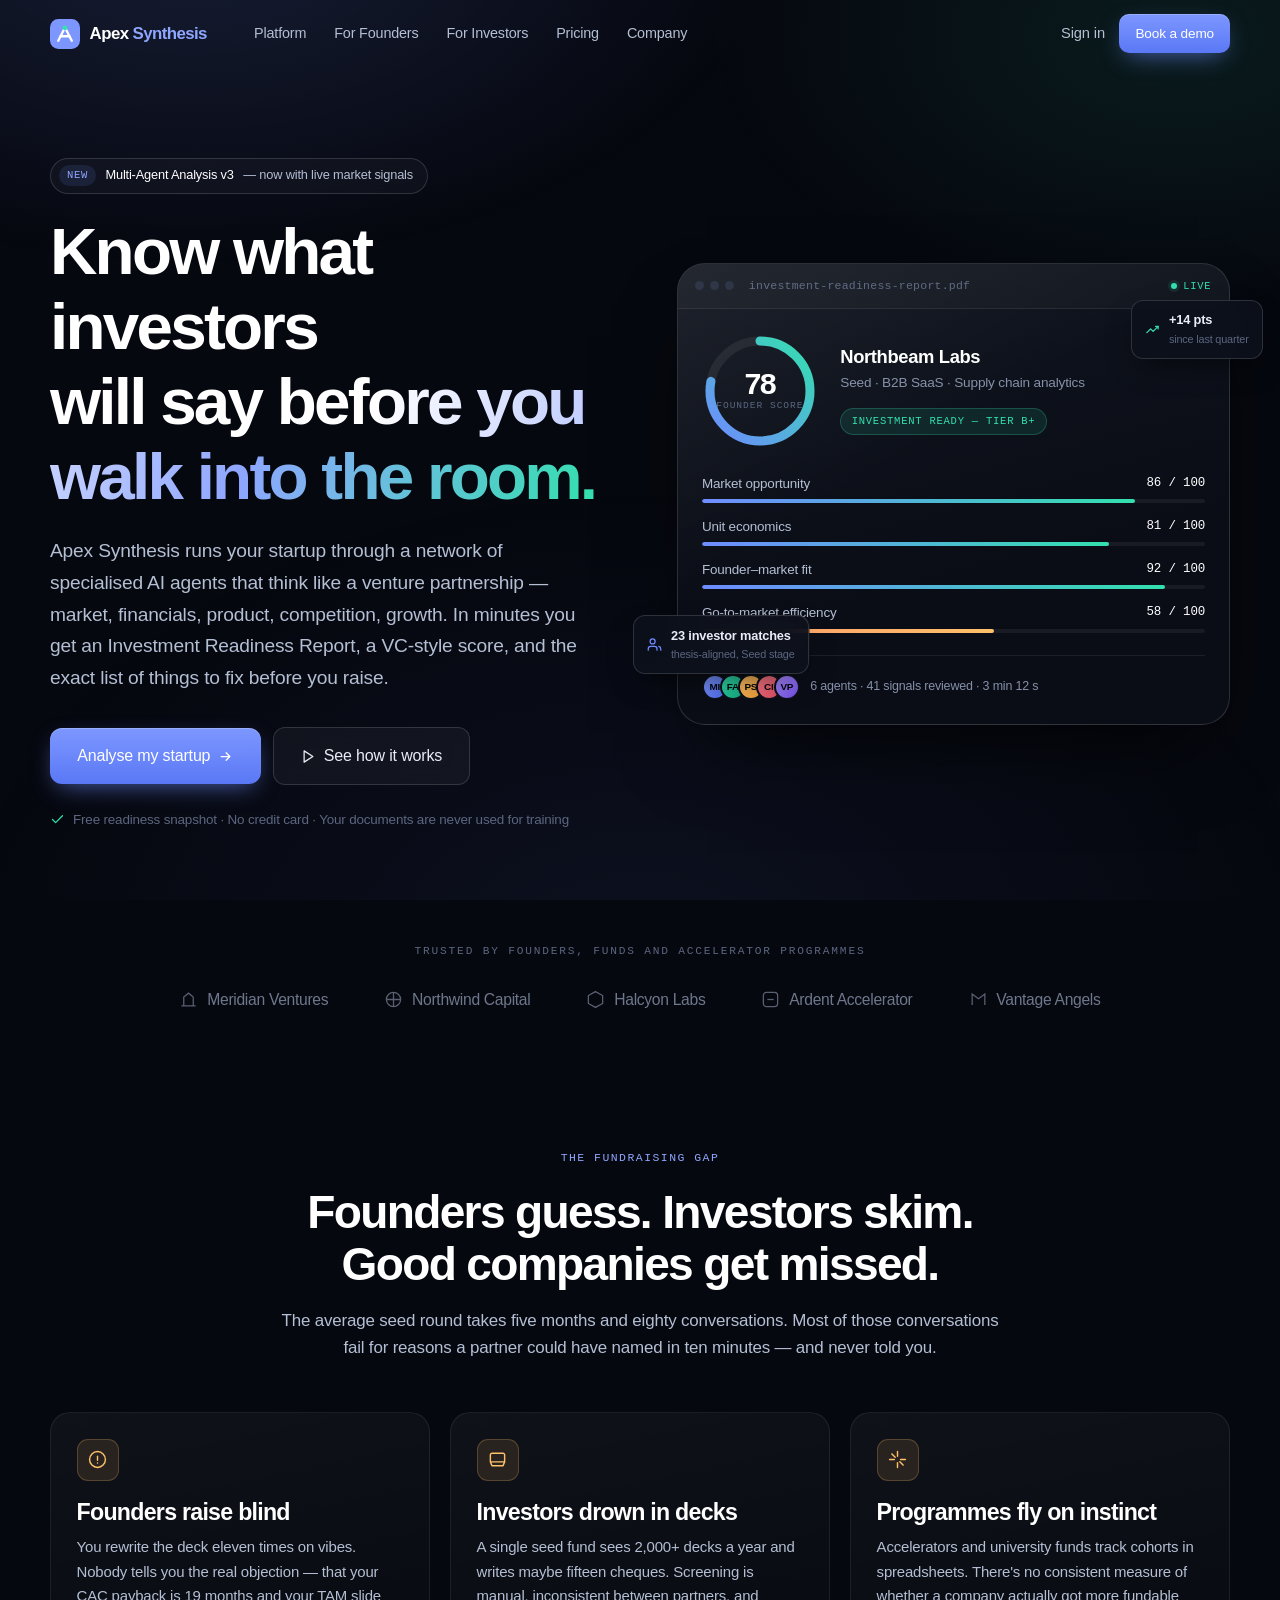
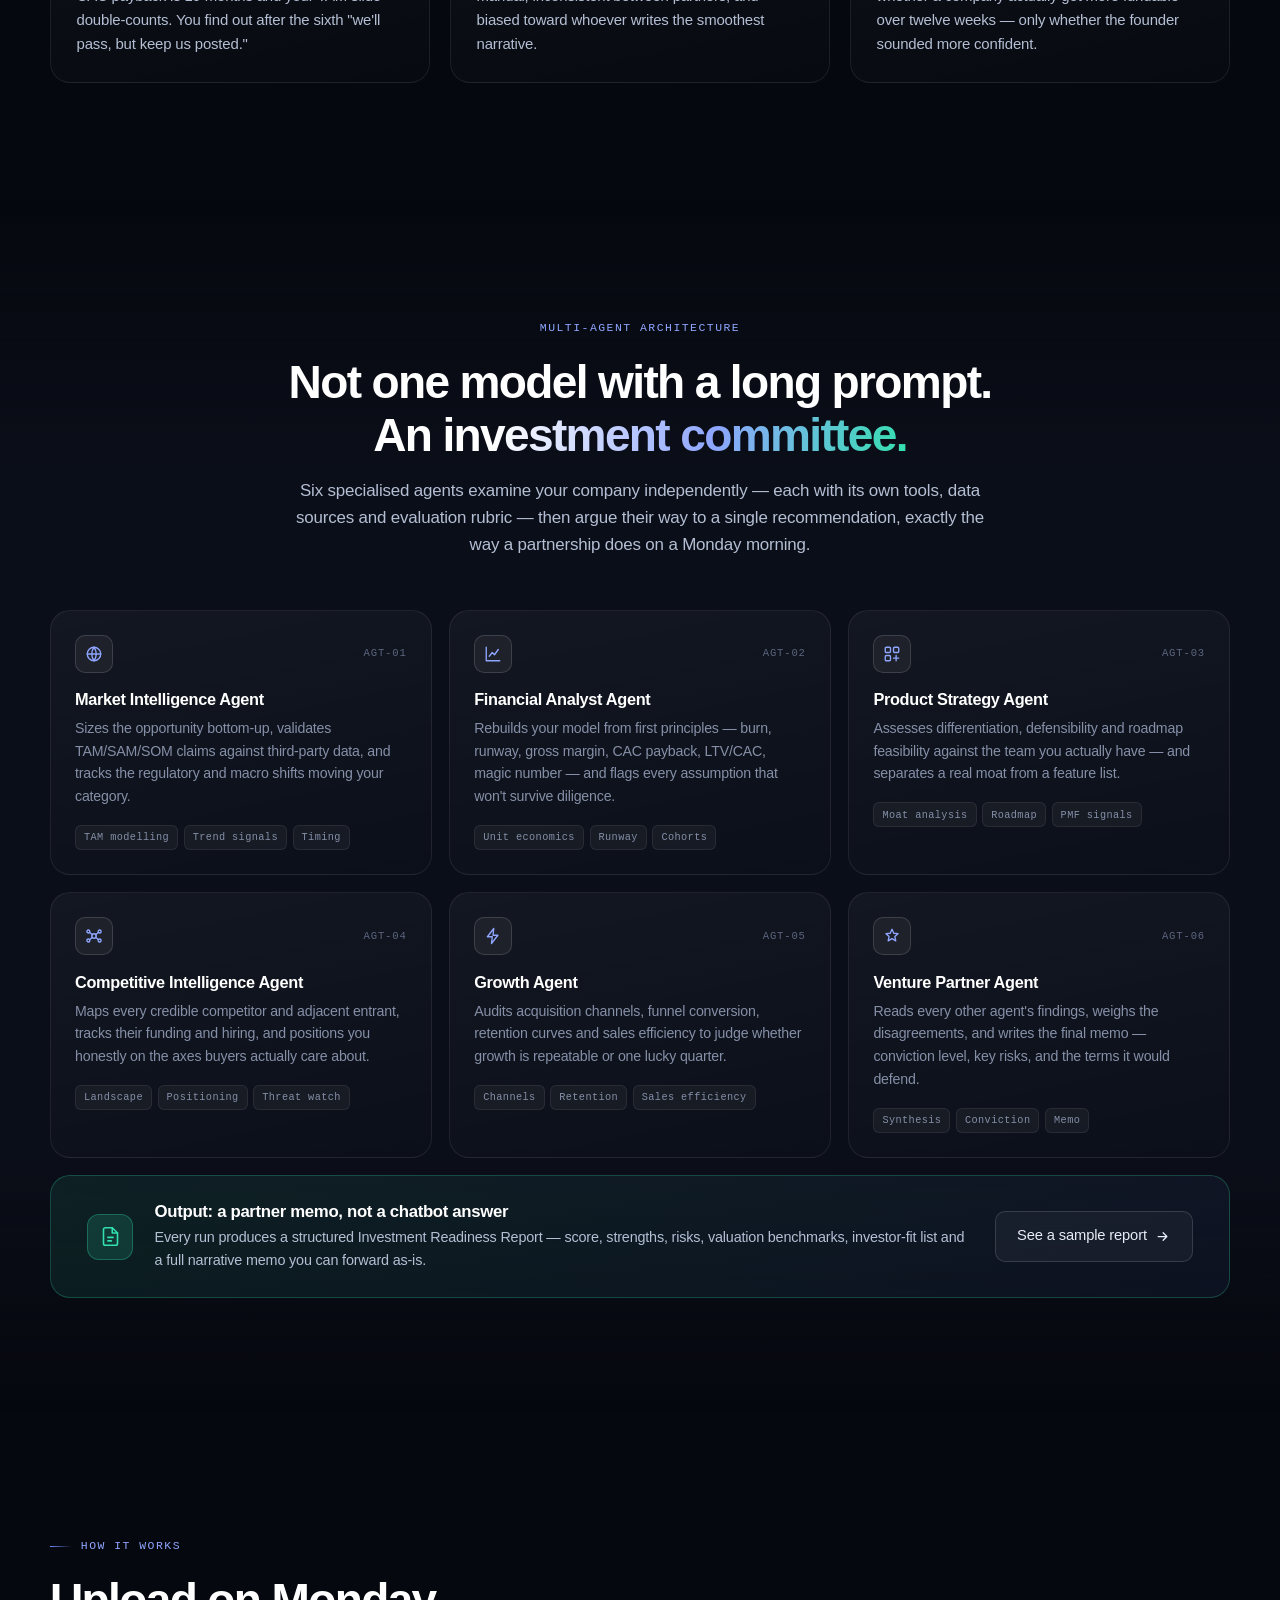
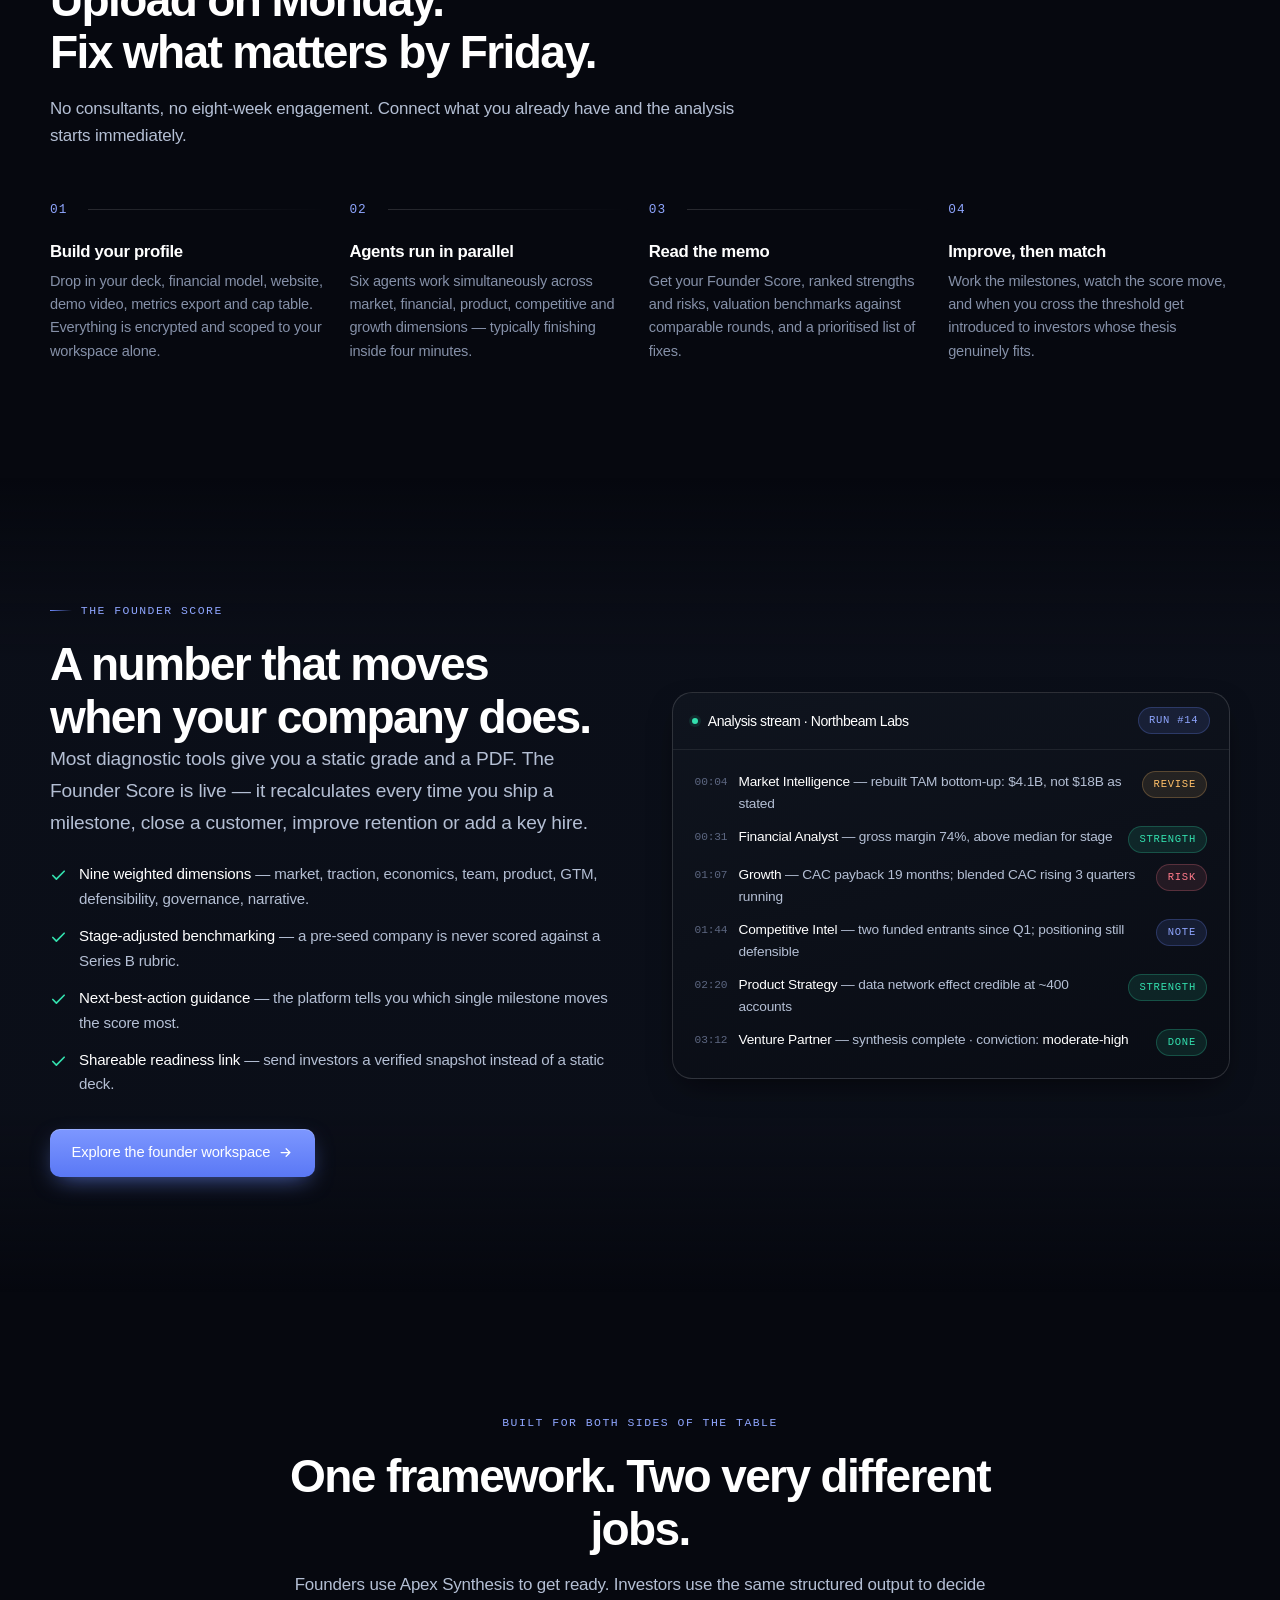
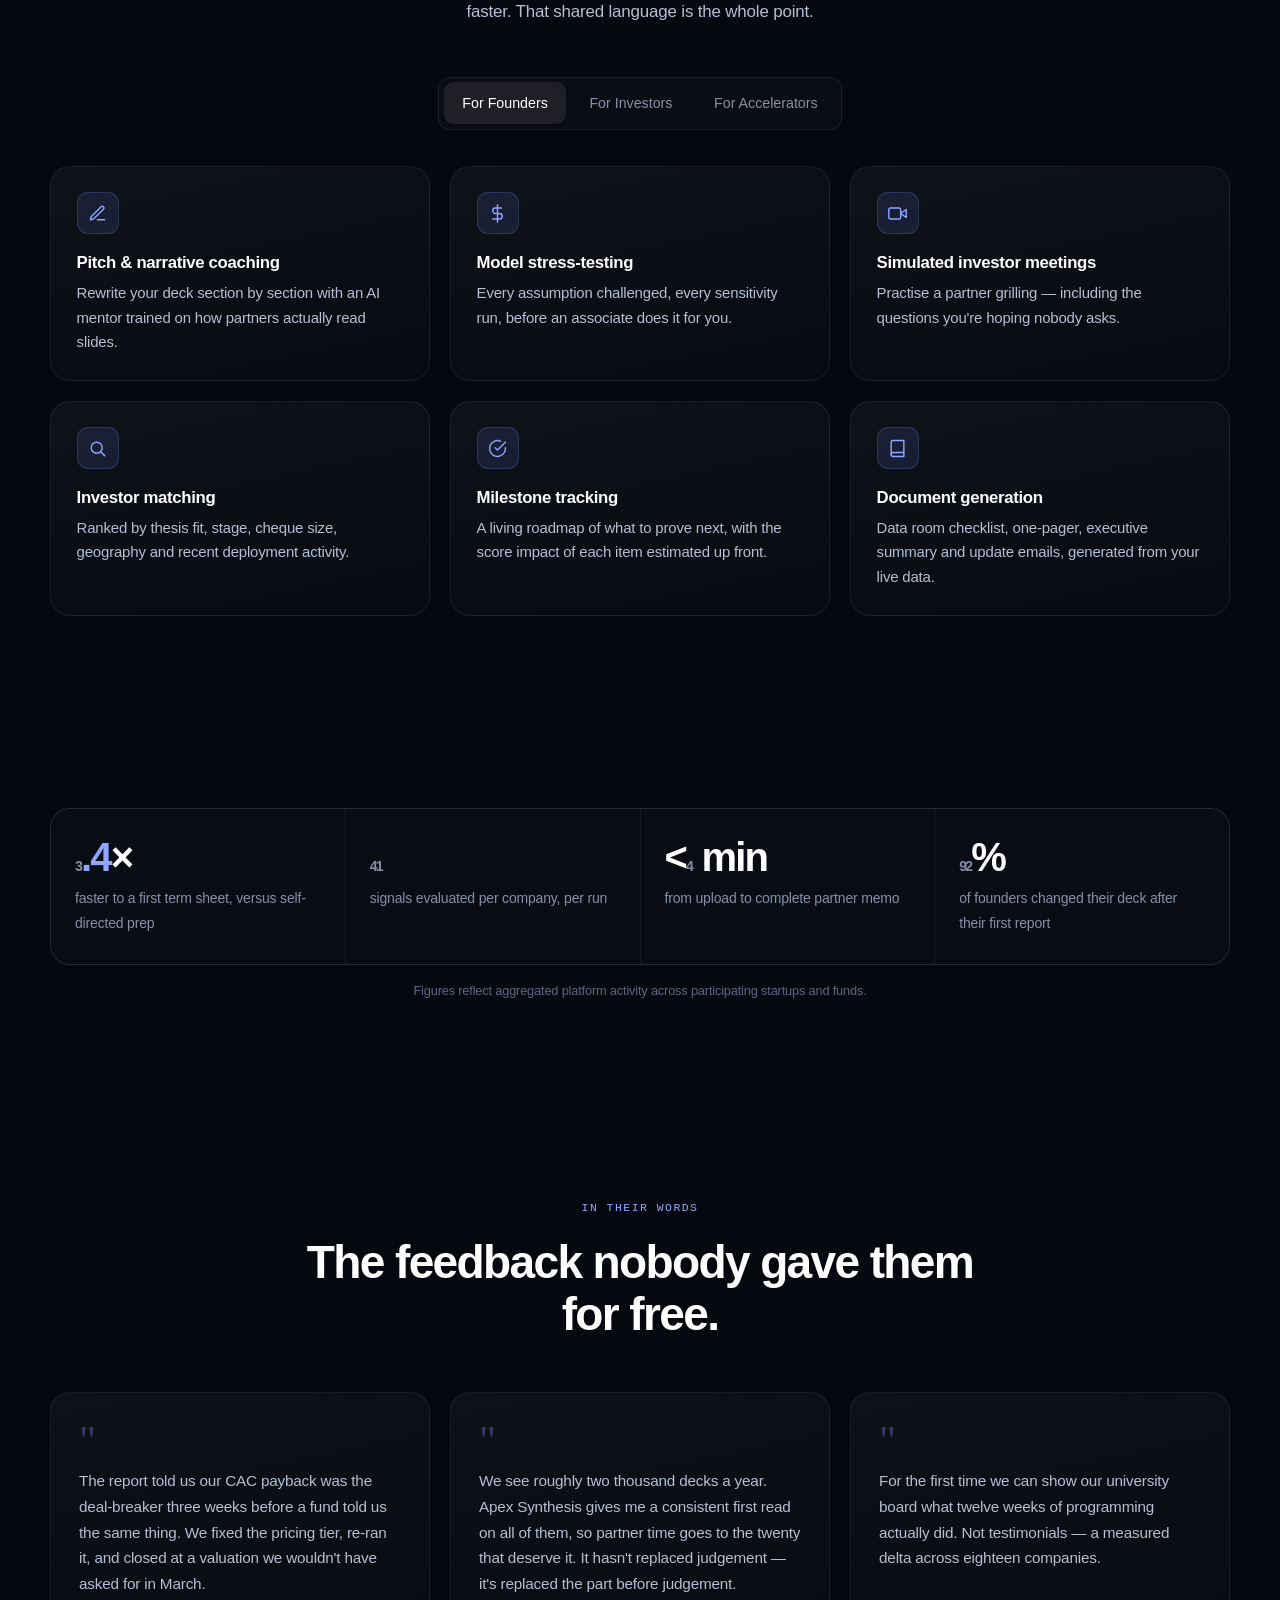
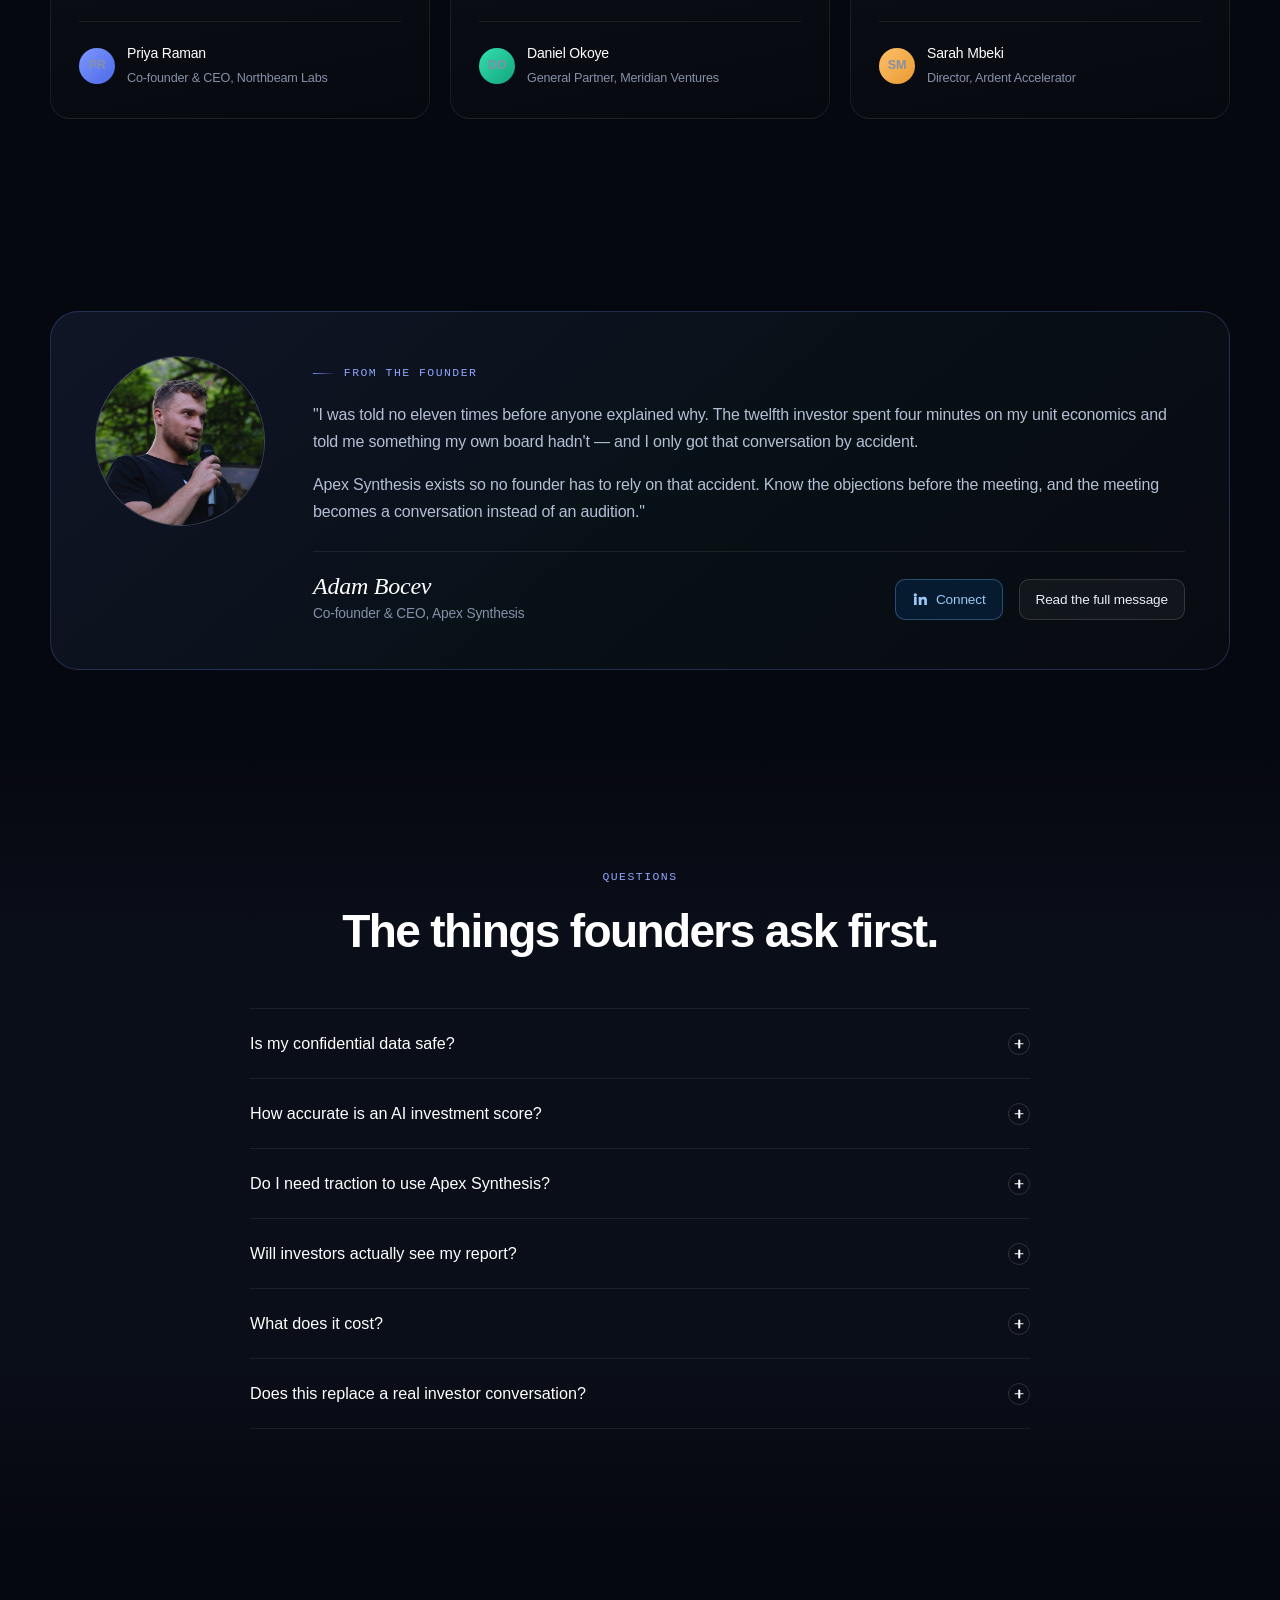
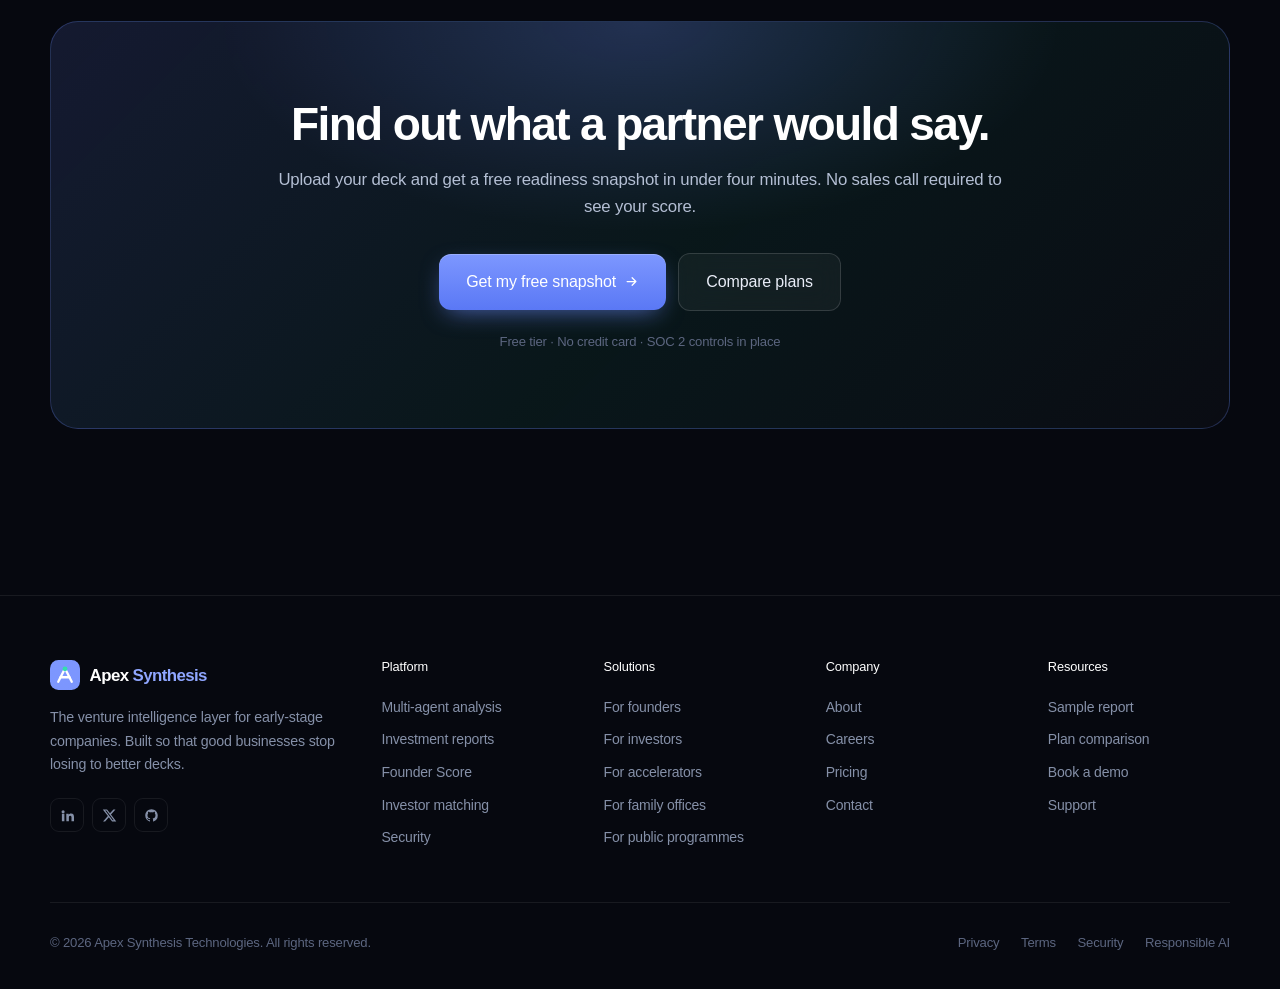
<file: index.html>
<!DOCTYPE html>
<html lang="en">
<head>
<meta charset="UTF-8">
<meta name="viewport" content="width=device-width, initial-scale=1">
<title>Apex Synthesis — AI Venture Intelligence for Startups &amp; Investors</title>
<meta name="description" content="Apex Synthesis is an AI venture intelligence platform. A network of specialised AI agents analyses your startup like a VC partnership would — producing an Investment Readiness Report, a Founder Score, and investor-fit recommendations in minutes.">
<meta name="theme-color" content="#06080F">
<meta property="og:title" content="Apex Synthesis — AI Venture Intelligence Platform">
<meta property="og:description" content="Know what investors will say before you walk into the room.">
<meta property="og:type" content="website">
<link rel="icon" href="data:image/svg+xml,<svg xmlns='http://www.w3.org/2000/svg' viewBox='0 0 32 32'><rect width='32' height='32' rx='8' fill='%236E8BFF'/><path d='M9 23L14.6 12M17.4 12L23 23M11.35 18.4h9.3' stroke='%23fff' stroke-width='2.4' fill='none' stroke-linecap='round'/><circle cx='16' cy='9.4' r='2.5' fill='%2333E0AE'/></svg>">
<link rel="stylesheet" href="assets/css/style.css">
</head>
<body>

<!-- ============ NAV ============ -->
<header class="nav">
  <div class="wrap nav__inner">
    <a href="index.html" class="logo" aria-label="Apex Synthesis home">
      <svg class="logo__mark" viewBox="0 0 32 32" fill="none" aria-hidden="true">
        <rect width="32" height="32" rx="9" fill="url(#lg)"/>
        <path d="M8.8 23.2L14.5 12M17.5 12L23.2 23.2" stroke="#fff" stroke-width="2.5" stroke-linecap="round"/>
        <path d="M11.3 18.4h9.4" stroke="#fff" stroke-width="2.5" stroke-linecap="round"/>
        <circle cx="16" cy="9.4" r="2.6" fill="#33E0AE"/>
        <defs><linearGradient id="lg" x1="0" y1="0" x2="32" y2="32">
          <stop stop-color="#7D97FF"/><stop offset="1" stop-color="#4C69E8"/>
        </linearGradient></defs>
      </svg>
      <span class="logo__text">Apex <span>Synthesis</span></span>
    </a>

    <nav class="nav__links" aria-label="Primary">
      <a href="platform.html">Platform</a>
      <a href="founders.html">For Founders</a>
      <a href="investors.html">For Investors</a>
      <a href="pricing.html">Pricing</a>
      <a href="about.html">Company</a>
    </nav>

    <div class="nav__actions">
      <a href="contact.html" class="btn btn--quiet">Sign in</a>
      <a href="contact.html" class="btn btn--primary btn--sm">Book a demo</a>
      <button class="nav__toggle" aria-label="Toggle menu" aria-expanded="false"><span></span></button>
    </div>
  </div>
</header>

<div class="nav__mobile">
  <a href="platform.html">Platform</a>
  <a href="founders.html">For Founders</a>
  <a href="investors.html">For Investors</a>
  <a href="pricing.html">Pricing</a>
  <a href="about.html">Company</a>
  <a href="contact.html">Contact</a>
  <a href="contact.html" class="btn btn--primary btn--block">Book a demo</a>
</div>

<main>

<!-- ============ HERO ============ -->
<section class="hero">
  <div class="wrap hero__grid">
    <div class="reveal">
      <span class="pill">
        <span class="tag">New</span>
        <b>Multi-Agent Analysis v3</b> — now with live market signals
      </span>

      <h1>Know what investors<br>will say <span class="gradient-text">before you<br>walk into the room.</span></h1>

      <p class="lead">
        Apex Synthesis runs your startup through a network of specialised AI agents that think
        like a venture partnership — market, financials, product, competition, growth.
        In minutes you get an Investment Readiness Report, a VC-style score, and the
        exact list of things to fix before you raise.
      </p>

      <div class="btn-row">
        <a href="contact.html" class="btn btn--primary btn--lg">
          Analyse my startup
          <svg class="arrow" viewBox="0 0 24 24" fill="none" stroke="currentColor" stroke-width="2" stroke-linecap="round" stroke-linejoin="round"><path d="M5 12h14M13 6l6 6-6 6"/></svg>
        </a>
        <a href="platform.html" class="btn btn--ghost btn--lg">
          <svg viewBox="0 0 24 24" fill="none" stroke="currentColor" stroke-width="2" stroke-linecap="round" stroke-linejoin="round"><polygon points="5 3 19 12 5 21 5 3"/></svg>
          See how it works
        </a>
      </div>

      <p class="hero__note">
        <svg width="15" height="15" viewBox="0 0 24 24" fill="none" stroke="#33E0AE" stroke-width="2" stroke-linecap="round" stroke-linejoin="round"><path d="M20 6L9 17l-5-5"/></svg>
        Free readiness snapshot · No credit card · Your documents are never used for training
      </p>
    </div>

    <div class="mock-wrap reveal" data-d="2">
      <div class="mock">
        <div class="mock__bar">
          <div class="mock__dots"><i></i><i></i><i></i></div>
          <span class="mock__title">investment-readiness-report.pdf</span>
          <span class="mock__live"><span class="dot dot--pulse"></span> Live</span>
        </div>

        <div class="mock__body">
          <div class="score-row">
            <div class="dial" data-score="78">
              <svg viewBox="0 0 116 116" aria-hidden="true">
                <defs><linearGradient id="dialGrad" x1="0" y1="0" x2="1" y2="1">
                  <stop stop-color="#6E8BFF"/><stop offset="1" stop-color="#33E0AE"/>
                </linearGradient></defs>
                <circle class="track" cx="58" cy="58" r="50"/>
                <circle class="fill"  cx="58" cy="58" r="50"/>
              </svg>
              <div class="dial__val">
                <b data-count>0</b>
                <span>Founder Score</span>
              </div>
            </div>

            <div class="score-meta">
              <h4>Northbeam Labs</h4>
              <p>Seed · B2B SaaS · Supply chain analytics</p>
              <span class="badge badge--mint">Investment ready — Tier B+</span>
            </div>
          </div>

          <div class="metrics">
            <div class="metric">
              <span class="metric__name">Market opportunity</span>
              <span class="metric__num">86 / 100</span>
              <span class="metric__bar" data-val="86"><i></i></span>
            </div>
            <div class="metric">
              <span class="metric__name">Unit economics</span>
              <span class="metric__num">81 / 100</span>
              <span class="metric__bar" data-val="81"><i></i></span>
            </div>
            <div class="metric">
              <span class="metric__name">Founder–market fit</span>
              <span class="metric__num">92 / 100</span>
              <span class="metric__bar" data-val="92"><i></i></span>
            </div>
            <div class="metric">
              <span class="metric__name">Go-to-market efficiency</span>
              <span class="metric__num">58 / 100</span>
              <span class="metric__bar is-warn" data-val="58"><i class="is-warn"></i></span>
            </div>
          </div>

          <div class="mock__foot">
            <div class="avatars">
              <i style="background:linear-gradient(135deg,#7D97FF,#4C69E8)">MI</i>
              <i style="background:linear-gradient(135deg,#33E0AE,#12A47B)">FA</i>
              <i style="background:linear-gradient(135deg,#FFC069,#E89A32)">PS</i>
              <i style="background:linear-gradient(135deg,#FF7A8A,#D84A5E)">CI</i>
              <i style="background:linear-gradient(135deg,#A78BFF,#6F4CE0)">VP</i>
            </div>
            <small>6 agents · 41 signals reviewed · 3 min 12 s</small>
          </div>
        </div>
      </div>

      <div class="float-chip float-chip--a">
        <svg viewBox="0 0 24 24" fill="none" stroke="#33E0AE" stroke-width="2" stroke-linecap="round" stroke-linejoin="round"><path d="M3 17l6-6 4 4 8-8"/><path d="M17 7h4v4"/></svg>
        <div><b>+14 pts</b><small>since last quarter</small></div>
      </div>

      <div class="float-chip float-chip--b">
        <svg viewBox="0 0 24 24" fill="none" stroke="#6E8BFF" stroke-width="2" stroke-linecap="round" stroke-linejoin="round"><path d="M16 21v-2a4 4 0 00-4-4H6a4 4 0 00-4 4v2"/><circle cx="9" cy="7" r="4"/><path d="M22 21v-2a4 4 0 00-3-3.87"/></svg>
        <div><b>23 investor matches</b><small>thesis-aligned, Seed stage</small></div>
      </div>
    </div>
  </div>
</section>

<!-- ============ TRUST ============ -->
<section class="trust">
  <div class="wrap reveal">
    <p class="trust__label">Trusted by founders, funds and accelerator programmes</p>
    <div class="trust__row">
      <span class="trust__item"><svg viewBox="0 0 24 24" fill="none" stroke="currentColor" stroke-width="1.6"><path d="M3 20h18M6 20V9l6-5 6 5v11"/></svg> Meridian Ventures</span>
      <span class="trust__item"><svg viewBox="0 0 24 24" fill="none" stroke="currentColor" stroke-width="1.6"><circle cx="12" cy="12" r="9"/><path d="M12 3v18M3 12h18"/></svg> Northwind Capital</span>
      <span class="trust__item"><svg viewBox="0 0 24 24" fill="none" stroke="currentColor" stroke-width="1.6"><path d="M12 2l9 5v10l-9 5-9-5V7z"/></svg> Halcyon Labs</span>
      <span class="trust__item"><svg viewBox="0 0 24 24" fill="none" stroke="currentColor" stroke-width="1.6"><rect x="3" y="3" width="18" height="18" rx="4"/><path d="M8 12h8"/></svg> Ardent Accelerator</span>
      <span class="trust__item"><svg viewBox="0 0 24 24" fill="none" stroke="currentColor" stroke-width="1.6"><path d="M4 19V5l8 6 8-6v14"/></svg> Vantage Angels</span>
    </div>
  </div>
</section>

<!-- ============ PROBLEM ============ -->
<section class="section">
  <div class="wrap">
    <div class="sec-head sec-head--center reveal">
      <span class="eyebrow">The fundraising gap</span>
      <h2>Founders guess. Investors skim.<br>Good companies get missed.</h2>
      <p>The average seed round takes five months and eighty conversations. Most of those
         conversations fail for reasons a partner could have named in ten minutes — and
         never told you.</p>
    </div>

    <div class="grid grid-3">
      <article class="card card--glow reveal" data-d="1">
        <div class="card__icon card__icon--amber">
          <svg viewBox="0 0 24 24" fill="none" stroke="currentColor" stroke-width="1.8" stroke-linecap="round" stroke-linejoin="round"><circle cx="12" cy="12" r="10"/><path d="M12 8v5M12 16.5h.01"/></svg>
        </div>
        <h3>Founders raise blind</h3>
        <p>You rewrite the deck eleven times on vibes. Nobody tells you the real objection —
           that your CAC payback is 19 months and your TAM slide double-counts. You find out
           after the sixth "we'll pass, but keep us posted."</p>
      </article>

      <article class="card card--glow reveal" data-d="2">
        <div class="card__icon card__icon--amber">
          <svg viewBox="0 0 24 24" fill="none" stroke="currentColor" stroke-width="1.8" stroke-linecap="round" stroke-linejoin="round"><path d="M21 15V6a2 2 0 00-2-2H5a2 2 0 00-2 2v9M3 15h18M3 15l2 5h14l2-5"/></svg>
        </div>
        <h3>Investors drown in decks</h3>
        <p>A single seed fund sees 2,000+ decks a year and writes maybe fifteen cheques.
           Screening is manual, inconsistent between partners, and biased toward
           whoever writes the smoothest narrative.</p>
      </article>

      <article class="card card--glow reveal" data-d="3">
        <div class="card__icon card__icon--amber">
          <svg viewBox="0 0 24 24" fill="none" stroke="currentColor" stroke-width="1.8" stroke-linecap="round" stroke-linejoin="round"><path d="M12 2v6M12 16v6M4.9 4.9l4.2 4.2M14.9 14.9l4.2 4.2M2 12h6M16 12h6"/></svg>
        </div>
        <h3>Programmes fly on instinct</h3>
        <p>Accelerators and university funds track cohorts in spreadsheets. There's no
           consistent measure of whether a company actually got more fundable over
           twelve weeks — only whether the founder sounded more confident.</p>
      </article>
    </div>
  </div>
</section>

<!-- ============ AGENTS ============ -->
<section class="section section--alt" id="agents">
  <div class="wrap">
    <div class="sec-head sec-head--center reveal">
      <span class="eyebrow">Multi-agent architecture</span>
      <h2>Not one model with a long prompt.<br>An <span class="gradient-text">investment committee.</span></h2>
      <p>Six specialised agents examine your company independently — each with its own tools,
         data sources and evaluation rubric — then argue their way to a single recommendation,
         exactly the way a partnership does on a Monday morning.</p>
    </div>

    <div class="agents">
      <article class="agent reveal" data-d="1">
        <div class="agent__top">
          <div class="agent__ico"><svg viewBox="0 0 24 24" fill="none" stroke="currentColor" stroke-width="1.8" stroke-linecap="round" stroke-linejoin="round"><circle cx="12" cy="12" r="9"/><path d="M3 12h18M12 3a15 15 0 010 18a15 15 0 010-18"/></svg></div>
          <span class="agent__id">AGT-01</span>
        </div>
        <h4>Market Intelligence Agent</h4>
        <p>Sizes the opportunity bottom-up, validates TAM/SAM/SOM claims against third-party
           data, and tracks the regulatory and macro shifts moving your category.</p>
        <div class="agent__tags"><span>TAM modelling</span><span>Trend signals</span><span>Timing</span></div>
      </article>

      <article class="agent reveal" data-d="2">
        <div class="agent__top">
          <div class="agent__ico"><svg viewBox="0 0 24 24" fill="none" stroke="currentColor" stroke-width="1.8" stroke-linecap="round" stroke-linejoin="round"><path d="M3 3v18h18"/><path d="M7 15l4-5 3 3 5-7"/></svg></div>
          <span class="agent__id">AGT-02</span>
        </div>
        <h4>Financial Analyst Agent</h4>
        <p>Rebuilds your model from first principles — burn, runway, gross margin, CAC payback,
           LTV/CAC, magic number — and flags every assumption that won't survive diligence.</p>
        <div class="agent__tags"><span>Unit economics</span><span>Runway</span><span>Cohorts</span></div>
      </article>

      <article class="agent reveal" data-d="3">
        <div class="agent__top">
          <div class="agent__ico"><svg viewBox="0 0 24 24" fill="none" stroke="currentColor" stroke-width="1.8" stroke-linecap="round" stroke-linejoin="round"><rect x="3" y="3" width="7" height="7" rx="1.5"/><rect x="14" y="3" width="7" height="7" rx="1.5"/><rect x="3" y="14" width="7" height="7" rx="1.5"/><path d="M14 17.5h7M17.5 14v7"/></svg></div>
          <span class="agent__id">AGT-03</span>
        </div>
        <h4>Product Strategy Agent</h4>
        <p>Assesses differentiation, defensibility and roadmap feasibility against the team
           you actually have — and separates a real moat from a feature list.</p>
        <div class="agent__tags"><span>Moat analysis</span><span>Roadmap</span><span>PMF signals</span></div>
      </article>

      <article class="agent reveal" data-d="1">
        <div class="agent__top">
          <div class="agent__ico"><svg viewBox="0 0 24 24" fill="none" stroke="currentColor" stroke-width="1.8" stroke-linecap="round" stroke-linejoin="round"><circle cx="12" cy="12" r="3"/><circle cx="4.5" cy="6" r="2"/><circle cx="19.5" cy="6" r="2"/><circle cx="4.5" cy="18" r="2"/><circle cx="19.5" cy="18" r="2"/><path d="M6.3 7.2L10 10.4M17.7 7.2L14 10.4M6.3 16.8L10 13.6M17.7 16.8L14 13.6"/></svg></div>
          <span class="agent__id">AGT-04</span>
        </div>
        <h4>Competitive Intelligence Agent</h4>
        <p>Maps every credible competitor and adjacent entrant, tracks their funding and
           hiring, and positions you honestly on the axes buyers actually care about.</p>
        <div class="agent__tags"><span>Landscape</span><span>Positioning</span><span>Threat watch</span></div>
      </article>

      <article class="agent reveal" data-d="2">
        <div class="agent__top">
          <div class="agent__ico"><svg viewBox="0 0 24 24" fill="none" stroke="currentColor" stroke-width="1.8" stroke-linecap="round" stroke-linejoin="round"><path d="M13 2L4.5 13H11l-1 9 8.5-11H12l1-9z"/></svg></div>
          <span class="agent__id">AGT-05</span>
        </div>
        <h4>Growth Agent</h4>
        <p>Audits acquisition channels, funnel conversion, retention curves and sales
           efficiency to judge whether growth is repeatable or one lucky quarter.</p>
        <div class="agent__tags"><span>Channels</span><span>Retention</span><span>Sales efficiency</span></div>
      </article>

      <article class="agent reveal" data-d="3">
        <div class="agent__top">
          <div class="agent__ico"><svg viewBox="0 0 24 24" fill="none" stroke="currentColor" stroke-width="1.8" stroke-linecap="round" stroke-linejoin="round"><path d="M12 3l2.4 5.3 5.6.6-4.2 3.9 1.2 5.7L12 15.6 6.9 18.5l1.2-5.7L4 8.9l5.6-.6L12 3z"/></svg></div>
          <span class="agent__id">AGT-06</span>
        </div>
        <h4>Venture Partner Agent</h4>
        <p>Reads every other agent's findings, weighs the disagreements, and writes the
           final memo — conviction level, key risks, and the terms it would defend.</p>
        <div class="agent__tags"><span>Synthesis</span><span>Conviction</span><span>Memo</span></div>
      </article>
    </div>

    <div class="synth reveal">
      <div class="synth__ico">
        <svg viewBox="0 0 24 24" fill="none" stroke="currentColor" stroke-width="1.8" stroke-linecap="round" stroke-linejoin="round"><path d="M14 2H6a2 2 0 00-2 2v16a2 2 0 002 2h12a2 2 0 002-2V8z"/><path d="M14 2v6h6M9 13h6M9 17h4"/></svg>
      </div>
      <div>
        <h4>Output: a partner memo, not a chatbot answer</h4>
        <p>Every run produces a structured Investment Readiness Report — score, strengths,
           risks, valuation benchmarks, investor-fit list and a full narrative memo you can
           forward as-is.</p>
      </div>
      <a href="platform.html" class="btn btn--ghost">See a sample report
        <svg class="arrow" viewBox="0 0 24 24" fill="none" stroke="currentColor" stroke-width="2" stroke-linecap="round" stroke-linejoin="round"><path d="M5 12h14M13 6l6 6-6 6"/></svg>
      </a>
    </div>
  </div>
</section>

<!-- ============ HOW IT WORKS ============ -->
<section class="section">
  <div class="wrap">
    <div class="sec-head reveal">
      <span class="eyebrow">How it works</span>
      <h2>Upload on Monday.<br>Fix what matters by Friday.</h2>
      <p>No consultants, no eight-week engagement. Connect what you already have and the
         analysis starts immediately.</p>
    </div>

    <div class="steps">
      <div class="step reveal" data-d="1">
        <h4>Build your profile</h4>
        <p>Drop in your deck, financial model, website, demo video, metrics export and
           cap table. Everything is encrypted and scoped to your workspace alone.</p>
      </div>
      <div class="step reveal" data-d="2">
        <h4>Agents run in parallel</h4>
        <p>Six agents work simultaneously across market, financial, product, competitive
           and growth dimensions — typically finishing inside four minutes.</p>
      </div>
      <div class="step reveal" data-d="3">
        <h4>Read the memo</h4>
        <p>Get your Founder Score, ranked strengths and risks, valuation benchmarks
           against comparable rounds, and a prioritised list of fixes.</p>
      </div>
      <div class="step reveal" data-d="4">
        <h4>Improve, then match</h4>
        <p>Work the milestones, watch the score move, and when you cross the threshold
           get introduced to investors whose thesis genuinely fits.</p>
      </div>
    </div>
  </div>
</section>

<!-- ============ SPLIT: FOUNDER SCORE ============ -->
<section class="section section--alt">
  <div class="wrap">
    <div class="split">
      <div class="reveal">
        <span class="eyebrow">The Founder Score</span>
        <h2>A number that moves when your company does.</h2>
        <p class="lead">Most diagnostic tools give you a static grade and a PDF. The Founder Score
           is live — it recalculates every time you ship a milestone, close a customer, improve
           retention or add a key hire.</p>
        <ul class="checklist">
          <li><svg viewBox="0 0 24 24" fill="none" stroke="currentColor" stroke-width="2.4" stroke-linecap="round" stroke-linejoin="round"><path d="M20 6L9 17l-5-5"/></svg><span><b>Nine weighted dimensions</b> — market, traction, economics, team, product, GTM, defensibility, governance, narrative.</span></li>
          <li><svg viewBox="0 0 24 24" fill="none" stroke="currentColor" stroke-width="2.4" stroke-linecap="round" stroke-linejoin="round"><path d="M20 6L9 17l-5-5"/></svg><span><b>Stage-adjusted benchmarking</b> — a pre-seed company is never scored against a Series B rubric.</span></li>
          <li><svg viewBox="0 0 24 24" fill="none" stroke="currentColor" stroke-width="2.4" stroke-linecap="round" stroke-linejoin="round"><path d="M20 6L9 17l-5-5"/></svg><span><b>Next-best-action guidance</b> — the platform tells you which single milestone moves the score most.</span></li>
          <li><svg viewBox="0 0 24 24" fill="none" stroke="currentColor" stroke-width="2.4" stroke-linecap="round" stroke-linejoin="round"><path d="M20 6L9 17l-5-5"/></svg><span><b>Shareable readiness link</b> — send investors a verified snapshot instead of a static deck.</span></li>
        </ul>
        <div class="btn-row" style="margin-top:2rem">
          <a href="founders.html" class="btn btn--primary">Explore the founder workspace
            <svg class="arrow" viewBox="0 0 24 24" fill="none" stroke="currentColor" stroke-width="2" stroke-linecap="round" stroke-linejoin="round"><path d="M5 12h14M13 6l6 6-6 6"/></svg>
          </a>
        </div>
      </div>

      <div class="split__media reveal" data-d="2">
        <div class="panel">
          <div class="panel__head">
            <span class="dot dot--pulse"></span>
            <h5>Analysis stream · Northbeam Labs</h5>
            <span class="badge badge--blue">Run #14</span>
          </div>
          <div class="panel__body">
            <div class="log">
              <div class="log__line"><span class="t">00:04</span><span class="n"><b>Market Intelligence</b> — rebuilt TAM bottom-up: $4.1B, not $18B as stated</span><span class="s badge badge--amber">Revise</span></div>
              <div class="log__line"><span class="t">00:31</span><span class="n"><b>Financial Analyst</b> — gross margin 74%, above median for stage</span><span class="s badge badge--mint">Strength</span></div>
              <div class="log__line"><span class="t">01:07</span><span class="n"><b>Growth</b> — CAC payback 19 months; blended CAC rising 3 quarters running</span><span class="s badge badge--rose">Risk</span></div>
              <div class="log__line"><span class="t">01:44</span><span class="n"><b>Competitive Intel</b> — two funded entrants since Q1; positioning still defensible</span><span class="s badge badge--blue">Note</span></div>
              <div class="log__line"><span class="t">02:20</span><span class="n"><b>Product Strategy</b> — data network effect credible at ~400 accounts</span><span class="s badge badge--mint">Strength</span></div>
              <div class="log__line"><span class="t">03:12</span><span class="n"><b>Venture Partner</b> — synthesis complete · conviction: <b>moderate-high</b></span><span class="s badge badge--mint">Done</span></div>
            </div>
          </div>
        </div>
      </div>
    </div>
  </div>
</section>

<!-- ============ AUDIENCE TABS ============ -->
<section class="section">
  <div class="wrap">
    <div class="sec-head sec-head--center reveal">
      <span class="eyebrow">Built for both sides of the table</span>
      <h2>One framework. Two very different jobs.</h2>
      <p>Founders use Apex Synthesis to get ready. Investors use the same structured output to
         decide faster. That shared language is the whole point.</p>
    </div>

    <div data-tabs class="reveal">
      <div class="tabs tabs--center" role="tablist">
        <button class="tab is-active" data-tab="f" role="tab" aria-selected="true">For Founders</button>
        <button class="tab" data-tab="i" role="tab" aria-selected="false">For Investors</button>
        <button class="tab" data-tab="a" role="tab" aria-selected="false">For Accelerators</button>
      </div>

      <div class="tab-panel is-active" data-panel="f">
        <div class="grid grid-3">
          <article class="card"><div class="card__icon"><svg viewBox="0 0 24 24" fill="none" stroke="currentColor" stroke-width="1.8" stroke-linecap="round" stroke-linejoin="round"><path d="M12 20h9M16.5 3.5a2.1 2.1 0 013 3L7 19l-4 1 1-4z"/></svg></div><h4>Pitch &amp; narrative coaching</h4><p>Rewrite your deck section by section with an AI mentor trained on how partners actually read slides.</p></article>
          <article class="card"><div class="card__icon"><svg viewBox="0 0 24 24" fill="none" stroke="currentColor" stroke-width="1.8" stroke-linecap="round" stroke-linejoin="round"><path d="M12 1v22M17 5H9.5a3.5 3.5 0 000 7h5a3.5 3.5 0 010 7H6"/></svg></div><h4>Model stress-testing</h4><p>Every assumption challenged, every sensitivity run, before an associate does it for you.</p></article>
          <article class="card"><div class="card__icon"><svg viewBox="0 0 24 24" fill="none" stroke="currentColor" stroke-width="1.8" stroke-linecap="round" stroke-linejoin="round"><path d="M23 7l-7 5 7 5V7z"/><rect x="1" y="5" width="15" height="14" rx="2"/></svg></div><h4>Simulated investor meetings</h4><p>Practise a partner grilling — including the questions you're hoping nobody asks.</p></article>
          <article class="card"><div class="card__icon"><svg viewBox="0 0 24 24" fill="none" stroke="currentColor" stroke-width="1.8" stroke-linecap="round" stroke-linejoin="round"><circle cx="11" cy="11" r="7"/><path d="M21 21l-4.3-4.3"/></svg></div><h4>Investor matching</h4><p>Ranked by thesis fit, stage, cheque size, geography and recent deployment activity.</p></article>
          <article class="card"><div class="card__icon"><svg viewBox="0 0 24 24" fill="none" stroke="currentColor" stroke-width="1.8" stroke-linecap="round" stroke-linejoin="round"><path d="M22 11.1V12a10 10 0 11-5.9-9.1"/><path d="M22 4l-10 10-3-3"/></svg></div><h4>Milestone tracking</h4><p>A living roadmap of what to prove next, with the score impact of each item estimated up front.</p></article>
          <article class="card"><div class="card__icon"><svg viewBox="0 0 24 24" fill="none" stroke="currentColor" stroke-width="1.8" stroke-linecap="round" stroke-linejoin="round"><path d="M4 19.5A2.5 2.5 0 016.5 17H20"/><path d="M6.5 2H20v20H6.5A2.5 2.5 0 014 19.5v-15A2.5 2.5 0 016.5 2z"/></svg></div><h4>Document generation</h4><p>Data room checklist, one-pager, executive summary and update emails, generated from your live data.</p></article>
        </div>
      </div>

      <div class="tab-panel" data-panel="i">
        <div class="grid grid-3">
          <article class="card"><div class="card__icon card__icon--mint"><svg viewBox="0 0 24 24" fill="none" stroke="currentColor" stroke-width="1.8" stroke-linecap="round" stroke-linejoin="round"><path d="M3 6h18M6 12h12M10 18h4"/></svg></div><h4>Standardised screening</h4><p>Every inbound deck returned as the same structured report, so partners compare like with like.</p></article>
          <article class="card"><div class="card__icon card__icon--mint"><svg viewBox="0 0 24 24" fill="none" stroke="currentColor" stroke-width="1.8" stroke-linecap="round" stroke-linejoin="round"><rect x="3" y="3" width="18" height="18" rx="3"/><path d="M9 9h6v6H9z"/></svg></div><h4>Comparison dashboards</h4><p>Rank a pipeline on any dimension — economics, growth quality, team, market timing.</p></article>
          <article class="card"><div class="card__icon card__icon--mint"><svg viewBox="0 0 24 24" fill="none" stroke="currentColor" stroke-width="1.8" stroke-linecap="round" stroke-linejoin="round"><path d="M20 21v-2a4 4 0 00-4-4H8a4 4 0 00-4 4v2"/><circle cx="12" cy="7" r="4"/></svg></div><h4>Founder credibility analysis</h4><p>Track record, domain depth and team composition assessed against the problem being solved.</p></article>
          <article class="card"><div class="card__icon card__icon--mint"><svg viewBox="0 0 24 24" fill="none" stroke="currentColor" stroke-width="1.8" stroke-linecap="round" stroke-linejoin="round"><path d="M14 2H6a2 2 0 00-2 2v16a2 2 0 002 2h12a2 2 0 002-2V8z"/><path d="M14 2v6h6"/></svg></div><h4>Automated diligence summaries</h4><p>First-pass diligence packs drafted in minutes, with every claim linked to its source document.</p></article>
          <article class="card"><div class="card__icon card__icon--mint"><svg viewBox="0 0 24 24" fill="none" stroke="currentColor" stroke-width="1.8" stroke-linecap="round" stroke-linejoin="round"><path d="M12 2l3 6.5 7 .9-5 4.8 1.2 7L12 17.9 5.8 21.2 7 14.2 2 9.4l7-.9L12 2z"/></svg></div><h4>Hidden-gem surfacing</h4><p>Strong fundamentals wrapped in a weak deck get flagged instead of filtered out.</p></article>
          <article class="card"><div class="card__icon card__icon--mint"><svg viewBox="0 0 24 24" fill="none" stroke="currentColor" stroke-width="1.8" stroke-linecap="round" stroke-linejoin="round"><path d="M3 3v18h18"/><path d="M18 17V9M13 17V5M8 17v-4"/></svg></div><h4>Portfolio monitoring</h4><p>Track readiness across existing holdings and spot which companies are drifting before the board deck says so.</p></article>
        </div>
      </div>

      <div class="tab-panel" data-panel="a">
        <div class="grid grid-3">
          <article class="card"><div class="card__icon card__icon--amber"><svg viewBox="0 0 24 24" fill="none" stroke="currentColor" stroke-width="1.8" stroke-linecap="round" stroke-linejoin="round"><path d="M22 10L12 5 2 10l10 5 10-5z"/><path d="M6 12v5c0 1.7 2.7 3 6 3s6-1.3 6-3v-5"/></svg></div><h4>Cohort dashboards</h4><p>See every company in the programme on one readiness axis, updated weekly.</p></article>
          <article class="card"><div class="card__icon card__icon--amber"><svg viewBox="0 0 24 24" fill="none" stroke="currentColor" stroke-width="1.8" stroke-linecap="round" stroke-linejoin="round"><path d="M3 17l6-6 4 4 8-8"/><path d="M17 7h4v4"/></svg></div><h4>Progress measurement</h4><p>Quantify what twelve weeks of programming actually changed, company by company.</p></article>
          <article class="card"><div class="card__icon card__icon--amber"><svg viewBox="0 0 24 24" fill="none" stroke="currentColor" stroke-width="1.8" stroke-linecap="round" stroke-linejoin="round"><circle cx="12" cy="12" r="10"/><path d="M12 6v6l4 2"/></svg></div><h4>Demo-day readiness</h4><p>Know which companies are ready to pitch and which need another six weeks — before you print the programme.</p></article>
          <article class="card"><div class="card__icon card__icon--amber"><svg viewBox="0 0 24 24" fill="none" stroke="currentColor" stroke-width="1.8" stroke-linecap="round" stroke-linejoin="round"><path d="M16 21v-2a4 4 0 00-4-4H6a4 4 0 00-4 4v2"/><circle cx="9" cy="7" r="4"/><path d="M22 21v-2a4 4 0 00-3-3.87"/></svg></div><h4>Mentor allocation</h4><p>Route the right mentor to the right gap, based on the weakest scored dimension.</p></article>
          <article class="card"><div class="card__icon card__icon--amber"><svg viewBox="0 0 24 24" fill="none" stroke="currentColor" stroke-width="1.8" stroke-linecap="round" stroke-linejoin="round"><path d="M14 2H6a2 2 0 00-2 2v16a2 2 0 002 2h12a2 2 0 002-2V8z"/><path d="M9 13h6M9 17h4"/></svg></div><h4>Stakeholder reporting</h4><p>Generate LP, university or government reports with defensible, consistent metrics.</p></article>
          <article class="card"><div class="card__icon card__icon--amber"><svg viewBox="0 0 24 24" fill="none" stroke="currentColor" stroke-width="1.8" stroke-linecap="round" stroke-linejoin="round"><path d="M12 2l9 5v10l-9 5-9-5V7z"/><path d="M12 12l9-5M12 12v10M12 12L3 7"/></svg></div><h4>Selection scoring</h4><p>Screen applications to your next cohort with the same rubric you'll graduate them against.</p></article>
        </div>
      </div>
    </div>
  </div>
</section>

<!-- ============ STATS ============ -->
<section class="section--tight">
  <div class="wrap reveal">
    <div class="stats">
      <div class="stat"><b><span data-to="3">0</span><em>.4</em>×</b><span>faster to a first term sheet, versus self-directed prep</span></div>
      <div class="stat"><b><span data-to="41">0</span></b><span>signals evaluated per company, per run</span></div>
      <div class="stat"><b>&lt;<span data-to="4">0</span> min</b><span>from upload to complete partner memo</span></div>
      <div class="stat"><b><span data-to="92">0</span>%</b><span>of founders changed their deck after their first report</span></div>
    </div>
    <p class="form__note" style="margin-top:1rem;text-align:center">Figures reflect aggregated platform activity across participating startups and funds.</p>
  </div>
</section>

<!-- ============ TESTIMONIALS ============ -->
<section class="section">
  <div class="wrap">
    <div class="sec-head sec-head--center reveal">
      <span class="eyebrow">In their words</span>
      <h2>The feedback nobody gave them for free.</h2>
    </div>

    <div class="quotes">
      <article class="quote reveal" data-d="1">
        <div class="quote__mark">"</div>
        <p>The report told us our CAC payback was the deal-breaker three weeks before a fund
           told us the same thing. We fixed the pricing tier, re-ran it, and closed at a
           valuation we wouldn't have asked for in March.</p>
        <div class="quote__by">
          <span class="quote__av" style="background:linear-gradient(135deg,#7D97FF,#4C69E8)">PR</span>
          <div><b>Priya Raman</b><span>Co-founder &amp; CEO, Northbeam Labs</span></div>
        </div>
      </article>

      <article class="quote reveal" data-d="2">
        <div class="quote__mark">"</div>
        <p>We see roughly two thousand decks a year. Apex Synthesis gives me a consistent first read
           on all of them, so partner time goes to the twenty that deserve it. It hasn't replaced
           judgement — it's replaced the part before judgement.</p>
        <div class="quote__by">
          <span class="quote__av" style="background:linear-gradient(135deg,#33E0AE,#12A47B)">DO</span>
          <div><b>Daniel Okoye</b><span>General Partner, Meridian Ventures</span></div>
        </div>
      </article>

      <article class="quote reveal" data-d="3">
        <div class="quote__mark">"</div>
        <p>For the first time we can show our university board what twelve weeks of programming
           actually did. Not testimonials — a measured delta across eighteen companies.</p>
        <div class="quote__by">
          <span class="quote__av" style="background:linear-gradient(135deg,#FFC069,#E89A32)">SM</span>
          <div><b>Sarah Mbeki</b><span>Director, Ardent Accelerator</span></div>
        </div>
      </article>
    </div>
  </div>
</section>

<!-- ============ FOUNDER'S NOTE ============ -->
<section class="section--tight">
  <div class="wrap reveal">
    <div class="founder-note" style="grid-template-columns:170px 1fr">
      <div class="founder-note__aside">
        <div class="portrait portrait--round">
          <span class="portrait__fallback">AB</span>
          <img src="assets/img/adam-bocev-portrait.jpg" alt="Adam Bocev, Co-founder and CEO of Apex Synthesis" loading="lazy" onerror="this.remove()">
        </div>
      </div>

      <div class="founder-note__body">
        <span class="eyebrow">From the founder</span>
        <p class="lead" style="margin-bottom:.9rem">"I was told no eleven times before anyone explained
           why. The twelfth investor spent four minutes on my unit economics and told me something my
           own board hadn't — and I only got that conversation by accident.</p>
        <p>Apex Synthesis exists so no founder has to rely on that accident. Know the objections before
           the meeting, and the meeting becomes a conversation instead of an audition."</p>

        <div class="signature">
          <div>
            <div class="signature__name">Adam Bocev</div>
            <div class="signature__role">Co-founder &amp; CEO, Apex Synthesis</div>
          </div>
          <a href="https://www.linkedin.com/in/adam-bocev/" class="btn btn--li btn--sm" target="_blank" rel="noopener noreferrer" style="margin-left:auto">
            <svg viewBox="0 0 24 24" fill="currentColor" aria-hidden="true"><path d="M4.98 3.5a2.5 2.5 0 11-.02 5 2.5 2.5 0 01.02-5zM3 9h4v12H3zM10 9h3.8v1.65h.05c.53-.95 1.83-1.95 3.77-1.95 4.03 0 4.78 2.5 4.78 5.76V21h-4v-5.7c0-1.36-.03-3.1-1.95-3.1-1.95 0-2.25 1.47-2.25 3v5.8h-4z"/></svg>
            Connect
          </a>
          <a href="about.html#founders-message" class="btn btn--ghost btn--sm">Read the full message</a>
        </div>
      </div>
    </div>
  </div>
</section>

<!-- ============ FAQ ============ -->
<section class="section section--alt">
  <div class="wrap">
    <div class="sec-head sec-head--center reveal">
      <span class="eyebrow">Questions</span>
      <h2>The things founders ask first.</h2>
    </div>

    <div class="faq reveal">
      <div class="faq__item">
        <button class="faq__q" aria-expanded="false">Is my confidential data safe?<i></i></button>
        <div class="faq__a"><p>Yes. Documents are encrypted in transit and at rest, isolated to your workspace, and never used to train models — ours or anyone else's. You control who sees what, you can revoke access at any time, and you can delete your workspace and all derived artefacts permanently from settings.</p></div>
      </div>
      <div class="faq__item">
        <button class="faq__q" aria-expanded="false">How accurate is an AI investment score?<i></i></button>
        <div class="faq__a"><p>The score is a structured, benchmarked opinion — not a prediction of outcome. Its value is consistency: every company is assessed against the same stage-adjusted rubric, and every claim in the report links back to the document or data point that produced it. Treat it the way you'd treat a rigorous associate's first memo: a strong starting position that a human should still argue with.</p></div>
      </div>
      <div class="faq__item">
        <button class="faq__q" aria-expanded="false">Do I need traction to use Apex Synthesis?<i></i></button>
        <div class="faq__a"><p>No. Pre-revenue and pre-product companies are scored against a pre-seed rubric that weights founder–market fit, problem evidence and speed of learning far more heavily than metrics. You'll get a readiness path rather than a valuation benchmark.</p></div>
      </div>
      <div class="faq__item">
        <button class="faq__q" aria-expanded="false">Will investors actually see my report?<i></i></button>
        <div class="faq__a"><p>Only if you choose to share it. Nothing is visible to any investor on the platform until you publish a snapshot and pick who receives it. Investor matching surfaces funds to you first — the introduction is always founder-initiated.</p></div>
      </div>
      <div class="faq__item">
        <button class="faq__q" aria-expanded="false">What does it cost?<i></i></button>
        <div class="faq__a"><p>Your first readiness snapshot is free. Paid founder plans start at $79/month for full multi-agent reports, coaching and investor matching. Funds, accelerators and institutions run on enterprise licences priced by portfolio size — see <a href="pricing.html" style="color:var(--accent-soft)">pricing</a>.</p></div>
      </div>
      <div class="faq__item">
        <button class="faq__q" aria-expanded="false">Does this replace a real investor conversation?<i></i></button>
        <div class="faq__a"><p>No, and it isn't meant to. Apex Synthesis makes the conversation you eventually have a better one — you walk in already knowing the three objections, with the answers prepared. Capital still comes from people.</p></div>
      </div>
    </div>
  </div>
</section>

<!-- ============ CTA ============ -->
<section class="section--tight">
  <div class="wrap reveal">
    <div class="cta-band">
      <h2>Find out what a partner would say.</h2>
      <p>Upload your deck and get a free readiness snapshot in under four minutes.
         No sales call required to see your score.</p>
      <div class="btn-row">
        <a href="contact.html" class="btn btn--primary btn--lg">Get my free snapshot
          <svg class="arrow" viewBox="0 0 24 24" fill="none" stroke="currentColor" stroke-width="2" stroke-linecap="round" stroke-linejoin="round"><path d="M5 12h14M13 6l6 6-6 6"/></svg>
        </a>
        <a href="pricing.html" class="btn btn--ghost btn--lg">Compare plans</a>
      </div>
      <small>Free tier · No credit card · SOC 2 controls in place</small>
    </div>
  </div>
</section>

</main>

<!-- ============ FOOTER ============ -->
<footer class="footer">
  <div class="wrap">
    <div class="footer__grid">
      <div class="footer__brand">
        <a href="index.html" class="logo">
          <svg class="logo__mark" viewBox="0 0 32 32" fill="none" aria-hidden="true">
            <rect width="32" height="32" rx="9" fill="url(#lgf)"/>
            <path d="M8.8 23.2L14.5 12M17.5 12L23.2 23.2" stroke="#fff" stroke-width="2.5" stroke-linecap="round"/>
            <path d="M11.3 18.4h9.4" stroke="#fff" stroke-width="2.5" stroke-linecap="round"/>
            <circle cx="16" cy="9.4" r="2.6" fill="#33E0AE"/>
            <defs><linearGradient id="lgf" x1="0" y1="0" x2="32" y2="32"><stop stop-color="#7D97FF"/><stop offset="1" stop-color="#4C69E8"/></linearGradient></defs>
          </svg>
          <span class="logo__text">Apex <span>Synthesis</span></span>
        </a>
        <p>The venture intelligence layer for early-stage companies. Built so that good
           businesses stop losing to better decks.</p>
        <div class="footer__social">
          <a href="https://www.linkedin.com/in/adam-bocev/" aria-label="Adam Bocev on LinkedIn" target="_blank" rel="noopener noreferrer"><svg viewBox="0 0 24 24" fill="currentColor"><path d="M4.98 3.5a2.5 2.5 0 11-.02 5 2.5 2.5 0 01.02-5zM3 9h4v12H3zM10 9h3.8v1.65h.05c.53-.95 1.83-1.95 3.77-1.95 4.03 0 4.78 2.5 4.78 5.76V21h-4v-5.7c0-1.36-.03-3.1-1.95-3.1-1.95 0-2.25 1.47-2.25 3v5.8h-4z"/></svg></a>
          <a href="#" aria-label="X"><svg viewBox="0 0 24 24" fill="currentColor"><path d="M18.24 2.25h3.31l-7.23 8.26 8.5 11.24h-6.65l-5.22-6.82-5.96 6.82H1.68l7.73-8.84L1.25 2.25h6.82l4.71 6.23zm-1.16 17.52h1.83L7.02 4.13H5.06z"/></svg></a>
          <a href="#" aria-label="GitHub"><svg viewBox="0 0 24 24" fill="currentColor"><path d="M12 2C6.48 2 2 6.48 2 12c0 4.42 2.87 8.17 6.84 9.5.5.09.68-.22.68-.48v-1.7c-2.78.6-3.37-1.34-3.37-1.34-.45-1.16-1.11-1.47-1.11-1.47-.91-.62.07-.6.07-.6 1 .07 1.53 1.03 1.53 1.03.9 1.53 2.34 1.09 2.91.83.09-.65.35-1.09.63-1.34-2.22-.25-4.56-1.11-4.56-4.94 0-1.09.39-1.98 1.03-2.68-.1-.25-.45-1.27.1-2.65 0 0 .84-.27 2.75 1.02.8-.22 1.65-.33 2.5-.33s1.7.11 2.5.33c1.91-1.29 2.75-1.02 2.75-1.02.55 1.38.2 2.4.1 2.65.64.7 1.03 1.59 1.03 2.68 0 3.84-2.34 4.69-4.57 4.94.36.31.68.92.68 1.85v2.74c0 .27.18.58.69.48A10 10 0 0022 12c0-5.52-4.48-10-10-10z"/></svg></a>
        </div>
      </div>

      <div class="footer__col">
        <h5>Platform</h5>
        <a href="platform.html">Multi-agent analysis</a>
        <a href="platform.html">Investment reports</a>
        <a href="platform.html">Founder Score</a>
        <a href="platform.html">Investor matching</a>
        <a href="platform.html">Security</a>
      </div>

      <div class="footer__col">
        <h5>Solutions</h5>
        <a href="founders.html">For founders</a>
        <a href="investors.html">For investors</a>
        <a href="investors.html">For accelerators</a>
        <a href="investors.html">For family offices</a>
        <a href="investors.html">For public programmes</a>
      </div>

      <div class="footer__col">
        <h5>Company</h5>
        <a href="about.html">About</a>
        <a href="about.html">Careers</a>
        <a href="pricing.html">Pricing</a>
        <a href="contact.html">Contact</a>
      </div>

      <div class="footer__col">
        <h5>Resources</h5>
        <a href="platform.html">Sample report</a>
        <a href="pricing.html">Plan comparison</a>
        <a href="contact.html">Book a demo</a>
        <a href="contact.html">Support</a>
      </div>
    </div>

    <div class="footer__bottom">
      <span>© <span data-year>2026</span> Apex Synthesis Technologies. All rights reserved.</span>
      <nav>
        <a href="#">Privacy</a>
        <a href="#">Terms</a>
        <a href="#">Security</a>
        <a href="#">Responsible AI</a>
      </nav>
    </div>
  </div>
</footer>

<script src="assets/js/main.js"></script>
</body>
</html>
</file>
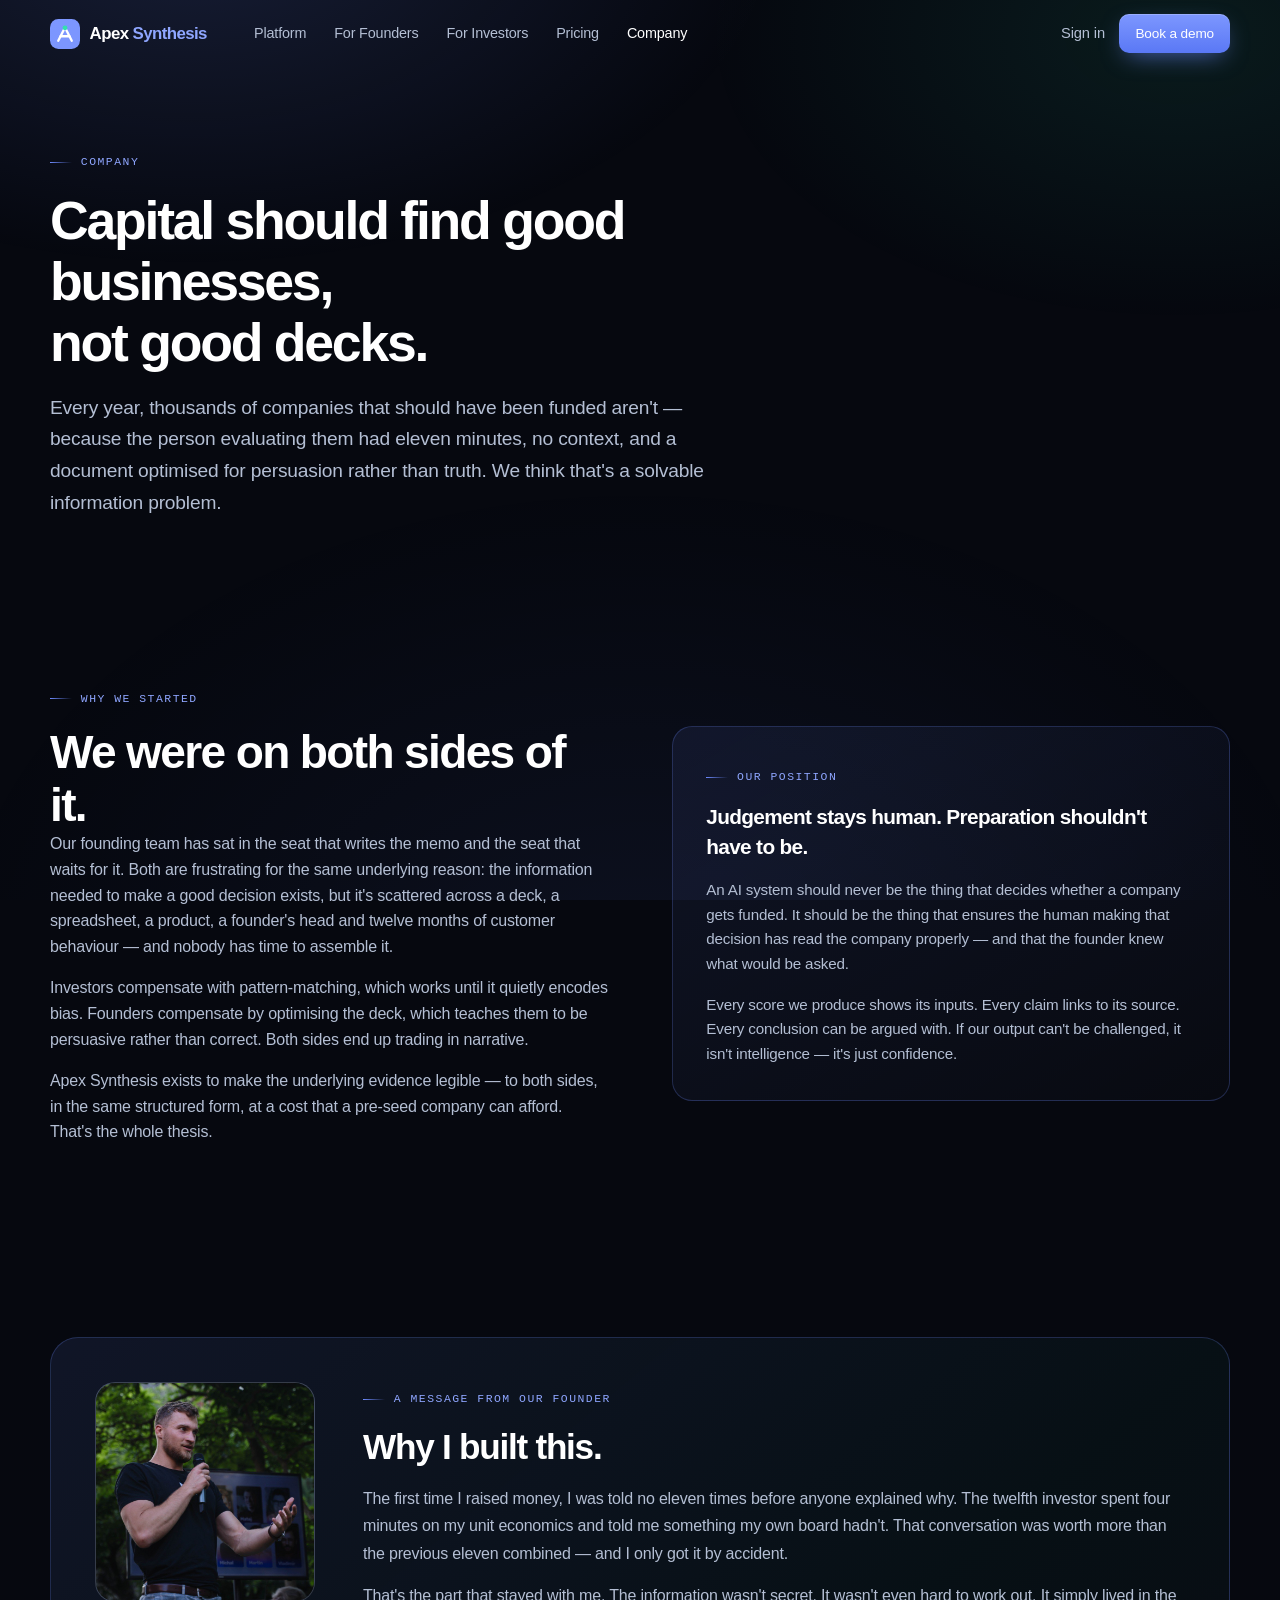
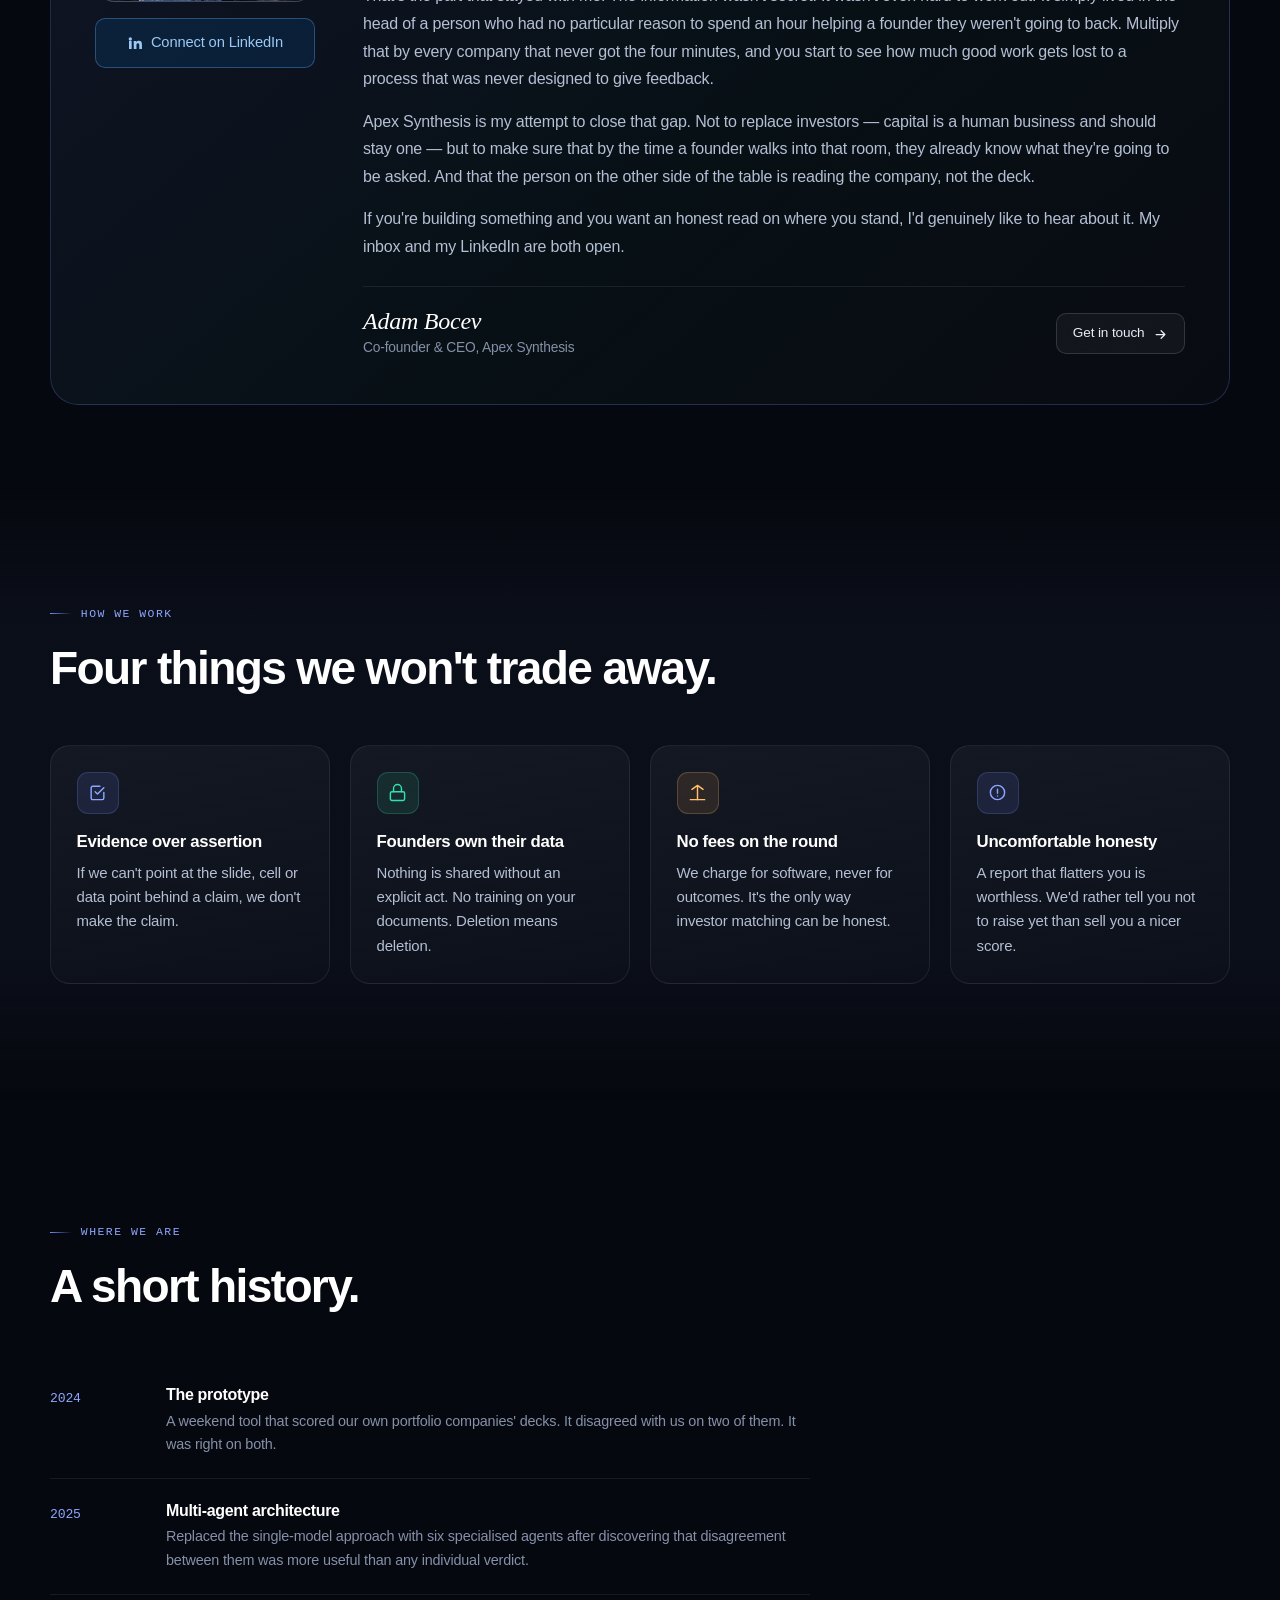
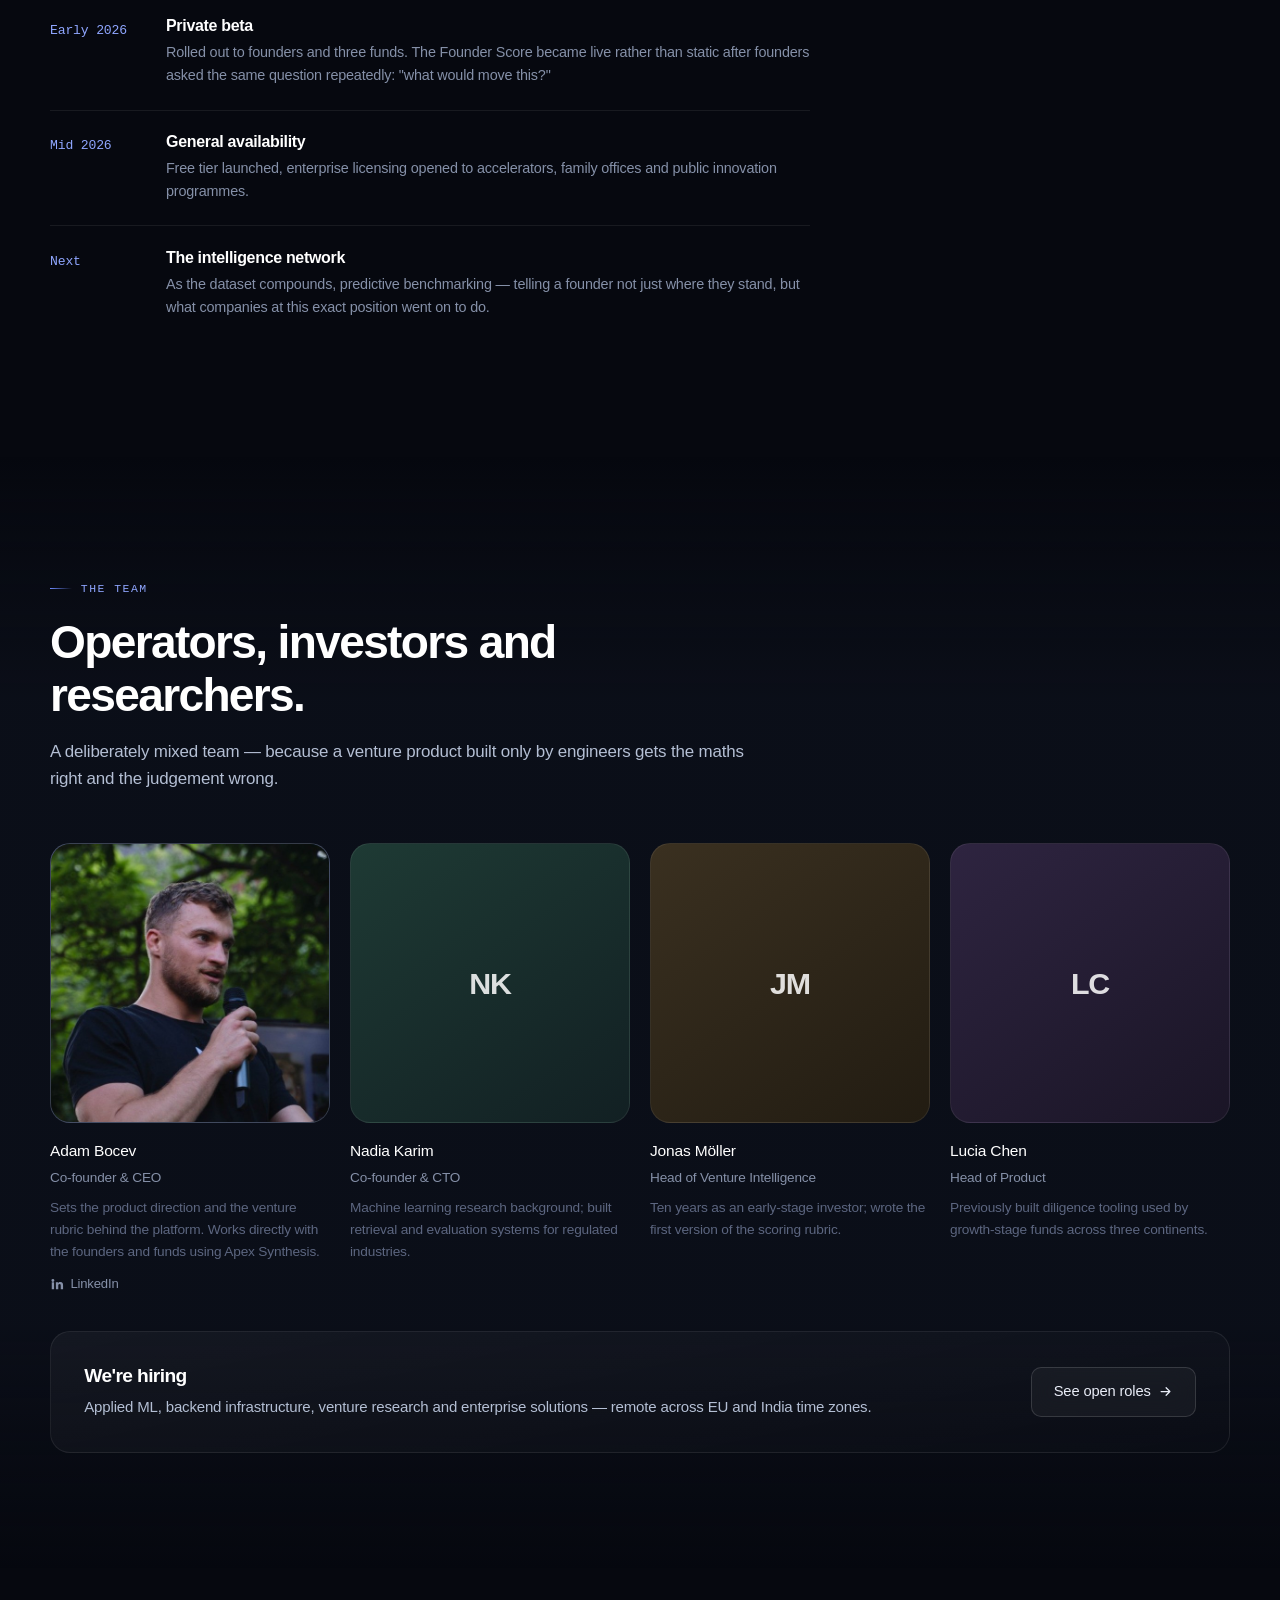
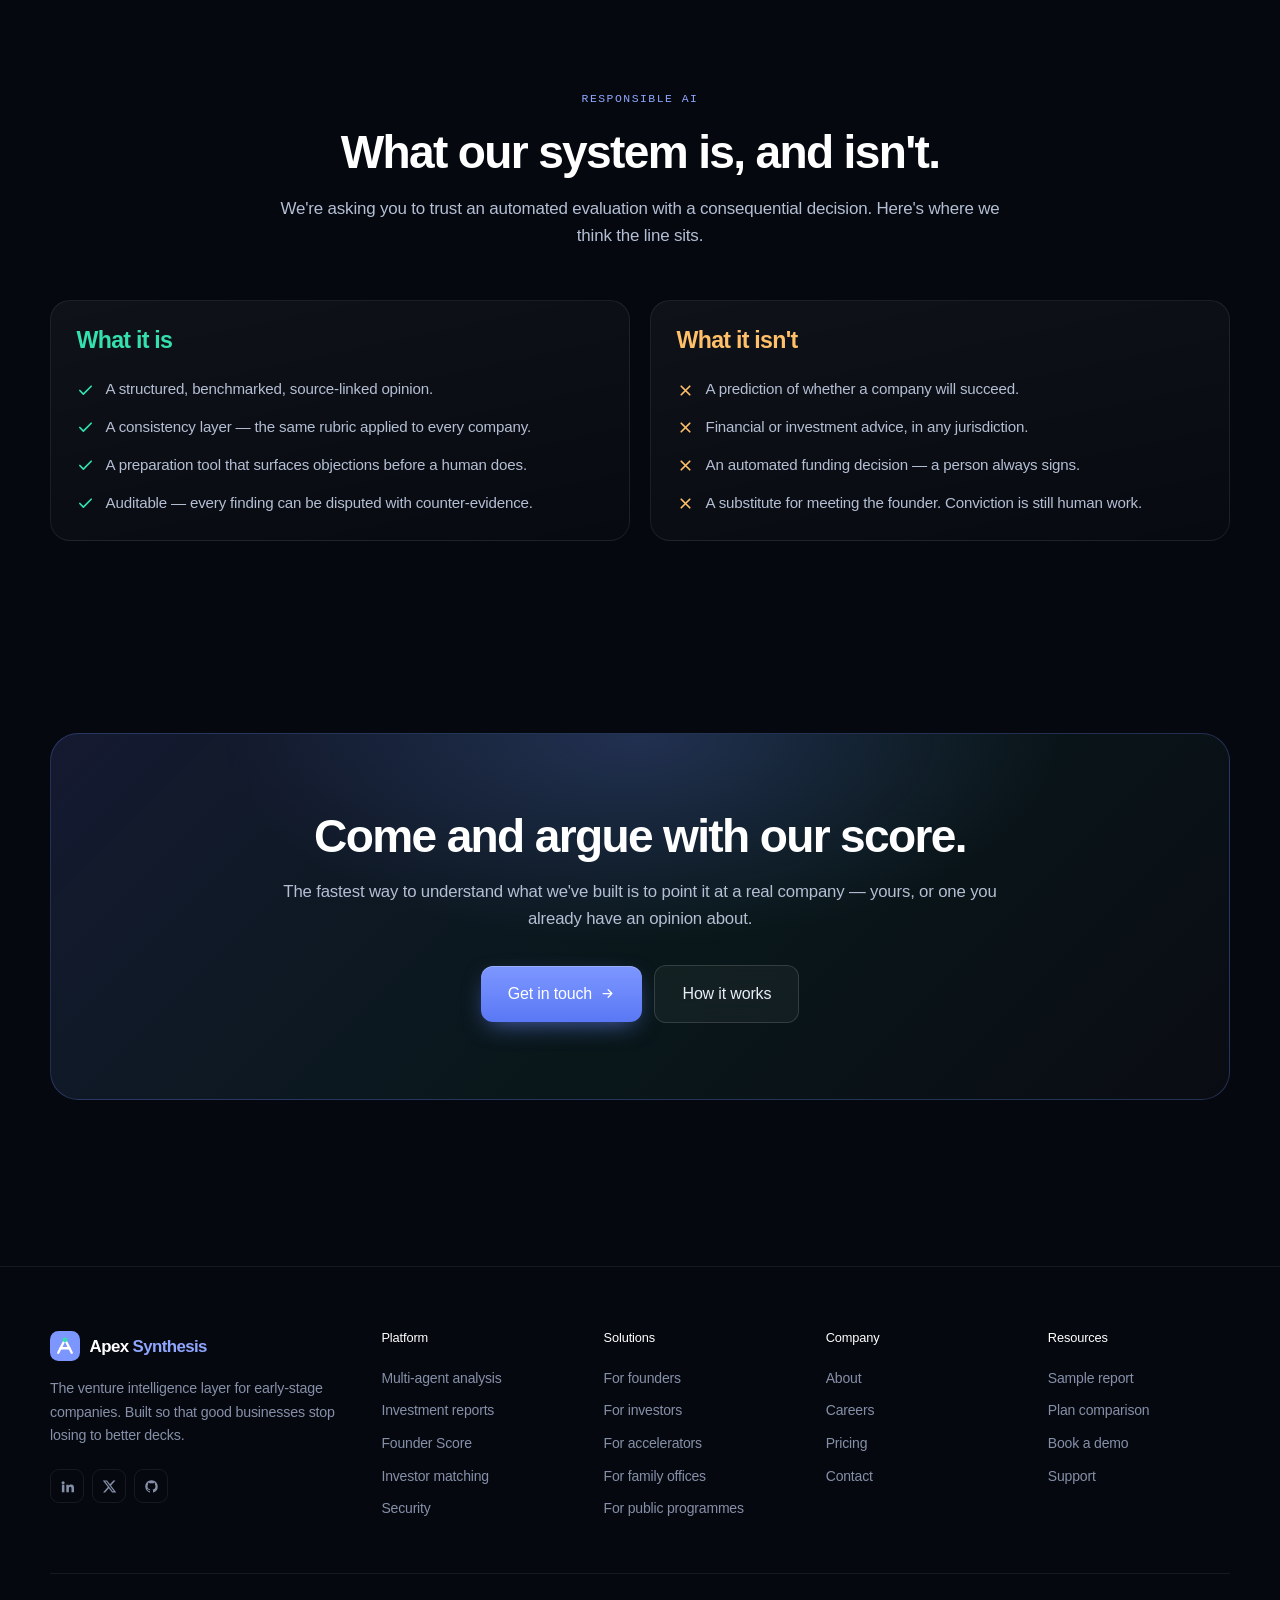
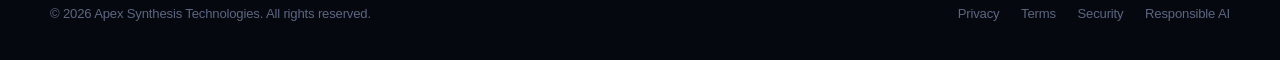
<file: about.html>
<!DOCTYPE html>
<html lang="en">
<head>
<meta charset="UTF-8">
<meta name="viewport" content="width=device-width, initial-scale=1">
<title>Company — Why we built Apex Synthesis</title>
<meta name="description" content="Apex Synthesis is building the venture intelligence layer for early-stage companies — so capital finds good businesses instead of good decks. Our story, principles and team.">
<meta name="theme-color" content="#06080F">
<link rel="icon" href="data:image/svg+xml,<svg xmlns='http://www.w3.org/2000/svg' viewBox='0 0 32 32'><rect width='32' height='32' rx='8' fill='%236E8BFF'/><path d='M9 23L14.6 12M17.4 12L23 23M11.35 18.4h9.3' stroke='%23fff' stroke-width='2.4' fill='none' stroke-linecap='round'/><circle cx='16' cy='9.4' r='2.5' fill='%2333E0AE'/></svg>">
<link rel="stylesheet" href="assets/css/style.css">
</head>
<body>

<header class="nav">
  <div class="wrap nav__inner">
    <a href="index.html" class="logo" aria-label="Apex Synthesis home">
      <svg class="logo__mark" viewBox="0 0 32 32" fill="none" aria-hidden="true">
        <rect width="32" height="32" rx="9" fill="url(#lg)"/>
        <path d="M8.8 23.2L14.5 12M17.5 12L23.2 23.2" stroke="#fff" stroke-width="2.5" stroke-linecap="round"/>
        <path d="M11.3 18.4h9.4" stroke="#fff" stroke-width="2.5" stroke-linecap="round"/>
        <circle cx="16" cy="9.4" r="2.6" fill="#33E0AE"/>
        <defs><linearGradient id="lg" x1="0" y1="0" x2="32" y2="32"><stop stop-color="#7D97FF"/><stop offset="1" stop-color="#4C69E8"/></linearGradient></defs>
      </svg>
      <span class="logo__text">Apex <span>Synthesis</span></span>
    </a>
    <nav class="nav__links" aria-label="Primary">
      <a href="platform.html">Platform</a>
      <a href="founders.html">For Founders</a>
      <a href="investors.html">For Investors</a>
      <a href="pricing.html">Pricing</a>
      <a href="about.html">Company</a>
    </nav>
    <div class="nav__actions">
      <a href="contact.html" class="btn btn--quiet">Sign in</a>
      <a href="contact.html" class="btn btn--primary btn--sm">Book a demo</a>
      <button class="nav__toggle" aria-label="Toggle menu" aria-expanded="false"><span></span></button>
    </div>
  </div>
</header>

<div class="nav__mobile">
  <a href="platform.html">Platform</a>
  <a href="founders.html">For Founders</a>
  <a href="investors.html">For Investors</a>
  <a href="pricing.html">Pricing</a>
  <a href="about.html">Company</a>
  <a href="contact.html">Contact</a>
  <a href="contact.html" class="btn btn--primary btn--block">Book a demo</a>
</div>

<main>

<section class="page-hero">
  <div class="wrap">
    <div class="reveal" style="max-width:50rem">
      <span class="eyebrow">Company</span>
      <h1>Capital should find good businesses,<br>not good decks.</h1>
      <p class="lead">Every year, thousands of companies that should have been funded aren't — because
         the person evaluating them had eleven minutes, no context, and a document optimised for
         persuasion rather than truth. We think that's a solvable information problem.</p>
    </div>
  </div>
</section>

<!-- STORY -->
<section class="section">
  <div class="wrap">
    <div class="split">
      <div class="reveal">
        <span class="eyebrow">Why we started</span>
        <h2>We were on both sides of it.</h2>
        <p style="margin-bottom:1rem">Our founding team has sat in the seat that writes the memo and the seat that
           waits for it. Both are frustrating for the same underlying reason: the information
           needed to make a good decision exists, but it's scattered across a deck, a spreadsheet,
           a product, a founder's head and twelve months of customer behaviour — and nobody has
           time to assemble it.</p>
        <p style="margin-bottom:1rem">Investors compensate with pattern-matching, which works until it quietly
           encodes bias. Founders compensate by optimising the deck, which teaches them to be
           persuasive rather than correct. Both sides end up trading in narrative.</p>
        <p>Apex Synthesis exists to make the underlying evidence legible — to both sides, in the
           same structured form, at a cost that a pre-seed company can afford. That's the whole
           thesis.</p>
      </div>

      <div class="split__media reveal" data-d="2">
        <div class="card card--pad" style="background:linear-gradient(150deg,rgba(110,139,255,.09),rgba(255,255,255,.01));border-color:rgba(110,139,255,.24)">
          <span class="eyebrow" style="margin-bottom:1rem">Our position</span>
          <h3 style="font-size:1.3rem;line-height:1.4;margin-bottom:1.1rem">Judgement stays human. Preparation shouldn't have to be.</h3>
          <p style="font-size:.95rem">An AI system should never be the thing that decides whether a company gets
             funded. It should be the thing that ensures the human making that decision has read
             the company properly — and that the founder knew what would be asked.</p>
          <p style="font-size:.95rem;margin-top:1rem">Every score we produce shows its inputs. Every claim links to its source.
             Every conclusion can be argued with. If our output can't be challenged, it isn't
             intelligence — it's just confidence.</p>
        </div>
      </div>
    </div>
  </div>
</section>

<!-- FOUNDER'S MESSAGE -->
<section class="section--tight" id="founders-message">
  <div class="wrap reveal">
    <div class="founder-note">
      <div class="founder-note__aside">
        <div class="portrait">
          <span class="portrait__fallback">AB</span>
          <img src="assets/img/adam-bocev.jpg" alt="Adam Bocev, Co-founder and CEO of Apex Synthesis" loading="lazy" onerror="this.remove()">
        </div>
        <a href="https://www.linkedin.com/in/adam-bocev/" class="btn btn--li btn--block" target="_blank" rel="noopener noreferrer">
          <svg viewBox="0 0 24 24" fill="currentColor" aria-hidden="true"><path d="M4.98 3.5a2.5 2.5 0 11-.02 5 2.5 2.5 0 01.02-5zM3 9h4v12H3zM10 9h3.8v1.65h.05c.53-.95 1.83-1.95 3.77-1.95 4.03 0 4.78 2.5 4.78 5.76V21h-4v-5.7c0-1.36-.03-3.1-1.95-3.1-1.95 0-2.25 1.47-2.25 3v5.8h-4z"/></svg>
          Connect on LinkedIn
        </a>
      </div>

      <div class="founder-note__body">
        <span class="eyebrow">A message from our founder</span>
        <h2 style="font-size:clamp(1.6rem,2.8vw,2.2rem);margin-bottom:1.1rem">Why I built this.</h2>

        <p class="lead">The first time I raised money, I was told no eleven times before anyone
           explained why. The twelfth investor spent four minutes on my unit economics and told me
           something my own board hadn't. That conversation was worth more than the previous eleven
           combined — and I only got it by accident.</p>

        <p>That's the part that stayed with me. The information wasn't secret. It wasn't even hard
           to work out. It simply lived in the head of a person who had no particular reason to
           spend an hour helping a founder they weren't going to back. Multiply that by every
           company that never got the four minutes, and you start to see how much good work gets
           lost to a process that was never designed to give feedback.</p>

        <p>Apex Synthesis is my attempt to close that gap. Not to replace investors — capital is a human
           business and should stay one — but to make sure that by the time a founder walks into
           that room, they already know what they're going to be asked. And that the person on the
           other side of the table is reading the company, not the deck.</p>

        <p>If you're building something and you want an honest read on where you stand, I'd genuinely
           like to hear about it. My inbox and my LinkedIn are both open.</p>

        <div class="signature">
          <div>
            <div class="signature__name">Adam Bocev</div>
            <div class="signature__role">Co-founder &amp; CEO, Apex Synthesis</div>
          </div>
          <a href="contact.html" class="btn btn--ghost btn--sm" style="margin-left:auto">Get in touch
            <svg class="arrow" viewBox="0 0 24 24" fill="none" stroke="currentColor" stroke-width="2" stroke-linecap="round" stroke-linejoin="round"><path d="M5 12h14M13 6l6 6-6 6"/></svg>
          </a>
        </div>
      </div>
    </div>
  </div>
</section>

<!-- PRINCIPLES -->
<section class="section section--alt">
  <div class="wrap">
    <div class="sec-head reveal">
      <span class="eyebrow">How we work</span>
      <h2>Four things we won't trade away.</h2>
    </div>

    <div class="grid grid-4">
      <article class="card reveal" data-d="1">
        <div class="card__icon"><svg viewBox="0 0 24 24" fill="none" stroke="currentColor" stroke-width="1.8" stroke-linecap="round" stroke-linejoin="round"><path d="M9 11l3 3 8-8"/><path d="M20 12v7a2 2 0 01-2 2H6a2 2 0 01-2-2V6a2 2 0 012-2h9"/></svg></div>
        <h4>Evidence over assertion</h4>
        <p>If we can't point at the slide, cell or data point behind a claim, we don't make the claim.</p>
      </article>
      <article class="card reveal" data-d="2">
        <div class="card__icon card__icon--mint"><svg viewBox="0 0 24 24" fill="none" stroke="currentColor" stroke-width="1.8" stroke-linecap="round" stroke-linejoin="round"><rect x="3" y="11" width="18" height="11" rx="2"/><path d="M7 11V7a5 5 0 0110 0v4"/></svg></div>
        <h4>Founders own their data</h4>
        <p>Nothing is shared without an explicit act. No training on your documents. Deletion means deletion.</p>
      </article>
      <article class="card reveal" data-d="3">
        <div class="card__icon card__icon--amber"><svg viewBox="0 0 24 24" fill="none" stroke="currentColor" stroke-width="1.8" stroke-linecap="round" stroke-linejoin="round"><path d="M12 3v18M5 8l7-5 7 5"/><path d="M3 21h18"/></svg></div>
        <h4>No fees on the round</h4>
        <p>We charge for software, never for outcomes. It's the only way investor matching can be honest.</p>
      </article>
      <article class="card reveal" data-d="4">
        <div class="card__icon"><svg viewBox="0 0 24 24" fill="none" stroke="currentColor" stroke-width="1.8" stroke-linecap="round" stroke-linejoin="round"><circle cx="12" cy="12" r="9"/><path d="M12 8v5M12 16.5h.01"/></svg></div>
        <h4>Uncomfortable honesty</h4>
        <p>A report that flatters you is worthless. We'd rather tell you not to raise yet than sell you a nicer score.</p>
      </article>
    </div>
  </div>
</section>

<!-- TIMELINE -->
<section class="section">
  <div class="wrap">
    <div class="sec-head reveal">
      <span class="eyebrow">Where we are</span>
      <h2>A short history.</h2>
    </div>
    <div class="timeline reveal">
      <div class="tl-item"><span class="yr">2024</span><div><h4>The prototype</h4><p>A weekend tool that scored our own portfolio companies' decks. It disagreed with us on two of them. It was right on both.</p></div></div>
      <div class="tl-item"><span class="yr">2025</span><div><h4>Multi-agent architecture</h4><p>Replaced the single-model approach with six specialised agents after discovering that disagreement between them was more useful than any individual verdict.</p></div></div>
      <div class="tl-item"><span class="yr">Early 2026</span><div><h4>Private beta</h4><p>Rolled out to founders and three funds. The Founder Score became live rather than static after founders asked the same question repeatedly: "what would move this?"</p></div></div>
      <div class="tl-item"><span class="yr">Mid 2026</span><div><h4>General availability</h4><p>Free tier launched, enterprise licensing opened to accelerators, family offices and public innovation programmes.</p></div></div>
      <div class="tl-item"><span class="yr">Next</span><div><h4>The intelligence network</h4><p>As the dataset compounds, predictive benchmarking — telling a founder not just where they stand, but what companies at this exact position went on to do.</p></div></div>
    </div>
  </div>
</section>

<!-- TEAM -->
<section class="section section--alt">
  <div class="wrap">
    <div class="sec-head reveal">
      <span class="eyebrow">The team</span>
      <h2>Operators, investors and researchers.</h2>
      <p>A deliberately mixed team — because a venture product built only by engineers gets the
         maths right and the judgement wrong.</p>
    </div>

    <div class="team">
      <div class="member reveal" data-d="1">
        <div class="portrait" style="margin-bottom:1rem">
          <span class="portrait__fallback">AB</span>
          <img src="assets/img/adam-bocev-portrait.jpg" alt="Adam Bocev" loading="lazy" onerror="this.remove()">
        </div>
        <b>Adam Bocev</b><span>Co-founder &amp; CEO</span>
        <p>Sets the product direction and the venture rubric behind the platform. Works directly with the founders and funds using Apex Synthesis.</p>
        <a class="member__li" href="https://www.linkedin.com/in/adam-bocev/" target="_blank" rel="noopener noreferrer">
          <svg viewBox="0 0 24 24" fill="currentColor" aria-hidden="true"><path d="M4.98 3.5a2.5 2.5 0 11-.02 5 2.5 2.5 0 01.02-5zM3 9h4v12H3zM10 9h3.8v1.65h.05c.53-.95 1.83-1.95 3.77-1.95 4.03 0 4.78 2.5 4.78 5.76V21h-4v-5.7c0-1.36-.03-3.1-1.95-3.1-1.95 0-2.25 1.47-2.25 3v5.8h-4z"/></svg>
          LinkedIn
        </a>
      </div>
      <div class="member reveal" data-d="2">
        <div class="member__ph" style="background:linear-gradient(145deg,#1E3A34,#122023)">NK</div>
        <b>Nadia Karim</b><span>Co-founder &amp; CTO</span>
        <p>Machine learning research background; built retrieval and evaluation systems for regulated industries.</p>
      </div>
      <div class="member reveal" data-d="3">
        <div class="member__ph" style="background:linear-gradient(145deg,#3A3020,#221C12)">JM</div>
        <b>Jonas Möller</b><span>Head of Venture Intelligence</span>
        <p>Ten years as an early-stage investor; wrote the first version of the scoring rubric.</p>
      </div>
      <div class="member reveal" data-d="4">
        <div class="member__ph" style="background:linear-gradient(145deg,#2E2440,#1A1526)">LC</div>
        <b>Lucia Chen</b><span>Head of Product</span>
        <p>Previously built diligence tooling used by growth-stage funds across three continents.</p>
      </div>
    </div>

    <div class="card card--pad reveal" style="margin-top:2rem;display:flex;align-items:center;gap:1.5rem;flex-wrap:wrap">
      <div style="flex:1;min-width:260px">
        <h3 style="font-size:1.2rem;margin-bottom:.5rem">We're hiring</h3>
        <p style="font-size:.94rem">Applied ML, backend infrastructure, venture research and enterprise solutions —
           remote across EU and India time zones.</p>
      </div>
      <a href="contact.html" class="btn btn--ghost">See open roles
        <svg class="arrow" viewBox="0 0 24 24" fill="none" stroke="currentColor" stroke-width="2" stroke-linecap="round" stroke-linejoin="round"><path d="M5 12h14M13 6l6 6-6 6"/></svg>
      </a>
    </div>
  </div>
</section>

<!-- RESPONSIBLE AI -->
<section class="section">
  <div class="wrap">
    <div class="sec-head sec-head--center reveal">
      <span class="eyebrow">Responsible AI</span>
      <h2>What our system is, and isn't.</h2>
      <p>We're asking you to trust an automated evaluation with a consequential decision.
         Here's where we think the line sits.</p>
    </div>

    <div class="grid grid-2">
      <article class="card reveal" data-d="1">
        <h3 style="color:var(--mint)">What it is</h3>
        <ul class="checklist">
          <li><svg viewBox="0 0 24 24" fill="none" stroke="currentColor" stroke-width="2.4" stroke-linecap="round" stroke-linejoin="round"><path d="M20 6L9 17l-5-5"/></svg><span>A structured, benchmarked, source-linked opinion.</span></li>
          <li><svg viewBox="0 0 24 24" fill="none" stroke="currentColor" stroke-width="2.4" stroke-linecap="round" stroke-linejoin="round"><path d="M20 6L9 17l-5-5"/></svg><span>A consistency layer — the same rubric applied to every company.</span></li>
          <li><svg viewBox="0 0 24 24" fill="none" stroke="currentColor" stroke-width="2.4" stroke-linecap="round" stroke-linejoin="round"><path d="M20 6L9 17l-5-5"/></svg><span>A preparation tool that surfaces objections before a human does.</span></li>
          <li><svg viewBox="0 0 24 24" fill="none" stroke="currentColor" stroke-width="2.4" stroke-linecap="round" stroke-linejoin="round"><path d="M20 6L9 17l-5-5"/></svg><span>Auditable — every finding can be disputed with counter-evidence.</span></li>
        </ul>
      </article>
      <article class="card reveal" data-d="2">
        <h3 style="color:var(--amber)">What it isn't</h3>
        <ul class="checklist">
          <li><svg viewBox="0 0 24 24" fill="none" stroke="var(--amber)" stroke-width="2.4" stroke-linecap="round" stroke-linejoin="round"><path d="M18 6L6 18M6 6l12 12"/></svg><span>A prediction of whether a company will succeed.</span></li>
          <li><svg viewBox="0 0 24 24" fill="none" stroke="var(--amber)" stroke-width="2.4" stroke-linecap="round" stroke-linejoin="round"><path d="M18 6L6 18M6 6l12 12"/></svg><span>Financial or investment advice, in any jurisdiction.</span></li>
          <li><svg viewBox="0 0 24 24" fill="none" stroke="var(--amber)" stroke-width="2.4" stroke-linecap="round" stroke-linejoin="round"><path d="M18 6L6 18M6 6l12 12"/></svg><span>An automated funding decision — a person always signs.</span></li>
          <li><svg viewBox="0 0 24 24" fill="none" stroke="var(--amber)" stroke-width="2.4" stroke-linecap="round" stroke-linejoin="round"><path d="M18 6L6 18M6 6l12 12"/></svg><span>A substitute for meeting the founder. Conviction is still human work.</span></li>
        </ul>
      </article>
    </div>
  </div>
</section>

<section class="section--tight">
  <div class="wrap reveal">
    <div class="cta-band">
      <h2>Come and argue with our score.</h2>
      <p>The fastest way to understand what we've built is to point it at a real company —
         yours, or one you already have an opinion about.</p>
      <div class="btn-row">
        <a href="contact.html" class="btn btn--primary btn--lg">Get in touch
          <svg class="arrow" viewBox="0 0 24 24" fill="none" stroke="currentColor" stroke-width="2" stroke-linecap="round" stroke-linejoin="round"><path d="M5 12h14M13 6l6 6-6 6"/></svg>
        </a>
        <a href="platform.html" class="btn btn--ghost btn--lg">How it works</a>
      </div>
    </div>
  </div>
</section>

</main>

<footer class="footer">
  <div class="wrap">
    <div class="footer__grid">
      <div class="footer__brand">
        <a href="index.html" class="logo">
          <svg class="logo__mark" viewBox="0 0 32 32" fill="none" aria-hidden="true">
            <rect width="32" height="32" rx="9" fill="url(#lgf)"/>
            <path d="M8.8 23.2L14.5 12M17.5 12L23.2 23.2" stroke="#fff" stroke-width="2.5" stroke-linecap="round"/>
            <path d="M11.3 18.4h9.4" stroke="#fff" stroke-width="2.5" stroke-linecap="round"/>
            <circle cx="16" cy="9.4" r="2.6" fill="#33E0AE"/>
            <defs><linearGradient id="lgf" x1="0" y1="0" x2="32" y2="32"><stop stop-color="#7D97FF"/><stop offset="1" stop-color="#4C69E8"/></linearGradient></defs>
          </svg>
          <span class="logo__text">Apex <span>Synthesis</span></span>
        </a>
        <p>The venture intelligence layer for early-stage companies. Built so that good
           businesses stop losing to better decks.</p>
        <div class="footer__social">
          <a href="https://www.linkedin.com/in/adam-bocev/" aria-label="Adam Bocev on LinkedIn" target="_blank" rel="noopener noreferrer"><svg viewBox="0 0 24 24" fill="currentColor"><path d="M4.98 3.5a2.5 2.5 0 11-.02 5 2.5 2.5 0 01.02-5zM3 9h4v12H3zM10 9h3.8v1.65h.05c.53-.95 1.83-1.95 3.77-1.95 4.03 0 4.78 2.5 4.78 5.76V21h-4v-5.7c0-1.36-.03-3.1-1.95-3.1-1.95 0-2.25 1.47-2.25 3v5.8h-4z"/></svg></a>
          <a href="#" aria-label="X"><svg viewBox="0 0 24 24" fill="currentColor"><path d="M18.24 2.25h3.31l-7.23 8.26 8.5 11.24h-6.65l-5.22-6.82-5.96 6.82H1.68l7.73-8.84L1.25 2.25h6.82l4.71 6.23zm-1.16 17.52h1.83L7.02 4.13H5.06z"/></svg></a>
          <a href="#" aria-label="GitHub"><svg viewBox="0 0 24 24" fill="currentColor"><path d="M12 2C6.48 2 2 6.48 2 12c0 4.42 2.87 8.17 6.84 9.5.5.09.68-.22.68-.48v-1.7c-2.78.6-3.37-1.34-3.37-1.34-.45-1.16-1.11-1.47-1.11-1.47-.91-.62.07-.6.07-.6 1 .07 1.53 1.03 1.53 1.03.9 1.53 2.34 1.09 2.91.83.09-.65.35-1.09.63-1.34-2.22-.25-4.56-1.11-4.56-4.94 0-1.09.39-1.98 1.03-2.68-.1-.25-.45-1.27.1-2.65 0 0 .84-.27 2.75 1.02.8-.22 1.65-.33 2.5-.33s1.7.11 2.5.33c1.91-1.29 2.75-1.02 2.75-1.02.55 1.38.2 2.4.1 2.65.64.7 1.03 1.59 1.03 2.68 0 3.84-2.34 4.69-4.57 4.94.36.31.68.92.68 1.85v2.74c0 .27.18.58.69.48A10 10 0 0022 12c0-5.52-4.48-10-10-10z"/></svg></a>
        </div>
      </div>
      <div class="footer__col"><h5>Platform</h5><a href="platform.html">Multi-agent analysis</a><a href="platform.html">Investment reports</a><a href="platform.html">Founder Score</a><a href="platform.html">Investor matching</a><a href="platform.html">Security</a></div>
      <div class="footer__col"><h5>Solutions</h5><a href="founders.html">For founders</a><a href="investors.html">For investors</a><a href="investors.html">For accelerators</a><a href="investors.html">For family offices</a><a href="investors.html">For public programmes</a></div>
      <div class="footer__col"><h5>Company</h5><a href="about.html">About</a><a href="about.html">Careers</a><a href="pricing.html">Pricing</a><a href="contact.html">Contact</a></div>
      <div class="footer__col"><h5>Resources</h5><a href="platform.html">Sample report</a><a href="pricing.html">Plan comparison</a><a href="contact.html">Book a demo</a><a href="contact.html">Support</a></div>
    </div>
    <div class="footer__bottom">
      <span>© <span data-year>2026</span> Apex Synthesis Technologies. All rights reserved.</span>
      <nav><a href="#">Privacy</a><a href="#">Terms</a><a href="#">Security</a><a href="#">Responsible AI</a></nav>
    </div>
  </div>
</footer>

<script src="assets/js/main.js"></script>
</body>
</html>
</file>
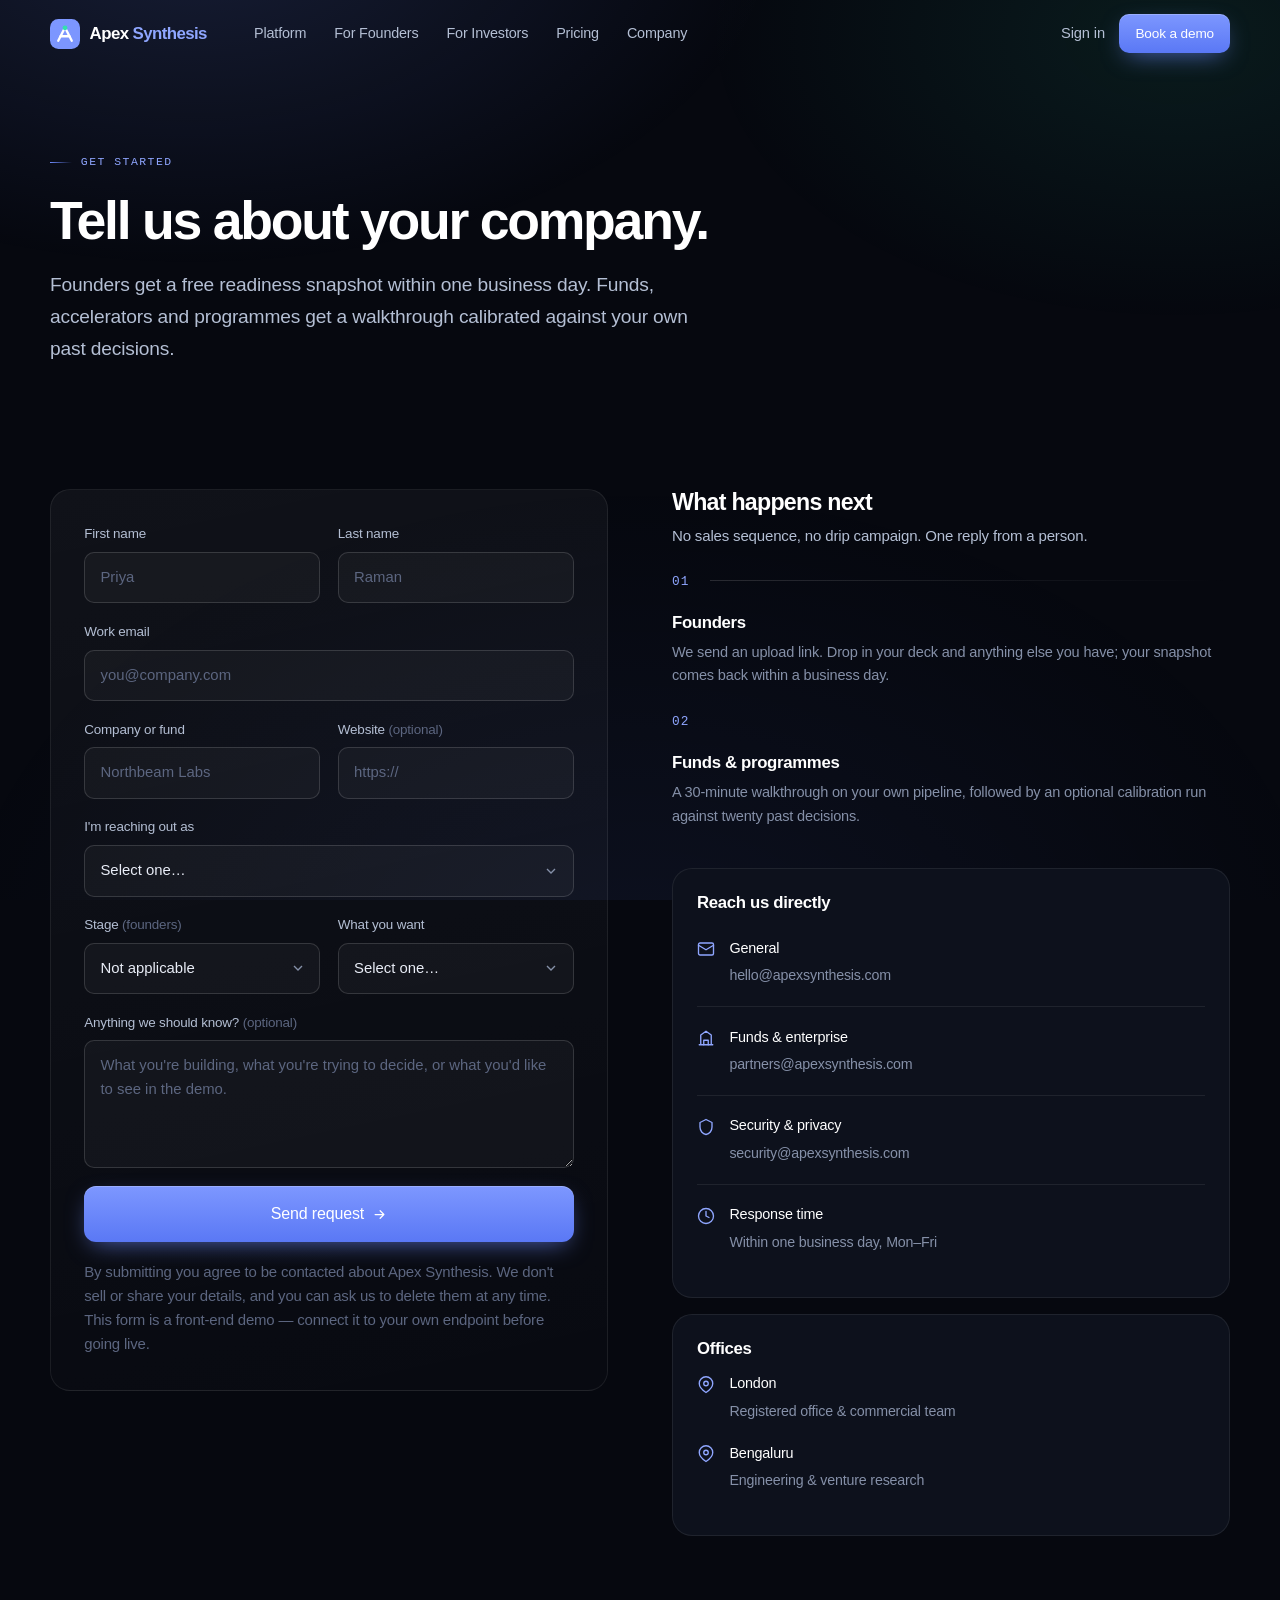
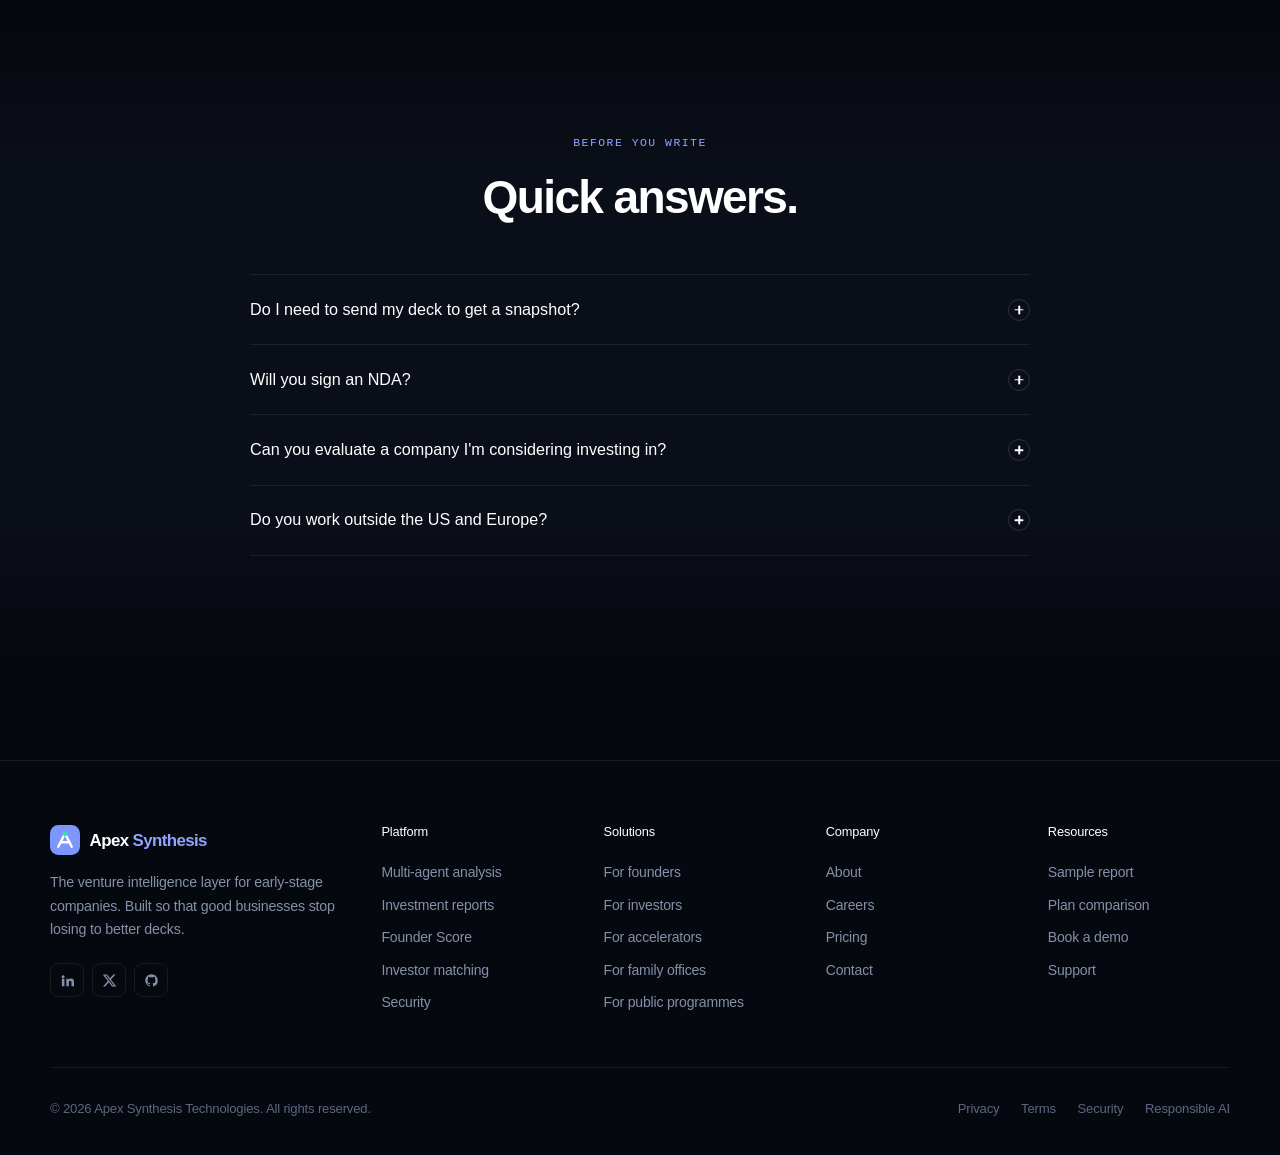
<file: contact.html>
<!DOCTYPE html>
<html lang="en">
<head>
<meta charset="UTF-8">
<meta name="viewport" content="width=device-width, initial-scale=1">
<title>Get started — Book a demo or request your free snapshot | Apex Synthesis</title>
<meta name="description" content="Request a free Investment Readiness snapshot, book a platform walkthrough, or talk to us about an enterprise licence for your fund, accelerator or programme.">
<meta name="theme-color" content="#06080F">
<link rel="icon" href="data:image/svg+xml,<svg xmlns='http://www.w3.org/2000/svg' viewBox='0 0 32 32'><rect width='32' height='32' rx='8' fill='%236E8BFF'/><path d='M9 23L14.6 12M17.4 12L23 23M11.35 18.4h9.3' stroke='%23fff' stroke-width='2.4' fill='none' stroke-linecap='round'/><circle cx='16' cy='9.4' r='2.5' fill='%2333E0AE'/></svg>">
<link rel="stylesheet" href="assets/css/style.css">
</head>
<body>

<header class="nav">
  <div class="wrap nav__inner">
    <a href="index.html" class="logo" aria-label="Apex Synthesis home">
      <svg class="logo__mark" viewBox="0 0 32 32" fill="none" aria-hidden="true">
        <rect width="32" height="32" rx="9" fill="url(#lg)"/>
        <path d="M8.8 23.2L14.5 12M17.5 12L23.2 23.2" stroke="#fff" stroke-width="2.5" stroke-linecap="round"/>
        <path d="M11.3 18.4h9.4" stroke="#fff" stroke-width="2.5" stroke-linecap="round"/>
        <circle cx="16" cy="9.4" r="2.6" fill="#33E0AE"/>
        <defs><linearGradient id="lg" x1="0" y1="0" x2="32" y2="32"><stop stop-color="#7D97FF"/><stop offset="1" stop-color="#4C69E8"/></linearGradient></defs>
      </svg>
      <span class="logo__text">Apex <span>Synthesis</span></span>
    </a>
    <nav class="nav__links" aria-label="Primary">
      <a href="platform.html">Platform</a>
      <a href="founders.html">For Founders</a>
      <a href="investors.html">For Investors</a>
      <a href="pricing.html">Pricing</a>
      <a href="about.html">Company</a>
    </nav>
    <div class="nav__actions">
      <a href="contact.html" class="btn btn--quiet">Sign in</a>
      <a href="contact.html" class="btn btn--primary btn--sm">Book a demo</a>
      <button class="nav__toggle" aria-label="Toggle menu" aria-expanded="false"><span></span></button>
    </div>
  </div>
</header>

<div class="nav__mobile">
  <a href="platform.html">Platform</a>
  <a href="founders.html">For Founders</a>
  <a href="investors.html">For Investors</a>
  <a href="pricing.html">Pricing</a>
  <a href="about.html">Company</a>
  <a href="contact.html">Contact</a>
  <a href="contact.html" class="btn btn--primary btn--block">Book a demo</a>
</div>

<main>

<section class="page-hero">
  <div class="wrap">
    <div class="reveal" style="max-width:46rem">
      <span class="eyebrow">Get started</span>
      <h1>Tell us about your company.</h1>
      <p class="lead">Founders get a free readiness snapshot within one business day. Funds,
         accelerators and programmes get a walkthrough calibrated against your own past decisions.</p>
    </div>
  </div>
</section>

<section class="section--tight">
  <div class="wrap">
    <div class="split" style="align-items:start;gap:clamp(2rem,5vw,4rem)">

      <!-- FORM -->
      <div class="reveal">
        <div class="card card--pad">
          <form class="form" data-demo novalidate>
            <div class="form__ok">
              <svg viewBox="0 0 24 24" fill="none" stroke="currentColor" stroke-width="2.4" stroke-linecap="round" stroke-linejoin="round"><path d="M20 6L9 17l-5-5"/></svg>
              <span>Thanks — that's with us. You'll hear back within one business day.</span>
            </div>

            <div class="form__row">
              <div class="field">
                <label for="fname">First name</label>
                <input id="fname" name="fname" type="text" placeholder="Priya" required>
              </div>
              <div class="field">
                <label for="lname">Last name</label>
                <input id="lname" name="lname" type="text" placeholder="Raman" required>
              </div>
            </div>

            <div class="field">
              <label for="email">Work email</label>
              <input id="email" name="email" type="email" placeholder="you@company.com" required>
            </div>

            <div class="form__row">
              <div class="field">
                <label for="company">Company or fund</label>
                <input id="company" name="company" type="text" placeholder="Northbeam Labs" required>
              </div>
              <div class="field">
                <label for="website">Website <span>(optional)</span></label>
                <input id="website" name="website" type="url" placeholder="https://">
              </div>
            </div>

            <div class="field">
              <label for="role">I'm reaching out as</label>
              <select id="role" name="role" required>
                <option value="">Select one…</option>
                <option>A founder preparing to raise</option>
                <option>A founder mid-raise</option>
                <option>A venture fund</option>
                <option>An accelerator or incubator</option>
                <option>A family office</option>
                <option>An angel network or syndicate</option>
                <option>A university or research programme</option>
                <option>A government or innovation agency</option>
                <option>Something else</option>
              </select>
            </div>

            <div class="form__row">
              <div class="field">
                <label for="stage">Stage <span>(founders)</span></label>
                <select id="stage" name="stage">
                  <option value="">Not applicable</option>
                  <option>Idea / pre-product</option>
                  <option>Pre-seed</option>
                  <option>Seed</option>
                  <option>Series A</option>
                  <option>Series B+</option>
                </select>
              </div>
              <div class="field">
                <label for="interest">What you want</label>
                <select id="interest" name="interest" required>
                  <option value="">Select one…</option>
                  <option>Free readiness snapshot</option>
                  <option>Platform walkthrough</option>
                  <option>Enterprise licence pricing</option>
                  <option>Calibration run against past decisions</option>
                  <option>Support with an existing account</option>
                  <option>Press or partnership</option>
                </select>
              </div>
            </div>

            <div class="field">
              <label for="msg">Anything we should know? <span>(optional)</span></label>
              <textarea id="msg" name="msg" placeholder="What you're building, what you're trying to decide, or what you'd like to see in the demo."></textarea>
            </div>

            <button type="submit" class="btn btn--primary btn--lg btn--block">
              Send request
              <svg class="arrow" viewBox="0 0 24 24" fill="none" stroke="currentColor" stroke-width="2" stroke-linecap="round" stroke-linejoin="round"><path d="M5 12h14M13 6l6 6-6 6"/></svg>
            </button>

            <p class="form__note">By submitting you agree to be contacted about Apex Synthesis. We don't
               sell or share your details, and you can ask us to delete them at any time. This form is
               a front-end demo — connect it to your own endpoint before going live.</p>
          </form>
        </div>
      </div>

      <!-- SIDEBAR -->
      <div class="reveal" data-d="2">
        <h3 style="margin-bottom:.5rem">What happens next</h3>
        <p style="font-size:.94rem;margin-bottom:1.5rem">No sales sequence, no drip campaign.
           One reply from a person.</p>

        <div class="steps" style="grid-template-columns:1fr;gap:1.5rem;margin-bottom:2.5rem">
          <div class="step"><h4>Founders</h4><p>We send an upload link. Drop in your deck and anything else you have; your snapshot comes back within a business day.</p></div>
          <div class="step"><h4>Funds &amp; programmes</h4><p>A 30-minute walkthrough on your own pipeline, followed by an optional calibration run against twenty past decisions.</p></div>
        </div>

        <div class="card card--flat" style="padding:1.5rem">
          <h4 style="margin-bottom:.4rem">Reach us directly</h4>
          <div class="contact-item">
            <svg viewBox="0 0 24 24" fill="none" stroke="currentColor" stroke-width="1.8" stroke-linecap="round" stroke-linejoin="round"><rect x="2" y="4" width="20" height="16" rx="2"/><path d="M2 7l10 6 10-6"/></svg>
            <div><b>General</b><a href="mailto:hello@apexsynthesis.com">hello@apexsynthesis.com</a></div>
          </div>
          <div class="contact-item">
            <svg viewBox="0 0 24 24" fill="none" stroke="currentColor" stroke-width="1.8" stroke-linecap="round" stroke-linejoin="round"><path d="M3 21h18M5 21V8l7-5 7 5v13"/><path d="M9 21v-6h6v6"/></svg>
            <div><b>Funds &amp; enterprise</b><a href="mailto:partners@apexsynthesis.com">partners@apexsynthesis.com</a></div>
          </div>
          <div class="contact-item">
            <svg viewBox="0 0 24 24" fill="none" stroke="currentColor" stroke-width="1.8" stroke-linecap="round" stroke-linejoin="round"><path d="M12 2l8 4v6c0 5-3.4 9.3-8 10-4.6-.7-8-5-8-10V6z"/></svg>
            <div><b>Security &amp; privacy</b><a href="mailto:security@apexsynthesis.com">security@apexsynthesis.com</a></div>
          </div>
          <div class="contact-item">
            <svg viewBox="0 0 24 24" fill="none" stroke="currentColor" stroke-width="1.8" stroke-linecap="round" stroke-linejoin="round"><circle cx="12" cy="12" r="10"/><path d="M12 6v6l4 2"/></svg>
            <div><b>Response time</b><span>Within one business day, Mon–Fri</span></div>
          </div>
        </div>

        <div class="card card--flat" style="padding:1.5rem;margin-top:1rem">
          <h4 style="margin-bottom:.9rem">Offices</h4>
          <div class="contact-item" style="border:0;padding-top:0">
            <svg viewBox="0 0 24 24" fill="none" stroke="currentColor" stroke-width="1.8" stroke-linecap="round" stroke-linejoin="round"><path d="M21 10c0 6-9 12-9 12s-9-6-9-12a9 9 0 0118 0z"/><circle cx="12" cy="10" r="3"/></svg>
            <div><b>London</b><span>Registered office &amp; commercial team</span></div>
          </div>
          <div class="contact-item" style="border:0;padding-top:0">
            <svg viewBox="0 0 24 24" fill="none" stroke="currentColor" stroke-width="1.8" stroke-linecap="round" stroke-linejoin="round"><path d="M21 10c0 6-9 12-9 12s-9-6-9-12a9 9 0 0118 0z"/><circle cx="12" cy="10" r="3"/></svg>
            <div><b>Bengaluru</b><span>Engineering &amp; venture research</span></div>
          </div>
        </div>
      </div>
    </div>
  </div>
</section>

<!-- FAQ -->
<section class="section section--alt">
  <div class="wrap">
    <div class="sec-head sec-head--center reveal">
      <span class="eyebrow">Before you write</span>
      <h2>Quick answers.</h2>
    </div>
    <div class="faq reveal">
      <div class="faq__item"><button class="faq__q" aria-expanded="false">Do I need to send my deck to get a snapshot?<i></i></button><div class="faq__a"><p>A deck gives the best result, but it isn't mandatory. A website plus a short description is enough to produce a first read — the report will simply flag which dimensions it couldn't assess.</p></div></div>
      <div class="faq__item"><button class="faq__q" aria-expanded="false">Will you sign an NDA?<i></i></button><div class="faq__a"><p>Yes, on request, for enterprise conversations. For the free snapshot our standard terms already commit us to confidentiality and to never using your documents for training — most founders find that sufficient.</p></div></div>
      <div class="faq__item"><button class="faq__q" aria-expanded="false">Can you evaluate a company I'm considering investing in?<i></i></button><div class="faq__a"><p>Yes, with their consent for anything beyond public information. Investor workspaces are designed exactly for this — you can run a company from public sources alone, then invite the founder to enrich it.</p></div></div>
      <div class="faq__item"><button class="faq__q" aria-expanded="false">Do you work outside the US and Europe?<i></i></button><div class="faq__a"><p>Yes. Benchmarks are geography-adjusted, and we support data residency in the EU, UK, US and India. Reports are currently produced in English, with other languages in development.</p></div></div>
    </div>
  </div>
</section>

</main>

<footer class="footer">
  <div class="wrap">
    <div class="footer__grid">
      <div class="footer__brand">
        <a href="index.html" class="logo">
          <svg class="logo__mark" viewBox="0 0 32 32" fill="none" aria-hidden="true">
            <rect width="32" height="32" rx="9" fill="url(#lgf)"/>
            <path d="M8.8 23.2L14.5 12M17.5 12L23.2 23.2" stroke="#fff" stroke-width="2.5" stroke-linecap="round"/>
            <path d="M11.3 18.4h9.4" stroke="#fff" stroke-width="2.5" stroke-linecap="round"/>
            <circle cx="16" cy="9.4" r="2.6" fill="#33E0AE"/>
            <defs><linearGradient id="lgf" x1="0" y1="0" x2="32" y2="32"><stop stop-color="#7D97FF"/><stop offset="1" stop-color="#4C69E8"/></linearGradient></defs>
          </svg>
          <span class="logo__text">Apex <span>Synthesis</span></span>
        </a>
        <p>The venture intelligence layer for early-stage companies. Built so that good
           businesses stop losing to better decks.</p>
        <div class="footer__social">
          <a href="https://www.linkedin.com/in/adam-bocev/" aria-label="Adam Bocev on LinkedIn" target="_blank" rel="noopener noreferrer"><svg viewBox="0 0 24 24" fill="currentColor"><path d="M4.98 3.5a2.5 2.5 0 11-.02 5 2.5 2.5 0 01.02-5zM3 9h4v12H3zM10 9h3.8v1.65h.05c.53-.95 1.83-1.95 3.77-1.95 4.03 0 4.78 2.5 4.78 5.76V21h-4v-5.7c0-1.36-.03-3.1-1.95-3.1-1.95 0-2.25 1.47-2.25 3v5.8h-4z"/></svg></a>
          <a href="#" aria-label="X"><svg viewBox="0 0 24 24" fill="currentColor"><path d="M18.24 2.25h3.31l-7.23 8.26 8.5 11.24h-6.65l-5.22-6.82-5.96 6.82H1.68l7.73-8.84L1.25 2.25h6.82l4.71 6.23zm-1.16 17.52h1.83L7.02 4.13H5.06z"/></svg></a>
          <a href="#" aria-label="GitHub"><svg viewBox="0 0 24 24" fill="currentColor"><path d="M12 2C6.48 2 2 6.48 2 12c0 4.42 2.87 8.17 6.84 9.5.5.09.68-.22.68-.48v-1.7c-2.78.6-3.37-1.34-3.37-1.34-.45-1.16-1.11-1.47-1.11-1.47-.91-.62.07-.6.07-.6 1 .07 1.53 1.03 1.53 1.03.9 1.53 2.34 1.09 2.91.83.09-.65.35-1.09.63-1.34-2.22-.25-4.56-1.11-4.56-4.94 0-1.09.39-1.98 1.03-2.68-.1-.25-.45-1.27.1-2.65 0 0 .84-.27 2.75 1.02.8-.22 1.65-.33 2.5-.33s1.7.11 2.5.33c1.91-1.29 2.75-1.02 2.75-1.02.55 1.38.2 2.4.1 2.65.64.7 1.03 1.59 1.03 2.68 0 3.84-2.34 4.69-4.57 4.94.36.31.68.92.68 1.85v2.74c0 .27.18.58.69.48A10 10 0 0022 12c0-5.52-4.48-10-10-10z"/></svg></a>
        </div>
      </div>
      <div class="footer__col"><h5>Platform</h5><a href="platform.html">Multi-agent analysis</a><a href="platform.html">Investment reports</a><a href="platform.html">Founder Score</a><a href="platform.html">Investor matching</a><a href="platform.html">Security</a></div>
      <div class="footer__col"><h5>Solutions</h5><a href="founders.html">For founders</a><a href="investors.html">For investors</a><a href="investors.html">For accelerators</a><a href="investors.html">For family offices</a><a href="investors.html">For public programmes</a></div>
      <div class="footer__col"><h5>Company</h5><a href="about.html">About</a><a href="about.html">Careers</a><a href="pricing.html">Pricing</a><a href="contact.html">Contact</a></div>
      <div class="footer__col"><h5>Resources</h5><a href="platform.html">Sample report</a><a href="pricing.html">Plan comparison</a><a href="contact.html">Book a demo</a><a href="contact.html">Support</a></div>
    </div>
    <div class="footer__bottom">
      <span>© <span data-year>2026</span> Apex Synthesis Technologies. All rights reserved.</span>
      <nav><a href="#">Privacy</a><a href="#">Terms</a><a href="#">Security</a><a href="#">Responsible AI</a></nav>
    </div>
  </div>
</footer>

<script src="assets/js/main.js"></script>
</body>
</html>
</file>
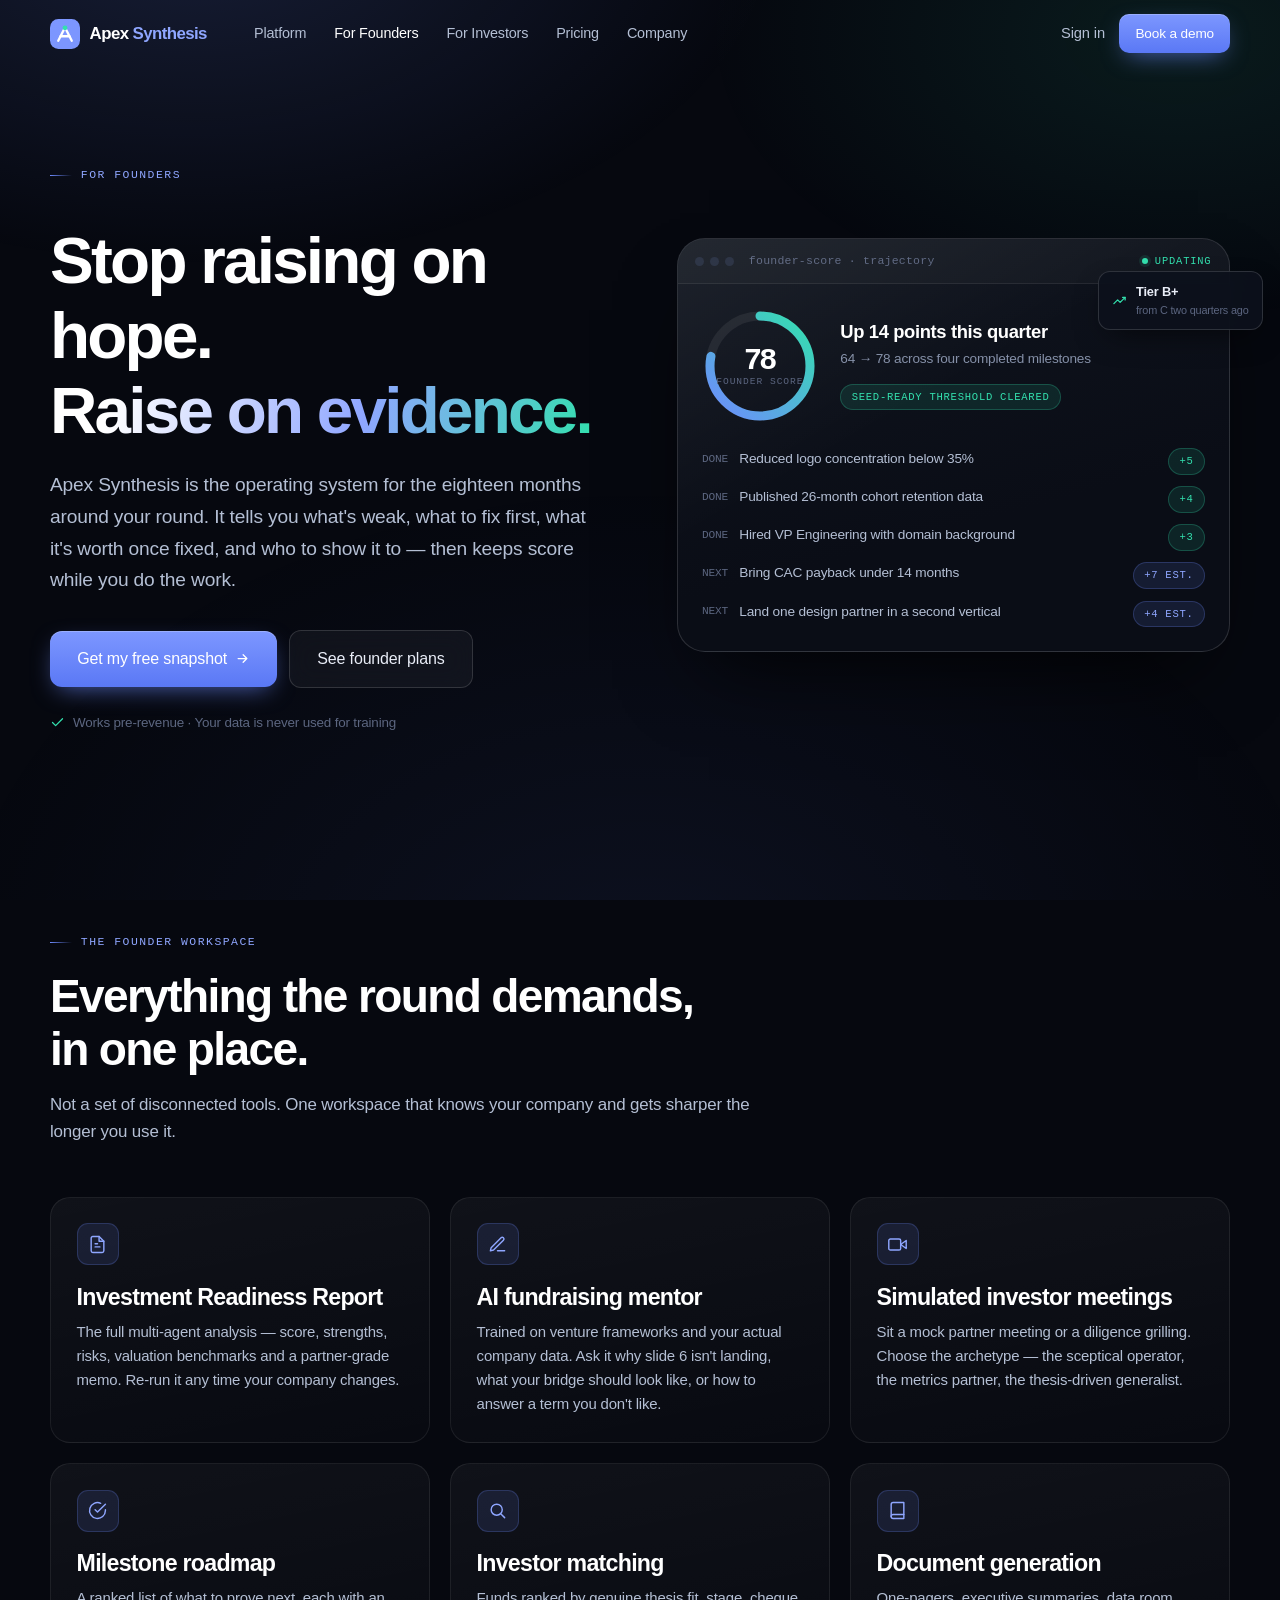
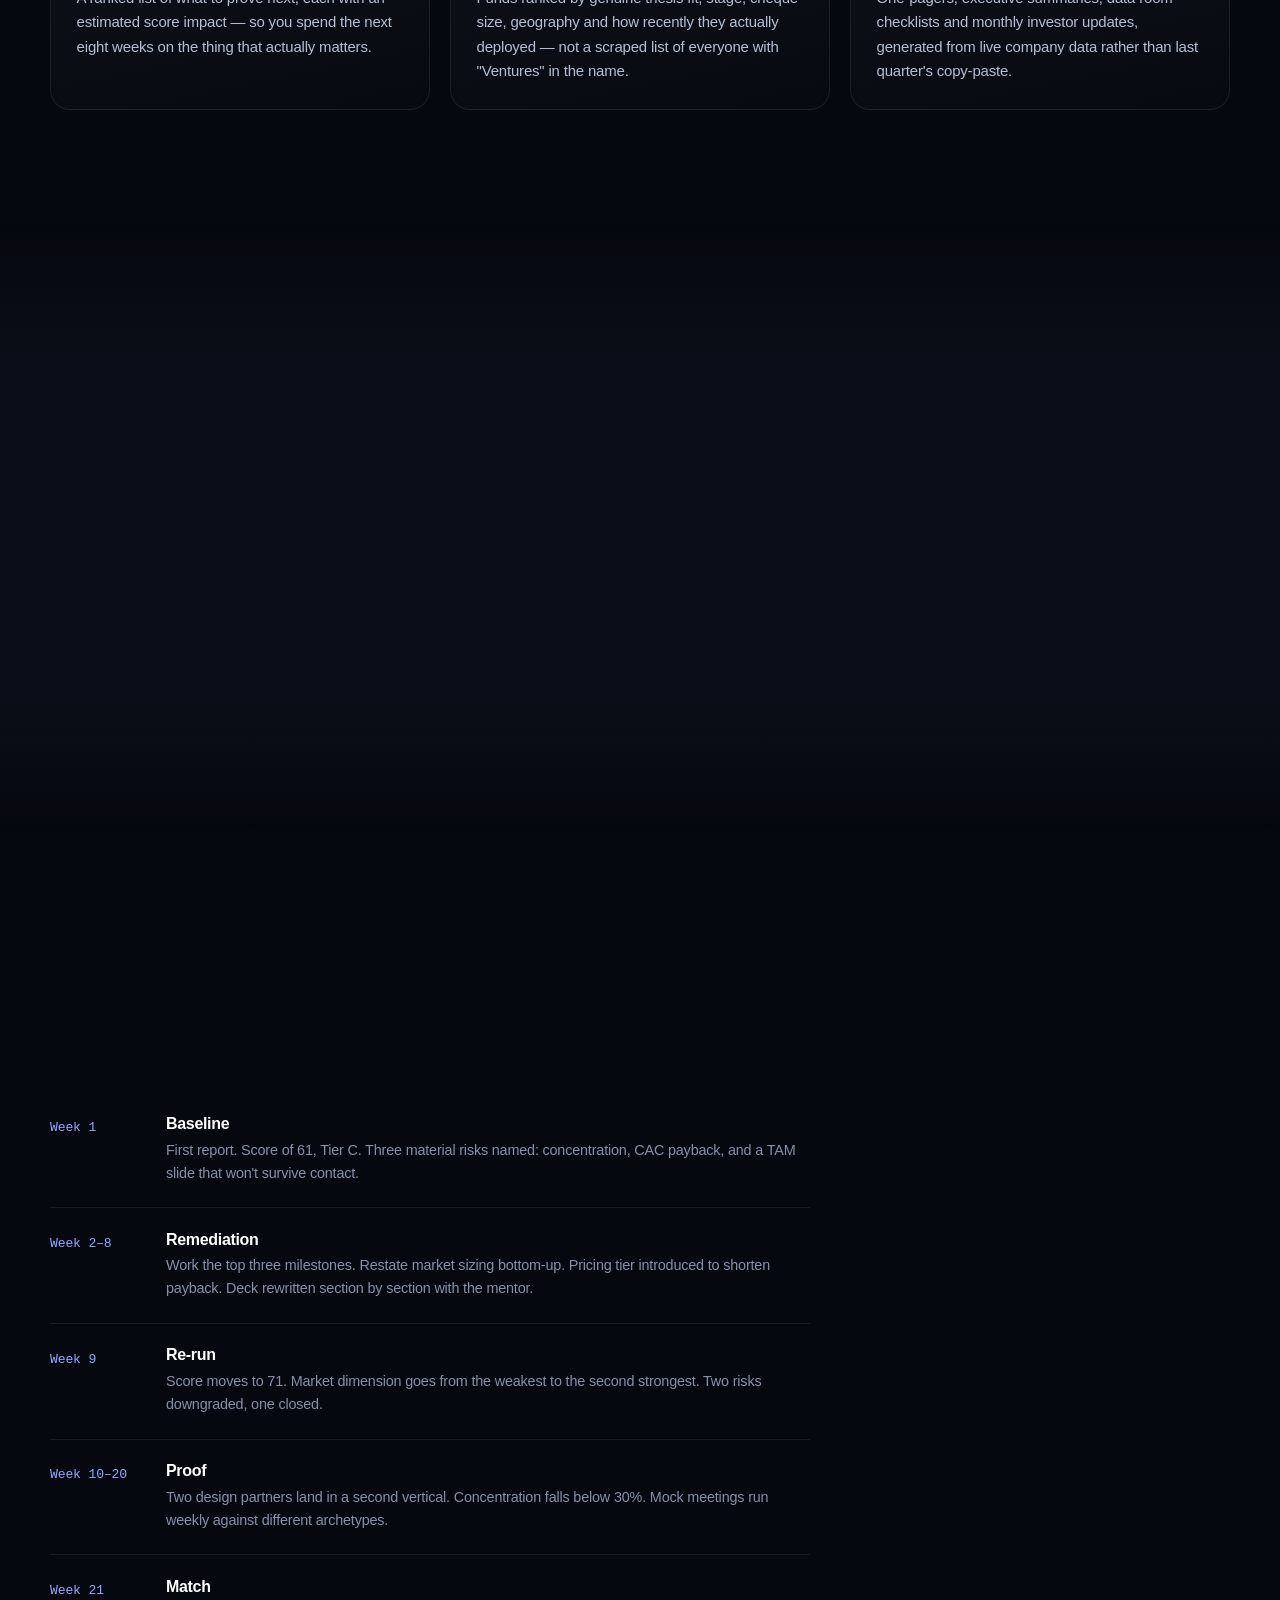
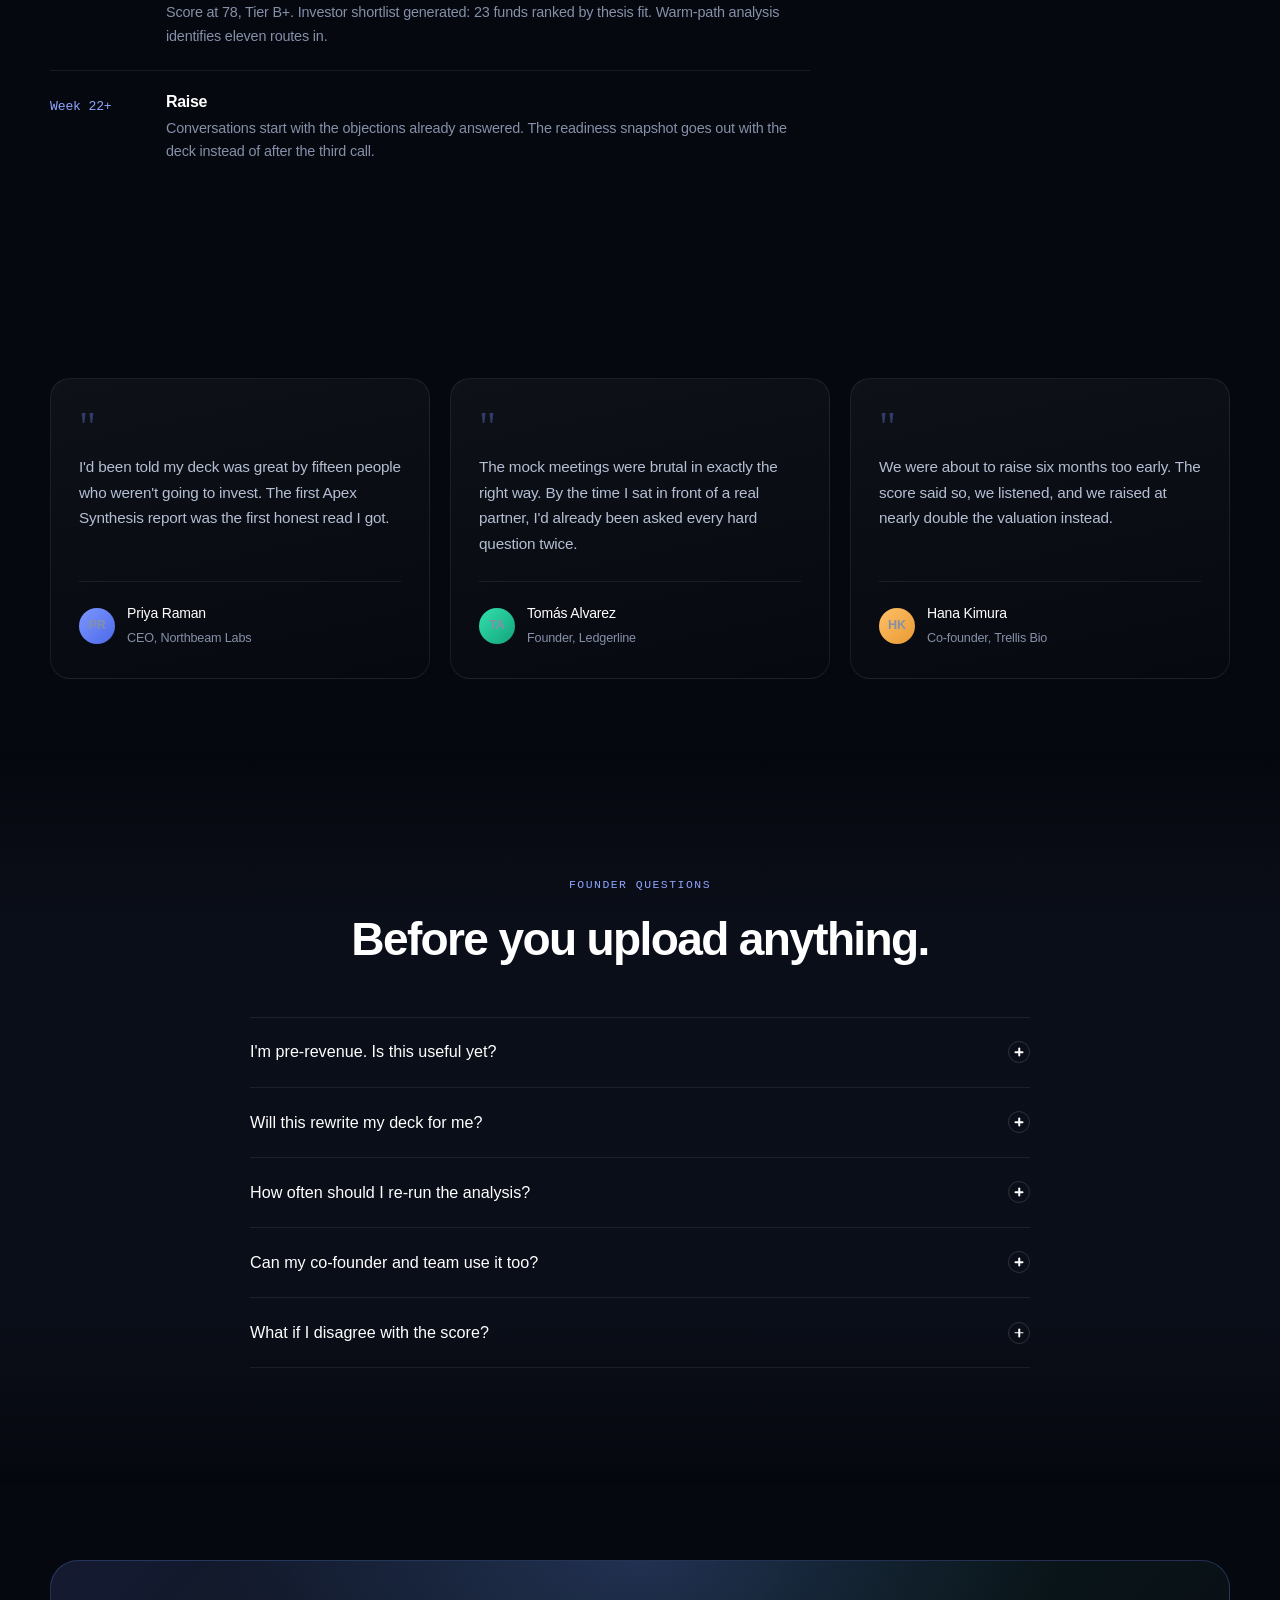
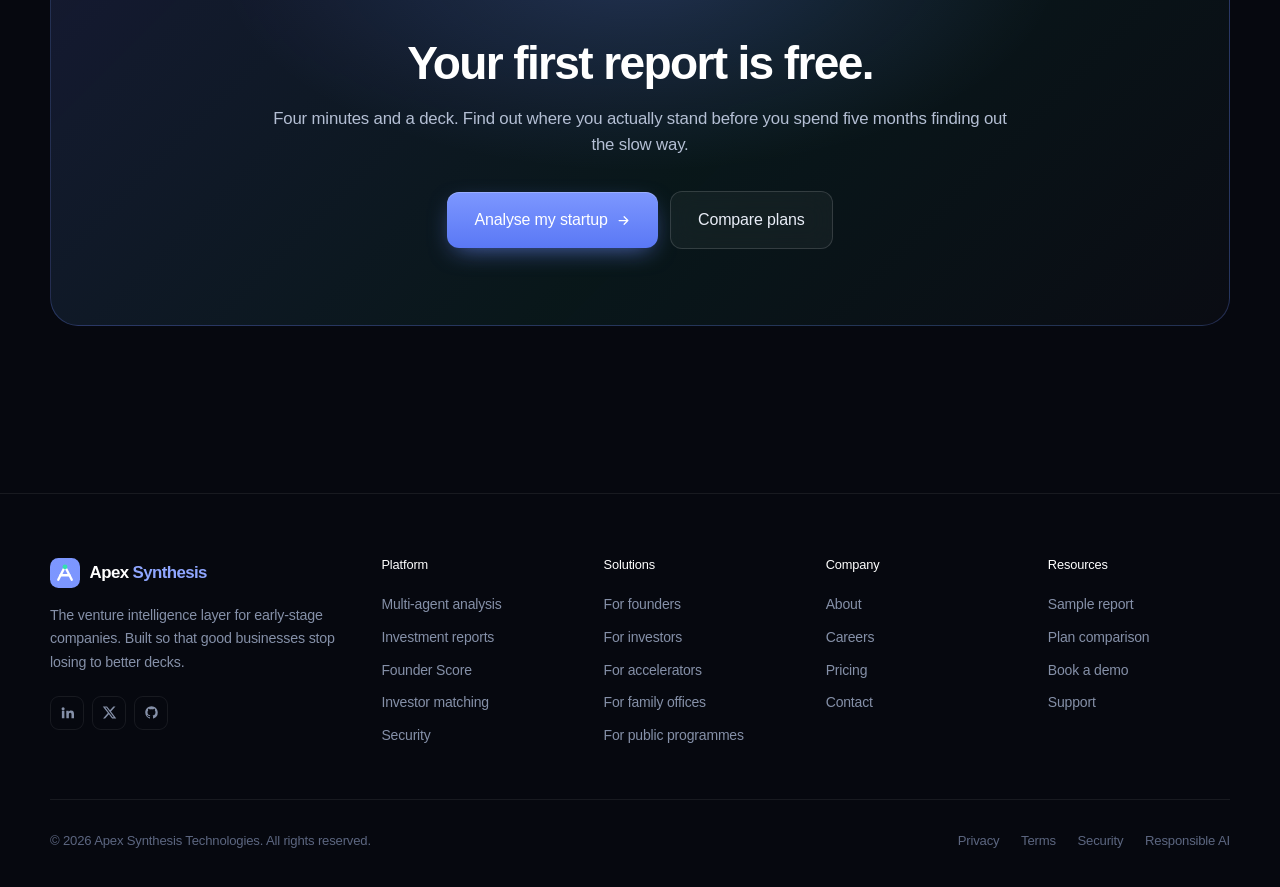
<file: founders.html>
<!DOCTYPE html>
<html lang="en">
<head>
<meta charset="UTF-8">
<meta name="viewport" content="width=device-width, initial-scale=1">
<title>For Founders — Get investment-ready before you raise | Apex Synthesis</title>
<meta name="description" content="Your fundraising operating system: VC-style analysis, a live Founder Score, AI coaching, simulated investor meetings, milestone tracking and thesis-matched investor introductions.">
<meta name="theme-color" content="#06080F">
<link rel="icon" href="data:image/svg+xml,<svg xmlns='http://www.w3.org/2000/svg' viewBox='0 0 32 32'><rect width='32' height='32' rx='8' fill='%236E8BFF'/><path d='M9 23L14.6 12M17.4 12L23 23M11.35 18.4h9.3' stroke='%23fff' stroke-width='2.4' fill='none' stroke-linecap='round'/><circle cx='16' cy='9.4' r='2.5' fill='%2333E0AE'/></svg>">
<link rel="stylesheet" href="assets/css/style.css">
</head>
<body>

<header class="nav">
  <div class="wrap nav__inner">
    <a href="index.html" class="logo" aria-label="Apex Synthesis home">
      <svg class="logo__mark" viewBox="0 0 32 32" fill="none" aria-hidden="true">
        <rect width="32" height="32" rx="9" fill="url(#lg)"/>
        <path d="M8.8 23.2L14.5 12M17.5 12L23.2 23.2" stroke="#fff" stroke-width="2.5" stroke-linecap="round"/>
        <path d="M11.3 18.4h9.4" stroke="#fff" stroke-width="2.5" stroke-linecap="round"/>
        <circle cx="16" cy="9.4" r="2.6" fill="#33E0AE"/>
        <defs><linearGradient id="lg" x1="0" y1="0" x2="32" y2="32"><stop stop-color="#7D97FF"/><stop offset="1" stop-color="#4C69E8"/></linearGradient></defs>
      </svg>
      <span class="logo__text">Apex <span>Synthesis</span></span>
    </a>
    <nav class="nav__links" aria-label="Primary">
      <a href="platform.html">Platform</a>
      <a href="founders.html">For Founders</a>
      <a href="investors.html">For Investors</a>
      <a href="pricing.html">Pricing</a>
      <a href="about.html">Company</a>
    </nav>
    <div class="nav__actions">
      <a href="contact.html" class="btn btn--quiet">Sign in</a>
      <a href="contact.html" class="btn btn--primary btn--sm">Book a demo</a>
      <button class="nav__toggle" aria-label="Toggle menu" aria-expanded="false"><span></span></button>
    </div>
  </div>
</header>

<div class="nav__mobile">
  <a href="platform.html">Platform</a>
  <a href="founders.html">For Founders</a>
  <a href="investors.html">For Investors</a>
  <a href="pricing.html">Pricing</a>
  <a href="about.html">Company</a>
  <a href="contact.html">Contact</a>
  <a href="contact.html" class="btn btn--primary btn--block">Book a demo</a>
</div>

<main>

<!-- HERO -->
<section class="hero">
  <div class="wrap hero__grid">
    <div class="reveal">
      <span class="eyebrow">For founders</span>
      <h1>Stop raising on hope.<br><span class="gradient-text">Raise on evidence.</span></h1>
      <p class="lead">Apex Synthesis is the operating system for the eighteen months around your round.
         It tells you what's weak, what to fix first, what it's worth once fixed, and who to
         show it to — then keeps score while you do the work.</p>
      <div class="btn-row">
        <a href="contact.html" class="btn btn--primary btn--lg">Get my free snapshot
          <svg class="arrow" viewBox="0 0 24 24" fill="none" stroke="currentColor" stroke-width="2" stroke-linecap="round" stroke-linejoin="round"><path d="M5 12h14M13 6l6 6-6 6"/></svg>
        </a>
        <a href="pricing.html" class="btn btn--ghost btn--lg">See founder plans</a>
      </div>
      <p class="hero__note">
        <svg width="15" height="15" viewBox="0 0 24 24" fill="none" stroke="#33E0AE" stroke-width="2" stroke-linecap="round" stroke-linejoin="round"><path d="M20 6L9 17l-5-5"/></svg>
        Works pre-revenue · Your data is never used for training
      </p>
    </div>

    <div class="mock-wrap reveal" data-d="2">
      <div class="mock">
        <div class="mock__bar">
          <div class="mock__dots"><i></i><i></i><i></i></div>
          <span class="mock__title">founder-score · trajectory</span>
          <span class="mock__live"><span class="dot dot--pulse"></span> Updating</span>
        </div>
        <div class="mock__body">
          <div class="score-row">
            <div class="dial" data-score="78">
              <svg viewBox="0 0 116 116" aria-hidden="true">
                <defs><linearGradient id="dialGrad" x1="0" y1="0" x2="1" y2="1"><stop stop-color="#6E8BFF"/><stop offset="1" stop-color="#33E0AE"/></linearGradient></defs>
                <circle class="track" cx="58" cy="58" r="50"/>
                <circle class="fill" cx="58" cy="58" r="50"/>
              </svg>
              <div class="dial__val"><b data-count>0</b><span>Founder Score</span></div>
            </div>
            <div class="score-meta">
              <h4>Up 14 points this quarter</h4>
              <p>64 → 78 across four completed milestones</p>
              <span class="badge badge--mint">Seed-ready threshold cleared</span>
            </div>
          </div>

          <div class="log">
            <div class="log__line"><span class="t">DONE</span><span class="n">Reduced logo concentration below 35%</span><span class="s badge badge--mint">+5</span></div>
            <div class="log__line"><span class="t">DONE</span><span class="n">Published 26-month cohort retention data</span><span class="s badge badge--mint">+4</span></div>
            <div class="log__line"><span class="t">DONE</span><span class="n">Hired VP Engineering with domain background</span><span class="s badge badge--mint">+3</span></div>
            <div class="log__line"><span class="t">NEXT</span><span class="n">Bring CAC payback under 14 months</span><span class="s badge badge--blue">+7 est.</span></div>
            <div class="log__line"><span class="t">NEXT</span><span class="n">Land one design partner in a second vertical</span><span class="s badge badge--blue">+4 est.</span></div>
          </div>
        </div>
      </div>
      <div class="float-chip float-chip--a">
        <svg viewBox="0 0 24 24" fill="none" stroke="#33E0AE" stroke-width="2" stroke-linecap="round" stroke-linejoin="round"><path d="M3 17l6-6 4 4 8-8"/><path d="M17 7h4v4"/></svg>
        <div><b>Tier B+</b><small>from C two quarters ago</small></div>
      </div>
    </div>
  </div>
</section>

<!-- WHAT YOU GET -->
<section class="section">
  <div class="wrap">
    <div class="sec-head reveal">
      <span class="eyebrow">The founder workspace</span>
      <h2>Everything the round demands,<br>in one place.</h2>
      <p>Not a set of disconnected tools. One workspace that knows your company and gets
         sharper the longer you use it.</p>
    </div>

    <div class="grid grid-3">
      <article class="card card--glow reveal" data-d="1">
        <div class="card__icon"><svg viewBox="0 0 24 24" fill="none" stroke="currentColor" stroke-width="1.8" stroke-linecap="round" stroke-linejoin="round"><path d="M14 2H6a2 2 0 00-2 2v16a2 2 0 002 2h12a2 2 0 002-2V8z"/><path d="M14 2v6h6M9 15h6M9 11h3"/></svg></div>
        <h3>Investment Readiness Report</h3>
        <p>The full multi-agent analysis — score, strengths, risks, valuation benchmarks and a
           partner-grade memo. Re-run it any time your company changes.</p>
      </article>

      <article class="card card--glow reveal" data-d="2">
        <div class="card__icon"><svg viewBox="0 0 24 24" fill="none" stroke="currentColor" stroke-width="1.8" stroke-linecap="round" stroke-linejoin="round"><path d="M12 20h9M16.5 3.5a2.1 2.1 0 013 3L7 19l-4 1 1-4z"/></svg></div>
        <h3>AI fundraising mentor</h3>
        <p>Trained on venture frameworks and your actual company data. Ask it why slide 6 isn't
           landing, what your bridge should look like, or how to answer a term you don't like.</p>
      </article>

      <article class="card card--glow reveal" data-d="3">
        <div class="card__icon"><svg viewBox="0 0 24 24" fill="none" stroke="currentColor" stroke-width="1.8" stroke-linecap="round" stroke-linejoin="round"><path d="M23 7l-7 5 7 5V7z"/><rect x="1" y="5" width="15" height="14" rx="2"/></svg></div>
        <h3>Simulated investor meetings</h3>
        <p>Sit a mock partner meeting or a diligence grilling. Choose the archetype — the
           sceptical operator, the metrics partner, the thesis-driven generalist.</p>
      </article>

      <article class="card card--glow reveal" data-d="1">
        <div class="card__icon"><svg viewBox="0 0 24 24" fill="none" stroke="currentColor" stroke-width="1.8" stroke-linecap="round" stroke-linejoin="round"><path d="M22 11.1V12a10 10 0 11-5.9-9.1"/><path d="M22 4l-10 10-3-3"/></svg></div>
        <h3>Milestone roadmap</h3>
        <p>A ranked list of what to prove next, each with an estimated score impact — so you
           spend the next eight weeks on the thing that actually matters.</p>
      </article>

      <article class="card card--glow reveal" data-d="2">
        <div class="card__icon"><svg viewBox="0 0 24 24" fill="none" stroke="currentColor" stroke-width="1.8" stroke-linecap="round" stroke-linejoin="round"><circle cx="11" cy="11" r="7"/><path d="M21 21l-4.3-4.3"/></svg></div>
        <h3>Investor matching</h3>
        <p>Funds ranked by genuine thesis fit, stage, cheque size, geography and how recently
           they actually deployed — not a scraped list of everyone with "Ventures" in the name.</p>
      </article>

      <article class="card card--glow reveal" data-d="3">
        <div class="card__icon"><svg viewBox="0 0 24 24" fill="none" stroke="currentColor" stroke-width="1.8" stroke-linecap="round" stroke-linejoin="round"><path d="M4 19.5A2.5 2.5 0 016.5 17H20"/><path d="M6.5 2H20v20H6.5A2.5 2.5 0 014 19.5v-15A2.5 2.5 0 016.5 2z"/></svg></div>
        <h3>Document generation</h3>
        <p>One-pagers, executive summaries, data room checklists and monthly investor updates,
           generated from live company data rather than last quarter's copy-paste.</p>
      </article>
    </div>
  </div>
</section>

<!-- MOCK MEETING -->
<section class="section section--alt">
  <div class="wrap">
    <div class="split">
      <div class="reveal">
        <span class="eyebrow">Practice room</span>
        <h2>Get grilled here, not there.</h2>
        <p class="lead">The questions that kill rounds are rarely the ones on your rehearsal list.
           Run a simulated partner meeting and find out which answer you don't have — while it
           still costs you nothing.</p>
        <ul class="checklist">
          <li><svg viewBox="0 0 24 24" fill="none" stroke="currentColor" stroke-width="2.4" stroke-linecap="round" stroke-linejoin="round"><path d="M20 6L9 17l-5-5"/></svg><span><b>Investor archetypes</b> — operator, metrics-first, thesis-driven, contrarian.</span></li>
          <li><svg viewBox="0 0 24 24" fill="none" stroke="currentColor" stroke-width="2.4" stroke-linecap="round" stroke-linejoin="round"><path d="M20 6L9 17l-5-5"/></svg><span><b>Questions drawn from your own weak spots</b>, not a generic bank.</span></li>
          <li><svg viewBox="0 0 24 24" fill="none" stroke="currentColor" stroke-width="2.4" stroke-linecap="round" stroke-linejoin="round"><path d="M20 6L9 17l-5-5"/></svg><span><b>Scored transcript</b> with the specific sentences that lost the room.</span></li>
          <li><svg viewBox="0 0 24 24" fill="none" stroke="currentColor" stroke-width="2.4" stroke-linecap="round" stroke-linejoin="round"><path d="M20 6L9 17l-5-5"/></svg><span><b>Term-sheet rehearsal</b> — negotiate a liquidation preference before it's real.</span></li>
        </ul>
      </div>

      <div class="split__media reveal" data-d="2">
        <div class="panel">
          <div class="panel__head"><span class="dot dot--pulse"></span><h5>Mock partner meeting · Metrics-first</h5><span class="badge badge--amber">Live</span></div>
          <div class="panel__body">
            <div class="memo">
              <p><b style="color:var(--accent-soft)">Partner:</b> Your deck says net retention is 118%.
                 Is that logo or dollar, and does it include the two accounts you upsold in December?</p>
              <p><b style="color:#fff">You:</b> Dollar-based, and yes it includes them.</p>
              <p><b style="color:var(--accent-soft)">Partner:</b> Then strip them out and tell me the number.
                 I want to know what happens in a quarter where nothing unusual occurs.</p>
              <p style="color:var(--faint);font-style:italic">— transcript continues —</p>
              <h5>Post-meeting note</h5>
              <p><mark>Weak point:</mark> you conceded the framing instead of pre-empting it. Lead with the
                 ex-upsell figure (109%) and you own the number rather than defending it.</p>
            </div>
          </div>
        </div>
      </div>
    </div>
  </div>
</section>

<!-- JOURNEY -->
<section class="section">
  <div class="wrap">
    <div class="sec-head reveal">
      <span class="eyebrow">A typical journey</span>
      <h2>What eighteen months looks like.</h2>
    </div>

    <div class="timeline reveal">
      <div class="tl-item"><span class="yr">Week 1</span><div><h4>Baseline</h4><p>First report. Score of 61, Tier C. Three material risks named: concentration, CAC payback, and a TAM slide that won't survive contact.</p></div></div>
      <div class="tl-item"><span class="yr">Week 2–8</span><div><h4>Remediation</h4><p>Work the top three milestones. Restate market sizing bottom-up. Pricing tier introduced to shorten payback. Deck rewritten section by section with the mentor.</p></div></div>
      <div class="tl-item"><span class="yr">Week 9</span><div><h4>Re-run</h4><p>Score moves to 71. Market dimension goes from the weakest to the second strongest. Two risks downgraded, one closed.</p></div></div>
      <div class="tl-item"><span class="yr">Week 10–20</span><div><h4>Proof</h4><p>Two design partners land in a second vertical. Concentration falls below 30%. Mock meetings run weekly against different archetypes.</p></div></div>
      <div class="tl-item"><span class="yr">Week 21</span><div><h4>Match</h4><p>Score at 78, Tier B+. Investor shortlist generated: 23 funds ranked by thesis fit. Warm-path analysis identifies eleven routes in.</p></div></div>
      <div class="tl-item"><span class="yr">Week 22+</span><div><h4>Raise</h4><p>Conversations start with the objections already answered. The readiness snapshot goes out with the deck instead of after the third call.</p></div></div>
    </div>
  </div>
</section>

<!-- QUOTE -->
<section class="section--tight">
  <div class="wrap">
    <div class="quotes">
      <article class="quote reveal" data-d="1">
        <div class="quote__mark">"</div>
        <p>I'd been told my deck was great by fifteen people who weren't going to invest.
           The first Apex Synthesis report was the first honest read I got.</p>
        <div class="quote__by"><span class="quote__av" style="background:linear-gradient(135deg,#7D97FF,#4C69E8)">PR</span><div><b>Priya Raman</b><span>CEO, Northbeam Labs</span></div></div>
      </article>
      <article class="quote reveal" data-d="2">
        <div class="quote__mark">"</div>
        <p>The mock meetings were brutal in exactly the right way. By the time I sat in front of
           a real partner, I'd already been asked every hard question twice.</p>
        <div class="quote__by"><span class="quote__av" style="background:linear-gradient(135deg,#33E0AE,#12A47B)">TA</span><div><b>Tomás Alvarez</b><span>Founder, Ledgerline</span></div></div>
      </article>
      <article class="quote reveal" data-d="3">
        <div class="quote__mark">"</div>
        <p>We were about to raise six months too early. The score said so, we listened, and we
           raised at nearly double the valuation instead.</p>
        <div class="quote__by"><span class="quote__av" style="background:linear-gradient(135deg,#FFC069,#E89A32)">HK</span><div><b>Hana Kimura</b><span>Co-founder, Trellis Bio</span></div></div>
      </article>
    </div>
  </div>
</section>

<!-- FAQ -->
<section class="section section--alt">
  <div class="wrap">
    <div class="sec-head sec-head--center reveal">
      <span class="eyebrow">Founder questions</span>
      <h2>Before you upload anything.</h2>
    </div>
    <div class="faq reveal">
      <div class="faq__item"><button class="faq__q" aria-expanded="false">I'm pre-revenue. Is this useful yet?<i></i></button><div class="faq__a"><p>Yes — arguably more so. Pre-seed companies are scored on founder–market fit, evidence of the problem, speed of learning and clarity of the wedge. You'll get a readiness path and a realistic answer to "should we be raising now or in five months", which is the most expensive question at your stage.</p></div></div>
      <div class="faq__item"><button class="faq__q" aria-expanded="false">Will this rewrite my deck for me?<i></i></button><div class="faq__a"><p>It will rewrite sections with you, slide by slide, and tell you why each change matters to a reader who has eleven minutes. It won't hand you a finished deck — a deck that sounds like nobody wrote it is its own kind of red flag.</p></div></div>
      <div class="faq__item"><button class="faq__q" aria-expanded="false">How often should I re-run the analysis?<i></i></button><div class="faq__a"><p>Monthly is typical, or whenever something material changes — a big customer, a key hire, a pricing change, a new competitor round. The score recalculates continuously from connected data; a full agent re-run is what refreshes the memo and the risk ranking.</p></div></div>
      <div class="faq__item"><button class="faq__q" aria-expanded="false">Can my co-founder and team use it too?<i></i></button><div class="faq__a"><p>Growth plans include five seats with role-based access. You can scope a seat so an advisor sees the report but not the cap table, or so a new hire sees the milestone roadmap only.</p></div></div>
      <div class="faq__item"><button class="faq__q" aria-expanded="false">What if I disagree with the score?<i></i></button><div class="faq__a"><p>Challenge it. Every dimension shows its inputs and weighting, and you can dispute any finding with counter-evidence — the agents re-evaluate against what you provide. Several of our best-scoring companies argued their way up by supplying data the deck never mentioned.</p></div></div>
    </div>
  </div>
</section>

<!-- CTA -->
<section class="section--tight">
  <div class="wrap reveal">
    <div class="cta-band">
      <h2>Your first report is free.</h2>
      <p>Four minutes and a deck. Find out where you actually stand before you spend
         five months finding out the slow way.</p>
      <div class="btn-row">
        <a href="contact.html" class="btn btn--primary btn--lg">Analyse my startup
          <svg class="arrow" viewBox="0 0 24 24" fill="none" stroke="currentColor" stroke-width="2" stroke-linecap="round" stroke-linejoin="round"><path d="M5 12h14M13 6l6 6-6 6"/></svg>
        </a>
        <a href="pricing.html" class="btn btn--ghost btn--lg">Compare plans</a>
      </div>
    </div>
  </div>
</section>

</main>

<footer class="footer">
  <div class="wrap">
    <div class="footer__grid">
      <div class="footer__brand">
        <a href="index.html" class="logo">
          <svg class="logo__mark" viewBox="0 0 32 32" fill="none" aria-hidden="true">
            <rect width="32" height="32" rx="9" fill="url(#lgf)"/>
            <path d="M8.8 23.2L14.5 12M17.5 12L23.2 23.2" stroke="#fff" stroke-width="2.5" stroke-linecap="round"/>
            <path d="M11.3 18.4h9.4" stroke="#fff" stroke-width="2.5" stroke-linecap="round"/>
            <circle cx="16" cy="9.4" r="2.6" fill="#33E0AE"/>
            <defs><linearGradient id="lgf" x1="0" y1="0" x2="32" y2="32"><stop stop-color="#7D97FF"/><stop offset="1" stop-color="#4C69E8"/></linearGradient></defs>
          </svg>
          <span class="logo__text">Apex <span>Synthesis</span></span>
        </a>
        <p>The venture intelligence layer for early-stage companies. Built so that good
           businesses stop losing to better decks.</p>
        <div class="footer__social">
          <a href="https://www.linkedin.com/in/adam-bocev/" aria-label="Adam Bocev on LinkedIn" target="_blank" rel="noopener noreferrer"><svg viewBox="0 0 24 24" fill="currentColor"><path d="M4.98 3.5a2.5 2.5 0 11-.02 5 2.5 2.5 0 01.02-5zM3 9h4v12H3zM10 9h3.8v1.65h.05c.53-.95 1.83-1.95 3.77-1.95 4.03 0 4.78 2.5 4.78 5.76V21h-4v-5.7c0-1.36-.03-3.1-1.95-3.1-1.95 0-2.25 1.47-2.25 3v5.8h-4z"/></svg></a>
          <a href="#" aria-label="X"><svg viewBox="0 0 24 24" fill="currentColor"><path d="M18.24 2.25h3.31l-7.23 8.26 8.5 11.24h-6.65l-5.22-6.82-5.96 6.82H1.68l7.73-8.84L1.25 2.25h6.82l4.71 6.23zm-1.16 17.52h1.83L7.02 4.13H5.06z"/></svg></a>
          <a href="#" aria-label="GitHub"><svg viewBox="0 0 24 24" fill="currentColor"><path d="M12 2C6.48 2 2 6.48 2 12c0 4.42 2.87 8.17 6.84 9.5.5.09.68-.22.68-.48v-1.7c-2.78.6-3.37-1.34-3.37-1.34-.45-1.16-1.11-1.47-1.11-1.47-.91-.62.07-.6.07-.6 1 .07 1.53 1.03 1.53 1.03.9 1.53 2.34 1.09 2.91.83.09-.65.35-1.09.63-1.34-2.22-.25-4.56-1.11-4.56-4.94 0-1.09.39-1.98 1.03-2.68-.1-.25-.45-1.27.1-2.65 0 0 .84-.27 2.75 1.02.8-.22 1.65-.33 2.5-.33s1.7.11 2.5.33c1.91-1.29 2.75-1.02 2.75-1.02.55 1.38.2 2.4.1 2.65.64.7 1.03 1.59 1.03 2.68 0 3.84-2.34 4.69-4.57 4.94.36.31.68.92.68 1.85v2.74c0 .27.18.58.69.48A10 10 0 0022 12c0-5.52-4.48-10-10-10z"/></svg></a>
        </div>
      </div>
      <div class="footer__col"><h5>Platform</h5><a href="platform.html">Multi-agent analysis</a><a href="platform.html">Investment reports</a><a href="platform.html">Founder Score</a><a href="platform.html">Investor matching</a><a href="platform.html">Security</a></div>
      <div class="footer__col"><h5>Solutions</h5><a href="founders.html">For founders</a><a href="investors.html">For investors</a><a href="investors.html">For accelerators</a><a href="investors.html">For family offices</a><a href="investors.html">For public programmes</a></div>
      <div class="footer__col"><h5>Company</h5><a href="about.html">About</a><a href="about.html">Careers</a><a href="pricing.html">Pricing</a><a href="contact.html">Contact</a></div>
      <div class="footer__col"><h5>Resources</h5><a href="platform.html">Sample report</a><a href="pricing.html">Plan comparison</a><a href="contact.html">Book a demo</a><a href="contact.html">Support</a></div>
    </div>
    <div class="footer__bottom">
      <span>© <span data-year>2026</span> Apex Synthesis Technologies. All rights reserved.</span>
      <nav><a href="#">Privacy</a><a href="#">Terms</a><a href="#">Security</a><a href="#">Responsible AI</a></nav>
    </div>
  </div>
</footer>

<script src="assets/js/main.js"></script>
</body>
</html>
</file>
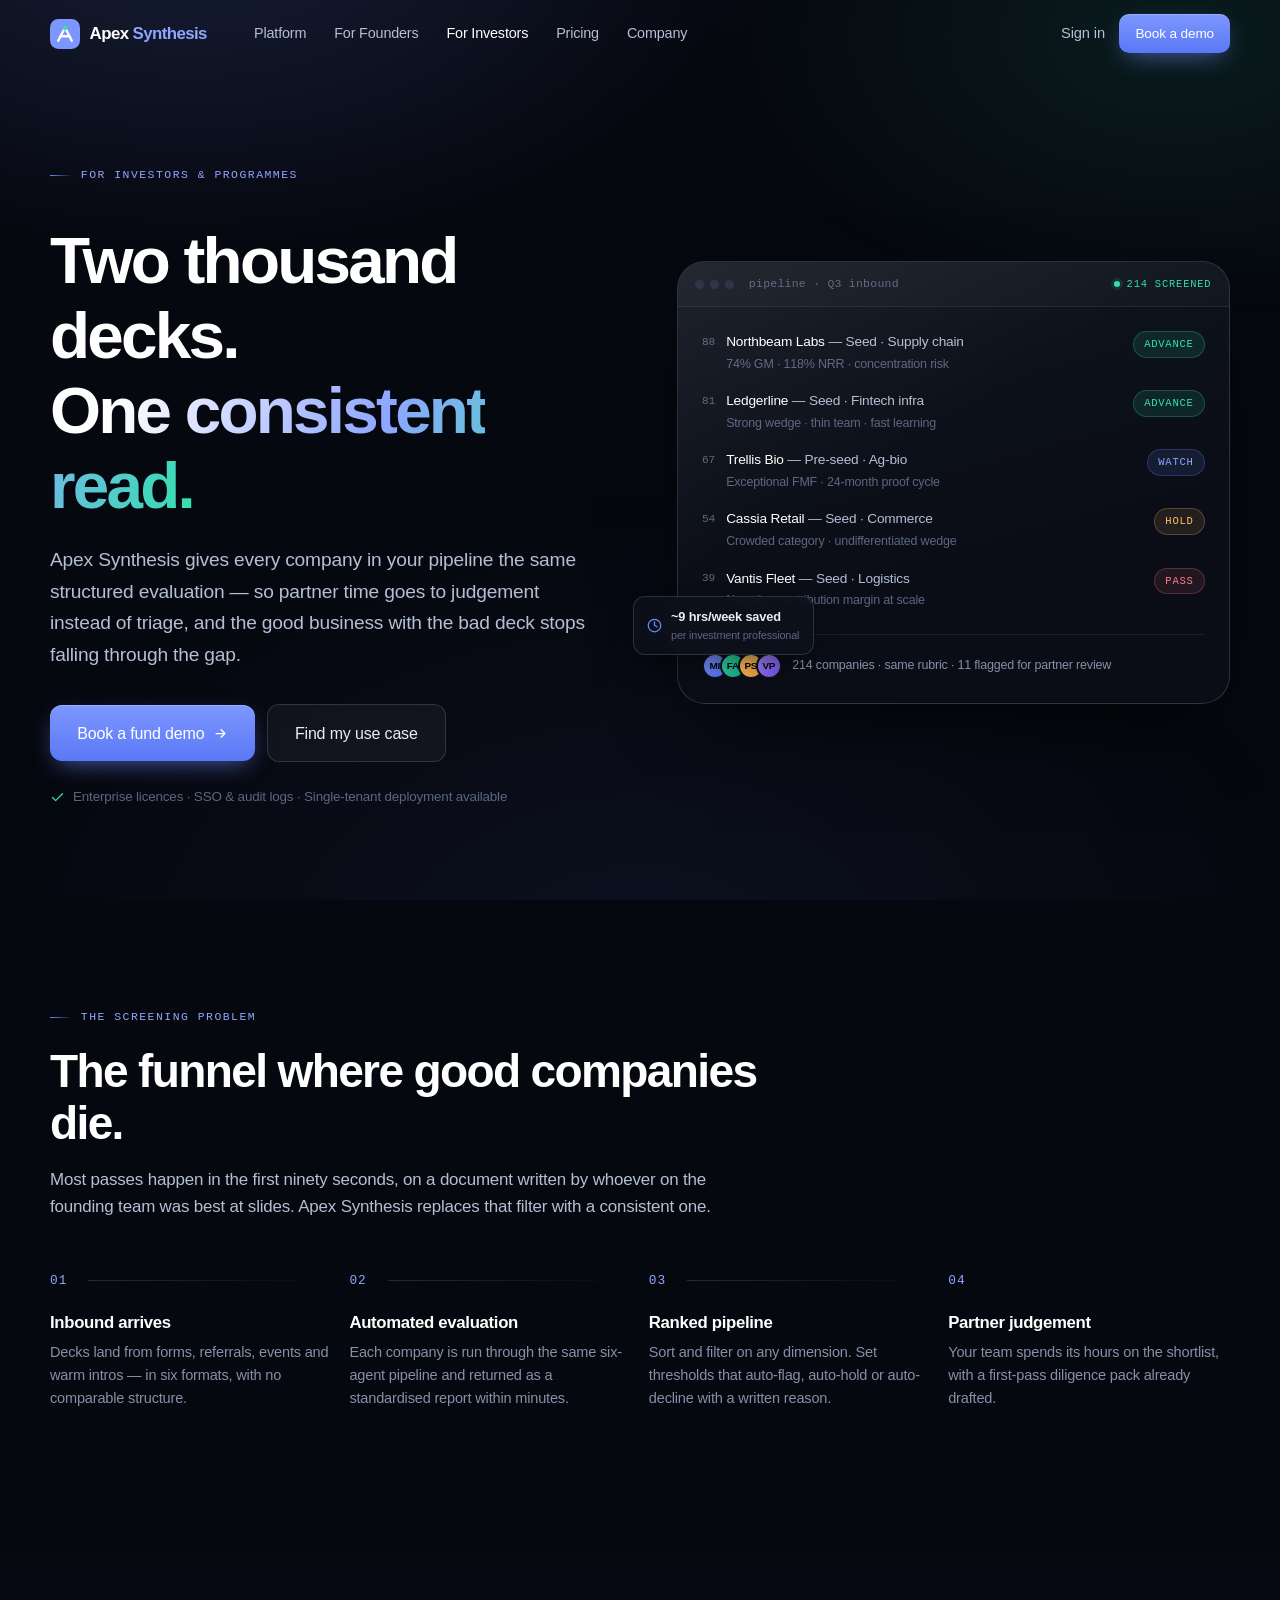
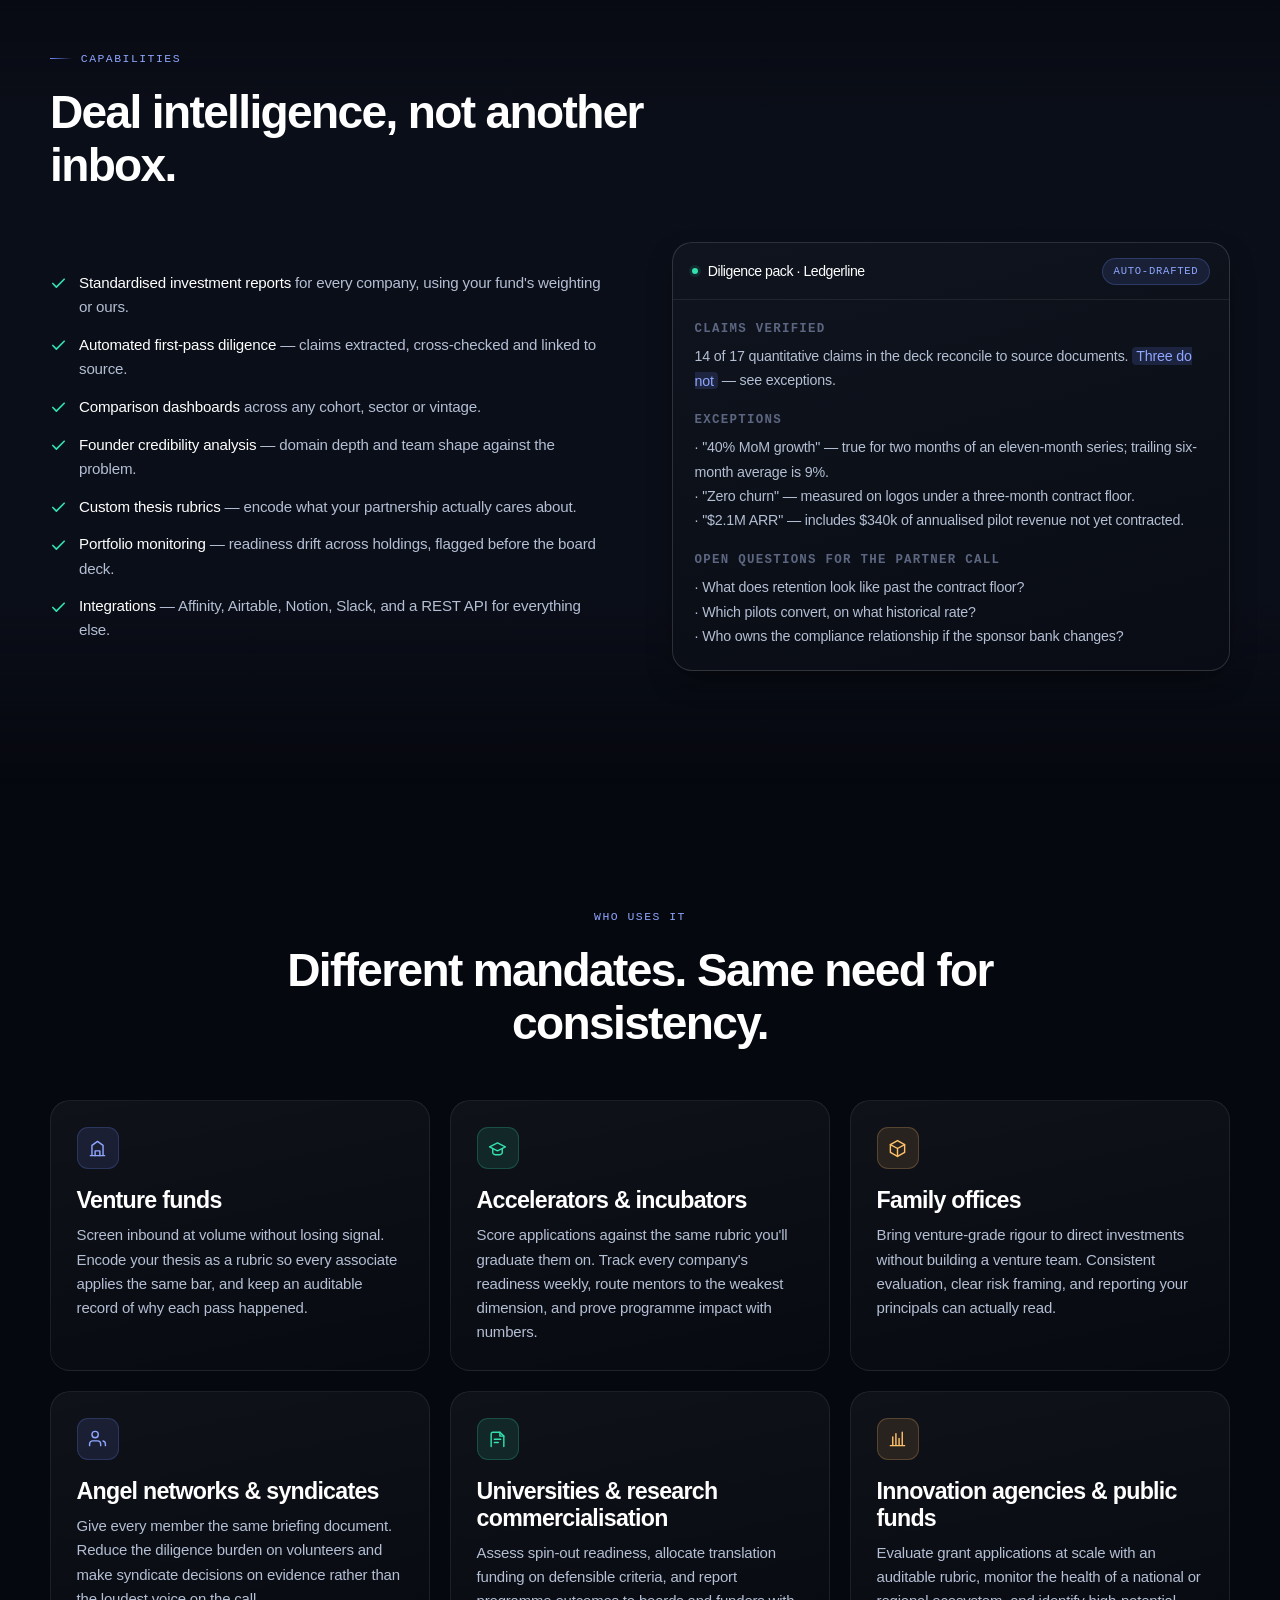
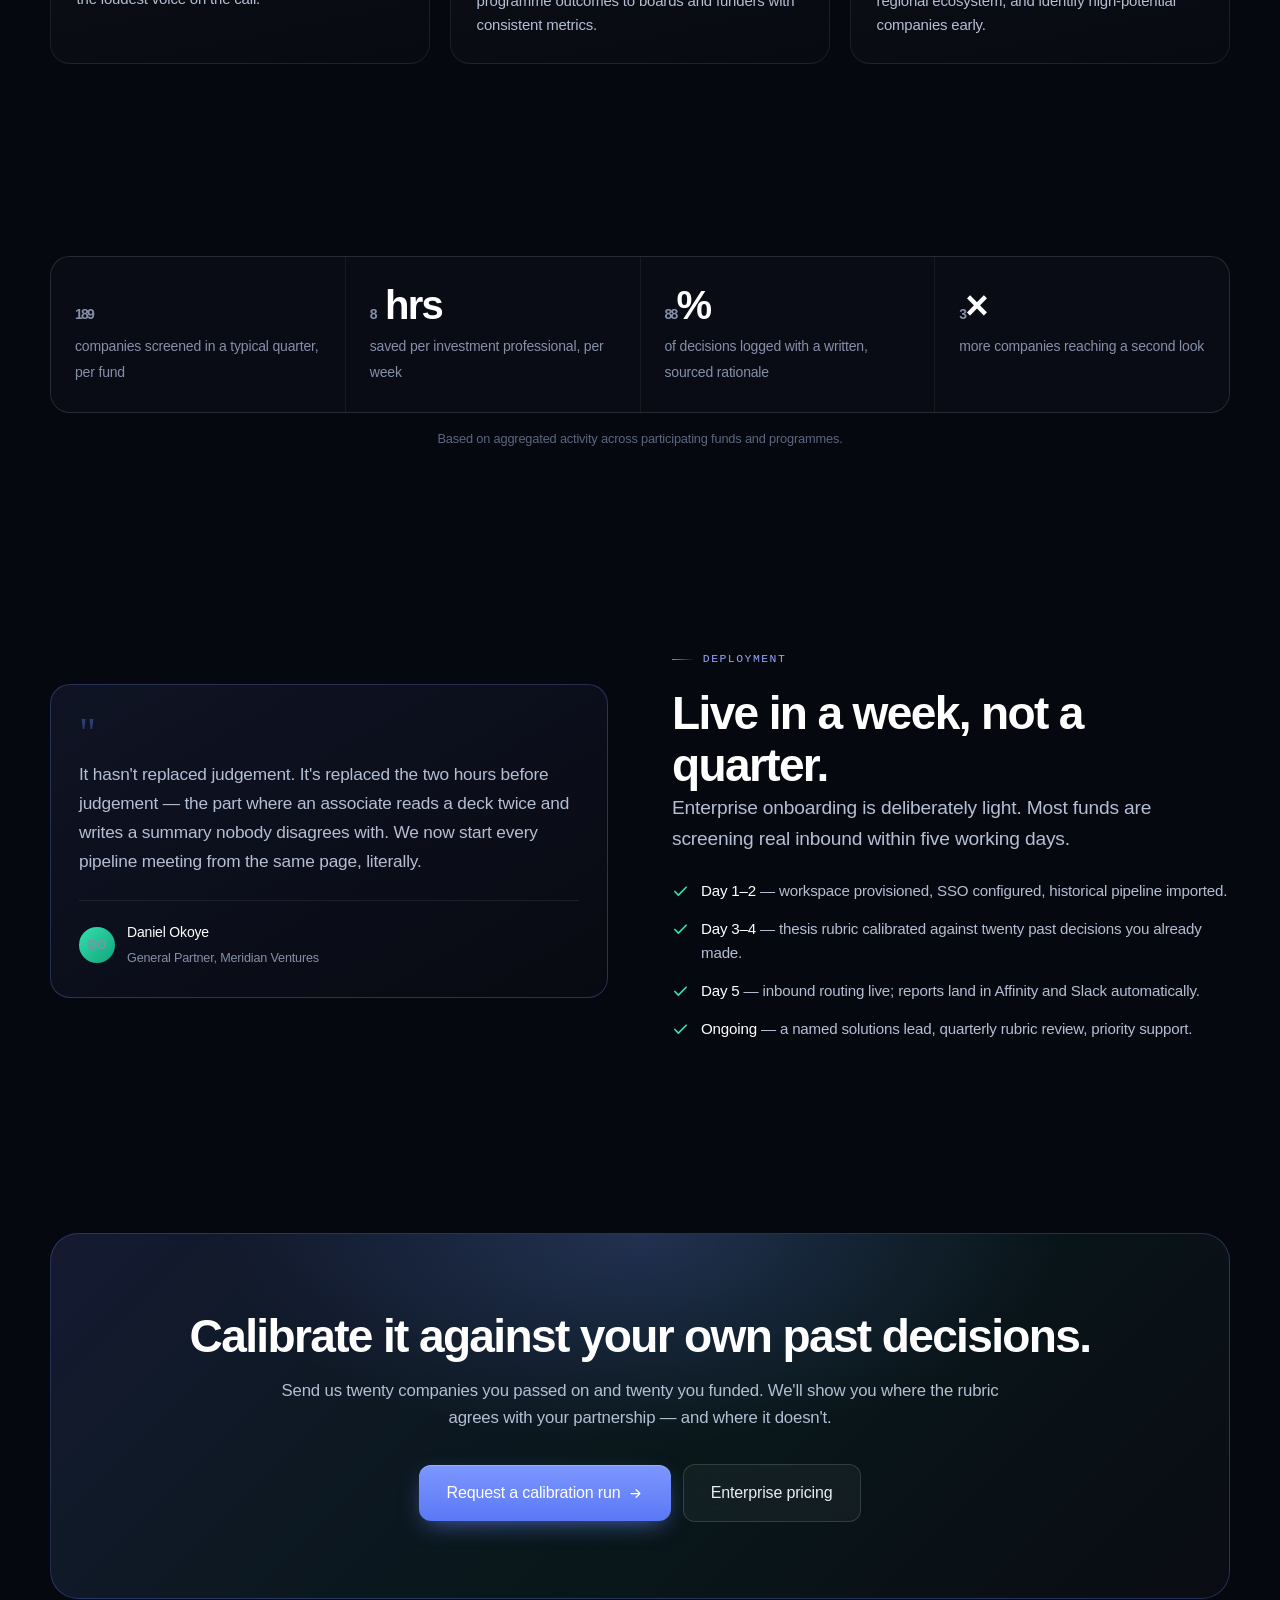
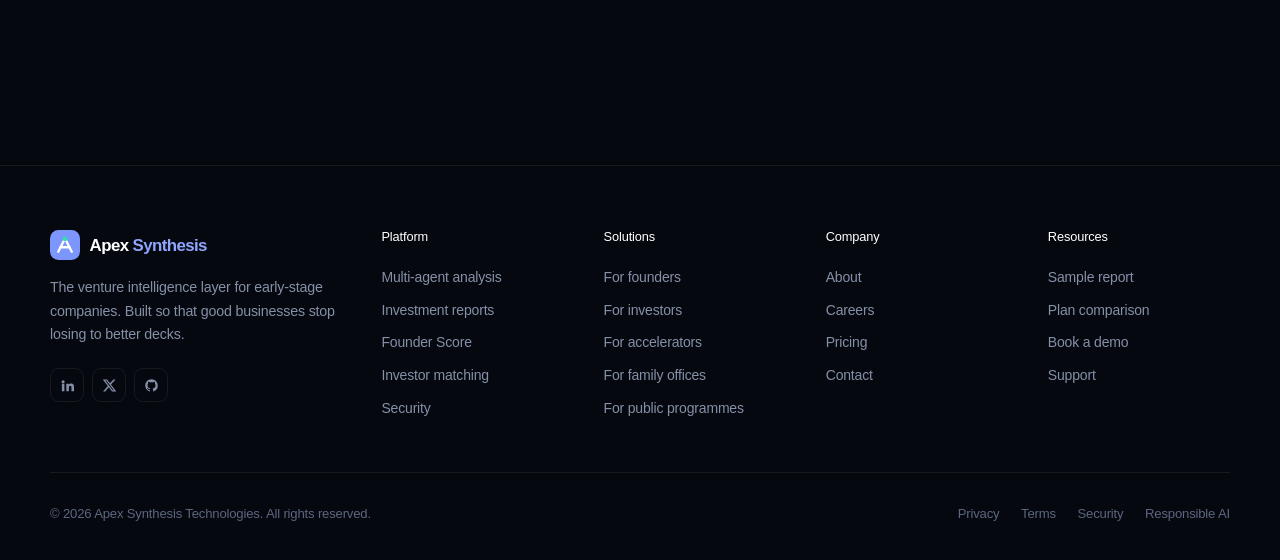
<file: investors.html>
<!DOCTYPE html>
<html lang="en">
<head>
<meta charset="UTF-8">
<meta name="viewport" content="width=device-width, initial-scale=1">
<title>For Investors &amp; Programmes — AI deal intelligence | Apex Synthesis</title>
<meta name="description" content="Standardised screening, automated diligence summaries, comparison dashboards and cohort monitoring for VC funds, accelerators, family offices, angel networks and innovation agencies.">
<meta name="theme-color" content="#06080F">
<link rel="icon" href="data:image/svg+xml,<svg xmlns='http://www.w3.org/2000/svg' viewBox='0 0 32 32'><rect width='32' height='32' rx='8' fill='%236E8BFF'/><path d='M9 23L14.6 12M17.4 12L23 23M11.35 18.4h9.3' stroke='%23fff' stroke-width='2.4' fill='none' stroke-linecap='round'/><circle cx='16' cy='9.4' r='2.5' fill='%2333E0AE'/></svg>">
<link rel="stylesheet" href="assets/css/style.css">
</head>
<body>

<header class="nav">
  <div class="wrap nav__inner">
    <a href="index.html" class="logo" aria-label="Apex Synthesis home">
      <svg class="logo__mark" viewBox="0 0 32 32" fill="none" aria-hidden="true">
        <rect width="32" height="32" rx="9" fill="url(#lg)"/>
        <path d="M8.8 23.2L14.5 12M17.5 12L23.2 23.2" stroke="#fff" stroke-width="2.5" stroke-linecap="round"/>
        <path d="M11.3 18.4h9.4" stroke="#fff" stroke-width="2.5" stroke-linecap="round"/>
        <circle cx="16" cy="9.4" r="2.6" fill="#33E0AE"/>
        <defs><linearGradient id="lg" x1="0" y1="0" x2="32" y2="32"><stop stop-color="#7D97FF"/><stop offset="1" stop-color="#4C69E8"/></linearGradient></defs>
      </svg>
      <span class="logo__text">Apex <span>Synthesis</span></span>
    </a>
    <nav class="nav__links" aria-label="Primary">
      <a href="platform.html">Platform</a>
      <a href="founders.html">For Founders</a>
      <a href="investors.html">For Investors</a>
      <a href="pricing.html">Pricing</a>
      <a href="about.html">Company</a>
    </nav>
    <div class="nav__actions">
      <a href="contact.html" class="btn btn--quiet">Sign in</a>
      <a href="contact.html" class="btn btn--primary btn--sm">Book a demo</a>
      <button class="nav__toggle" aria-label="Toggle menu" aria-expanded="false"><span></span></button>
    </div>
  </div>
</header>

<div class="nav__mobile">
  <a href="platform.html">Platform</a>
  <a href="founders.html">For Founders</a>
  <a href="investors.html">For Investors</a>
  <a href="pricing.html">Pricing</a>
  <a href="about.html">Company</a>
  <a href="contact.html">Contact</a>
  <a href="contact.html" class="btn btn--primary btn--block">Book a demo</a>
</div>

<main>

<!-- HERO -->
<section class="hero">
  <div class="wrap hero__grid">
    <div class="reveal">
      <span class="eyebrow">For investors &amp; programmes</span>
      <h1>Two thousand decks.<br><span class="gradient-text">One consistent read.</span></h1>
      <p class="lead">Apex Synthesis gives every company in your pipeline the same structured evaluation —
         so partner time goes to judgement instead of triage, and the good business with the
         bad deck stops falling through the gap.</p>
      <div class="btn-row">
        <a href="contact.html" class="btn btn--primary btn--lg">Book a fund demo
          <svg class="arrow" viewBox="0 0 24 24" fill="none" stroke="currentColor" stroke-width="2" stroke-linecap="round" stroke-linejoin="round"><path d="M5 12h14M13 6l6 6-6 6"/></svg>
        </a>
        <a href="#segments" class="btn btn--ghost btn--lg">Find my use case</a>
      </div>
      <p class="hero__note">
        <svg width="15" height="15" viewBox="0 0 24 24" fill="none" stroke="#33E0AE" stroke-width="2" stroke-linecap="round" stroke-linejoin="round"><path d="M20 6L9 17l-5-5"/></svg>
        Enterprise licences · SSO &amp; audit logs · Single-tenant deployment available
      </p>
    </div>

    <div class="mock-wrap reveal" data-d="2">
      <div class="mock">
        <div class="mock__bar">
          <div class="mock__dots"><i></i><i></i><i></i></div>
          <span class="mock__title">pipeline · Q3 inbound</span>
          <span class="mock__live"><span class="dot dot--pulse"></span> 214 screened</span>
        </div>
        <div class="mock__body">
          <div class="log" style="gap:.95rem">
            <div class="log__line"><span class="t">88</span><span class="n"><b>Northbeam Labs</b> — Seed · Supply chain<br><span style="color:var(--faint);font-size:.78rem">74% GM · 118% NRR · concentration risk</span></span><span class="s badge badge--mint">Advance</span></div>
            <div class="log__line"><span class="t">81</span><span class="n"><b>Ledgerline</b> — Seed · Fintech infra<br><span style="color:var(--faint);font-size:.78rem">Strong wedge · thin team · fast learning</span></span><span class="s badge badge--mint">Advance</span></div>
            <div class="log__line"><span class="t">67</span><span class="n"><b>Trellis Bio</b> — Pre-seed · Ag-bio<br><span style="color:var(--faint);font-size:.78rem">Exceptional FMF · 24-month proof cycle</span></span><span class="s badge badge--blue">Watch</span></div>
            <div class="log__line"><span class="t">54</span><span class="n"><b>Cassia Retail</b> — Seed · Commerce<br><span style="color:var(--faint);font-size:.78rem">Crowded category · undifferentiated wedge</span></span><span class="s badge badge--amber">Hold</span></div>
            <div class="log__line"><span class="t">39</span><span class="n"><b>Vantis Fleet</b> — Seed · Logistics<br><span style="color:var(--faint);font-size:.78rem">Negative contribution margin at scale</span></span><span class="s badge badge--rose">Pass</span></div>
          </div>
          <div class="mock__foot">
            <div class="avatars">
              <i style="background:linear-gradient(135deg,#7D97FF,#4C69E8)">MI</i>
              <i style="background:linear-gradient(135deg,#33E0AE,#12A47B)">FA</i>
              <i style="background:linear-gradient(135deg,#FFC069,#E89A32)">PS</i>
              <i style="background:linear-gradient(135deg,#A78BFF,#6F4CE0)">VP</i>
            </div>
            <small>214 companies · same rubric · 11 flagged for partner review</small>
          </div>
        </div>
      </div>
      <div class="float-chip float-chip--b">
        <svg viewBox="0 0 24 24" fill="none" stroke="#6E8BFF" stroke-width="2" stroke-linecap="round" stroke-linejoin="round"><circle cx="12" cy="12" r="10"/><path d="M12 6v6l4 2"/></svg>
        <div><b>~9 hrs/week saved</b><small>per investment professional</small></div>
      </div>
    </div>
  </div>
</section>

<!-- FUNNEL -->
<section class="section">
  <div class="wrap">
    <div class="sec-head reveal">
      <span class="eyebrow">The screening problem</span>
      <h2>The funnel where good companies die.</h2>
      <p>Most passes happen in the first ninety seconds, on a document written by whoever on the
         founding team was best at slides. Apex Synthesis replaces that filter with a consistent one.</p>
    </div>

    <div class="steps">
      <div class="step reveal" data-d="1"><h4>Inbound arrives</h4><p>Decks land from forms, referrals, events and warm intros — in six formats, with no comparable structure.</p></div>
      <div class="step reveal" data-d="2"><h4>Automated evaluation</h4><p>Each company is run through the same six-agent pipeline and returned as a standardised report within minutes.</p></div>
      <div class="step reveal" data-d="3"><h4>Ranked pipeline</h4><p>Sort and filter on any dimension. Set thresholds that auto-flag, auto-hold or auto-decline with a written reason.</p></div>
      <div class="step reveal" data-d="4"><h4>Partner judgement</h4><p>Your team spends its hours on the shortlist, with a first-pass diligence pack already drafted.</p></div>
    </div>
  </div>
</section>

<!-- CAPABILITIES -->
<section class="section section--alt">
  <div class="wrap">
    <div class="sec-head reveal">
      <span class="eyebrow">Capabilities</span>
      <h2>Deal intelligence, not another inbox.</h2>
    </div>

    <div class="split">
      <div class="reveal">
        <ul class="checklist" style="margin-top:0">
          <li><svg viewBox="0 0 24 24" fill="none" stroke="currentColor" stroke-width="2.4" stroke-linecap="round" stroke-linejoin="round"><path d="M20 6L9 17l-5-5"/></svg><span><b>Standardised investment reports</b> for every company, using your fund's weighting or ours.</span></li>
          <li><svg viewBox="0 0 24 24" fill="none" stroke="currentColor" stroke-width="2.4" stroke-linecap="round" stroke-linejoin="round"><path d="M20 6L9 17l-5-5"/></svg><span><b>Automated first-pass diligence</b> — claims extracted, cross-checked and linked to source.</span></li>
          <li><svg viewBox="0 0 24 24" fill="none" stroke="currentColor" stroke-width="2.4" stroke-linecap="round" stroke-linejoin="round"><path d="M20 6L9 17l-5-5"/></svg><span><b>Comparison dashboards</b> across any cohort, sector or vintage.</span></li>
          <li><svg viewBox="0 0 24 24" fill="none" stroke="currentColor" stroke-width="2.4" stroke-linecap="round" stroke-linejoin="round"><path d="M20 6L9 17l-5-5"/></svg><span><b>Founder credibility analysis</b> — domain depth and team shape against the problem.</span></li>
          <li><svg viewBox="0 0 24 24" fill="none" stroke="currentColor" stroke-width="2.4" stroke-linecap="round" stroke-linejoin="round"><path d="M20 6L9 17l-5-5"/></svg><span><b>Custom thesis rubrics</b> — encode what your partnership actually cares about.</span></li>
          <li><svg viewBox="0 0 24 24" fill="none" stroke="currentColor" stroke-width="2.4" stroke-linecap="round" stroke-linejoin="round"><path d="M20 6L9 17l-5-5"/></svg><span><b>Portfolio monitoring</b> — readiness drift across holdings, flagged before the board deck.</span></li>
          <li><svg viewBox="0 0 24 24" fill="none" stroke="currentColor" stroke-width="2.4" stroke-linecap="round" stroke-linejoin="round"><path d="M20 6L9 17l-5-5"/></svg><span><b>Integrations</b> — Affinity, Airtable, Notion, Slack, and a REST API for everything else.</span></li>
        </ul>
      </div>

      <div class="split__media reveal" data-d="2">
        <div class="panel">
          <div class="panel__head"><span class="dot"></span><h5>Diligence pack · Ledgerline</h5><span class="badge badge--blue">Auto-drafted</span></div>
          <div class="panel__body">
            <div class="memo">
              <h5>Claims verified</h5>
              <p>14 of 17 quantitative claims in the deck reconcile to source documents.
                 <mark>Three do not</mark> — see exceptions.</p>
              <h5>Exceptions</h5>
              <p>· "40% MoM growth" — true for two months of an eleven-month series; trailing six-month average is 9%.<br>
                 · "Zero churn" — measured on logos under a three-month contract floor.<br>
                 · "$2.1M ARR" — includes $340k of annualised pilot revenue not yet contracted.</p>
              <h5>Open questions for the partner call</h5>
              <p>· What does retention look like past the contract floor?<br>
                 · Which pilots convert, on what historical rate?<br>
                 · Who owns the compliance relationship if the sponsor bank changes?</p>
            </div>
          </div>
        </div>
      </div>
    </div>
  </div>
</section>

<!-- SEGMENTS -->
<section class="section" id="segments">
  <div class="wrap">
    <div class="sec-head sec-head--center reveal">
      <span class="eyebrow">Who uses it</span>
      <h2>Different mandates. Same need for consistency.</h2>
    </div>

    <div class="grid grid-3">
      <article class="card reveal" data-d="1">
        <div class="card__icon"><svg viewBox="0 0 24 24" fill="none" stroke="currentColor" stroke-width="1.8" stroke-linecap="round" stroke-linejoin="round"><path d="M3 21h18M5 21V8l7-5 7 5v13"/><path d="M9 21v-6h6v6"/></svg></div>
        <h3>Venture funds</h3>
        <p>Screen inbound at volume without losing signal. Encode your thesis as a rubric so
           every associate applies the same bar, and keep an auditable record of why each pass happened.</p>
      </article>

      <article class="card reveal" data-d="2">
        <div class="card__icon card__icon--mint"><svg viewBox="0 0 24 24" fill="none" stroke="currentColor" stroke-width="1.8" stroke-linecap="round" stroke-linejoin="round"><path d="M22 10L12 5 2 10l10 5 10-5z"/><path d="M6 12v5c0 1.7 2.7 3 6 3s6-1.3 6-3v-5"/></svg></div>
        <h3>Accelerators &amp; incubators</h3>
        <p>Score applications against the same rubric you'll graduate them on. Track every company's
           readiness weekly, route mentors to the weakest dimension, and prove programme impact with numbers.</p>
      </article>

      <article class="card reveal" data-d="3">
        <div class="card__icon card__icon--amber"><svg viewBox="0 0 24 24" fill="none" stroke="currentColor" stroke-width="1.8" stroke-linecap="round" stroke-linejoin="round"><path d="M12 2l9 5v10l-9 5-9-5V7z"/><path d="M12 12l9-5M12 12v10M12 12L3 7"/></svg></div>
        <h3>Family offices</h3>
        <p>Bring venture-grade rigour to direct investments without building a venture team.
           Consistent evaluation, clear risk framing, and reporting your principals can actually read.</p>
      </article>

      <article class="card reveal" data-d="1">
        <div class="card__icon"><svg viewBox="0 0 24 24" fill="none" stroke="currentColor" stroke-width="1.8" stroke-linecap="round" stroke-linejoin="round"><path d="M16 21v-2a4 4 0 00-4-4H6a4 4 0 00-4 4v2"/><circle cx="9" cy="7" r="4"/><path d="M22 21v-2a4 4 0 00-3-3.87"/></svg></div>
        <h3>Angel networks &amp; syndicates</h3>
        <p>Give every member the same briefing document. Reduce the diligence burden on volunteers
           and make syndicate decisions on evidence rather than the loudest voice on the call.</p>
      </article>

      <article class="card reveal" data-d="2">
        <div class="card__icon card__icon--mint"><svg viewBox="0 0 24 24" fill="none" stroke="currentColor" stroke-width="1.8" stroke-linecap="round" stroke-linejoin="round"><path d="M4 22V6a2 2 0 012-2h9l5 5v13"/><path d="M15 4v5h5M8 13h8M8 17h5"/></svg></div>
        <h3>Universities &amp; research commercialisation</h3>
        <p>Assess spin-out readiness, allocate translation funding on defensible criteria, and
           report programme outcomes to boards and funders with consistent metrics.</p>
      </article>

      <article class="card reveal" data-d="3">
        <div class="card__icon card__icon--amber"><svg viewBox="0 0 24 24" fill="none" stroke="currentColor" stroke-width="1.8" stroke-linecap="round" stroke-linejoin="round"><path d="M3 21h18M6 21V10M10 21V6M14 21v-9M18 21V4"/></svg></div>
        <h3>Innovation agencies &amp; public funds</h3>
        <p>Evaluate grant applications at scale with an auditable rubric, monitor the health of a
           national or regional ecosystem, and identify high-potential companies early.</p>
      </article>
    </div>
  </div>
</section>

<!-- IMPACT -->
<section class="section--tight">
  <div class="wrap reveal">
    <div class="stats">
      <div class="stat"><b><span data-to="214">0</span></b><span>companies screened in a typical quarter, per fund</span></div>
      <div class="stat"><b><span data-to="9">0</span> hrs</b><span>saved per investment professional, per week</span></div>
      <div class="stat"><b><span data-to="100">0</span>%</b><span>of decisions logged with a written, sourced rationale</span></div>
      <div class="stat"><b><span data-to="3">0</span>×</b><span>more companies reaching a second look</span></div>
    </div>
    <p class="form__note" style="margin-top:1rem;text-align:center">Based on aggregated activity across participating funds and programmes.</p>
  </div>
</section>

<!-- QUOTE -->
<section class="section">
  <div class="wrap">
    <div class="split">
      <div class="reveal">
        <div class="quote" style="border-color:rgba(110,139,255,.28);background:linear-gradient(150deg,rgba(110,139,255,.09),rgba(255,255,255,.01))">
          <div class="quote__mark">"</div>
          <p style="font-size:1.08rem">It hasn't replaced judgement. It's replaced the two hours before judgement —
             the part where an associate reads a deck twice and writes a summary nobody
             disagrees with. We now start every pipeline meeting from the same page, literally.</p>
          <div class="quote__by"><span class="quote__av" style="background:linear-gradient(135deg,#33E0AE,#12A47B)">DO</span><div><b>Daniel Okoye</b><span>General Partner, Meridian Ventures</span></div></div>
        </div>
      </div>
      <div class="reveal" data-d="2">
        <span class="eyebrow">Deployment</span>
        <h2>Live in a week, not a quarter.</h2>
        <p class="lead">Enterprise onboarding is deliberately light. Most funds are screening real
           inbound within five working days.</p>
        <ul class="checklist">
          <li><svg viewBox="0 0 24 24" fill="none" stroke="currentColor" stroke-width="2.4" stroke-linecap="round" stroke-linejoin="round"><path d="M20 6L9 17l-5-5"/></svg><span><b>Day 1–2</b> — workspace provisioned, SSO configured, historical pipeline imported.</span></li>
          <li><svg viewBox="0 0 24 24" fill="none" stroke="currentColor" stroke-width="2.4" stroke-linecap="round" stroke-linejoin="round"><path d="M20 6L9 17l-5-5"/></svg><span><b>Day 3–4</b> — thesis rubric calibrated against twenty past decisions you already made.</span></li>
          <li><svg viewBox="0 0 24 24" fill="none" stroke="currentColor" stroke-width="2.4" stroke-linecap="round" stroke-linejoin="round"><path d="M20 6L9 17l-5-5"/></svg><span><b>Day 5</b> — inbound routing live; reports land in Affinity and Slack automatically.</span></li>
          <li><svg viewBox="0 0 24 24" fill="none" stroke="currentColor" stroke-width="2.4" stroke-linecap="round" stroke-linejoin="round"><path d="M20 6L9 17l-5-5"/></svg><span><b>Ongoing</b> — a named solutions lead, quarterly rubric review, priority support.</span></li>
        </ul>
      </div>
    </div>
  </div>
</section>

<!-- CTA -->
<section class="section--tight">
  <div class="wrap reveal">
    <div class="cta-band">
      <h2>Calibrate it against your own past decisions.</h2>
      <p>Send us twenty companies you passed on and twenty you funded. We'll show you
         where the rubric agrees with your partnership — and where it doesn't.</p>
      <div class="btn-row">
        <a href="contact.html" class="btn btn--primary btn--lg">Request a calibration run
          <svg class="arrow" viewBox="0 0 24 24" fill="none" stroke="currentColor" stroke-width="2" stroke-linecap="round" stroke-linejoin="round"><path d="M5 12h14M13 6l6 6-6 6"/></svg>
        </a>
        <a href="pricing.html" class="btn btn--ghost btn--lg">Enterprise pricing</a>
      </div>
    </div>
  </div>
</section>

</main>

<footer class="footer">
  <div class="wrap">
    <div class="footer__grid">
      <div class="footer__brand">
        <a href="index.html" class="logo">
          <svg class="logo__mark" viewBox="0 0 32 32" fill="none" aria-hidden="true">
            <rect width="32" height="32" rx="9" fill="url(#lgf)"/>
            <path d="M8.8 23.2L14.5 12M17.5 12L23.2 23.2" stroke="#fff" stroke-width="2.5" stroke-linecap="round"/>
            <path d="M11.3 18.4h9.4" stroke="#fff" stroke-width="2.5" stroke-linecap="round"/>
            <circle cx="16" cy="9.4" r="2.6" fill="#33E0AE"/>
            <defs><linearGradient id="lgf" x1="0" y1="0" x2="32" y2="32"><stop stop-color="#7D97FF"/><stop offset="1" stop-color="#4C69E8"/></linearGradient></defs>
          </svg>
          <span class="logo__text">Apex <span>Synthesis</span></span>
        </a>
        <p>The venture intelligence layer for early-stage companies. Built so that good
           businesses stop losing to better decks.</p>
        <div class="footer__social">
          <a href="https://www.linkedin.com/in/adam-bocev/" aria-label="Adam Bocev on LinkedIn" target="_blank" rel="noopener noreferrer"><svg viewBox="0 0 24 24" fill="currentColor"><path d="M4.98 3.5a2.5 2.5 0 11-.02 5 2.5 2.5 0 01.02-5zM3 9h4v12H3zM10 9h3.8v1.65h.05c.53-.95 1.83-1.95 3.77-1.95 4.03 0 4.78 2.5 4.78 5.76V21h-4v-5.7c0-1.36-.03-3.1-1.95-3.1-1.95 0-2.25 1.47-2.25 3v5.8h-4z"/></svg></a>
          <a href="#" aria-label="X"><svg viewBox="0 0 24 24" fill="currentColor"><path d="M18.24 2.25h3.31l-7.23 8.26 8.5 11.24h-6.65l-5.22-6.82-5.96 6.82H1.68l7.73-8.84L1.25 2.25h6.82l4.71 6.23zm-1.16 17.52h1.83L7.02 4.13H5.06z"/></svg></a>
          <a href="#" aria-label="GitHub"><svg viewBox="0 0 24 24" fill="currentColor"><path d="M12 2C6.48 2 2 6.48 2 12c0 4.42 2.87 8.17 6.84 9.5.5.09.68-.22.68-.48v-1.7c-2.78.6-3.37-1.34-3.37-1.34-.45-1.16-1.11-1.47-1.11-1.47-.91-.62.07-.6.07-.6 1 .07 1.53 1.03 1.53 1.03.9 1.53 2.34 1.09 2.91.83.09-.65.35-1.09.63-1.34-2.22-.25-4.56-1.11-4.56-4.94 0-1.09.39-1.98 1.03-2.68-.1-.25-.45-1.27.1-2.65 0 0 .84-.27 2.75 1.02.8-.22 1.65-.33 2.5-.33s1.7.11 2.5.33c1.91-1.29 2.75-1.02 2.75-1.02.55 1.38.2 2.4.1 2.65.64.7 1.03 1.59 1.03 2.68 0 3.84-2.34 4.69-4.57 4.94.36.31.68.92.68 1.85v2.74c0 .27.18.58.69.48A10 10 0 0022 12c0-5.52-4.48-10-10-10z"/></svg></a>
        </div>
      </div>
      <div class="footer__col"><h5>Platform</h5><a href="platform.html">Multi-agent analysis</a><a href="platform.html">Investment reports</a><a href="platform.html">Founder Score</a><a href="platform.html">Investor matching</a><a href="platform.html">Security</a></div>
      <div class="footer__col"><h5>Solutions</h5><a href="founders.html">For founders</a><a href="investors.html">For investors</a><a href="investors.html">For accelerators</a><a href="investors.html">For family offices</a><a href="investors.html">For public programmes</a></div>
      <div class="footer__col"><h5>Company</h5><a href="about.html">About</a><a href="about.html">Careers</a><a href="pricing.html">Pricing</a><a href="contact.html">Contact</a></div>
      <div class="footer__col"><h5>Resources</h5><a href="platform.html">Sample report</a><a href="pricing.html">Plan comparison</a><a href="contact.html">Book a demo</a><a href="contact.html">Support</a></div>
    </div>
    <div class="footer__bottom">
      <span>© <span data-year>2026</span> Apex Synthesis Technologies. All rights reserved.</span>
      <nav><a href="#">Privacy</a><a href="#">Terms</a><a href="#">Security</a><a href="#">Responsible AI</a></nav>
    </div>
  </div>
</footer>

<script src="assets/js/main.js"></script>
</body>
</html>
</file>
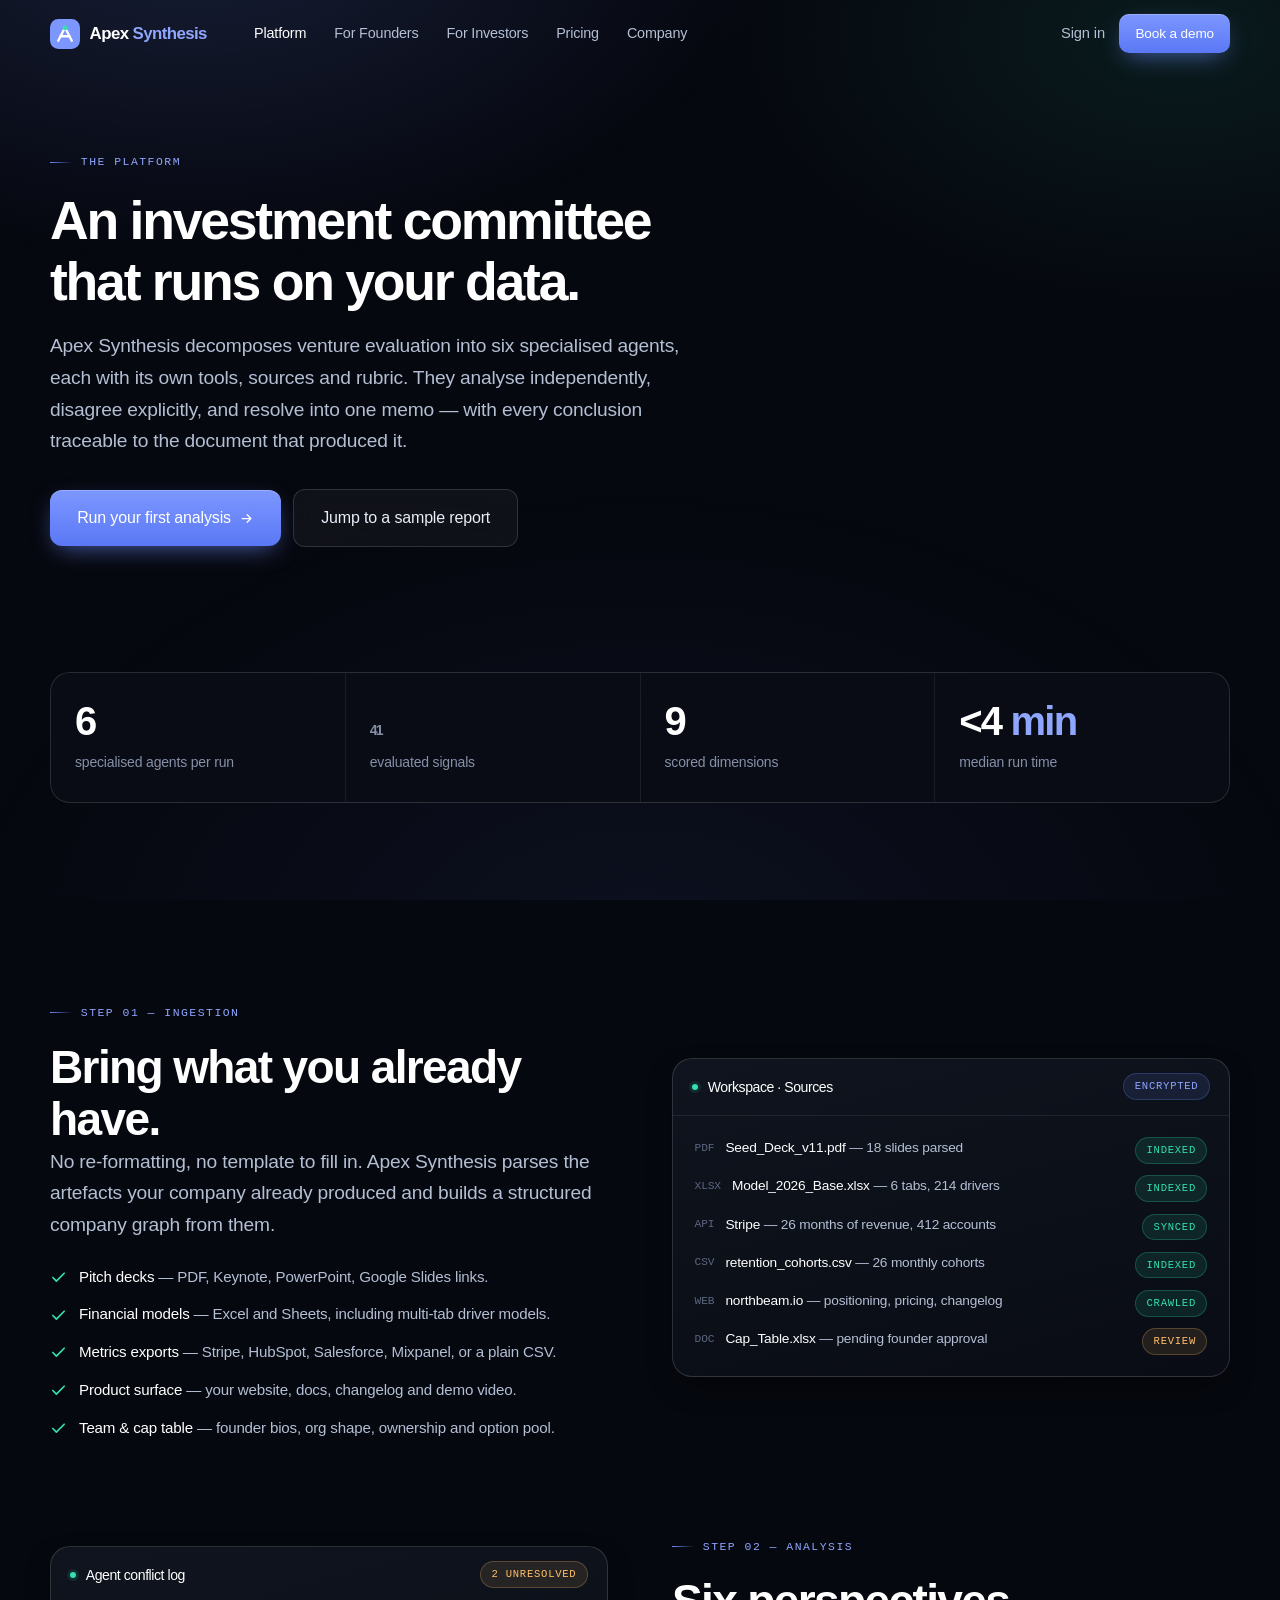
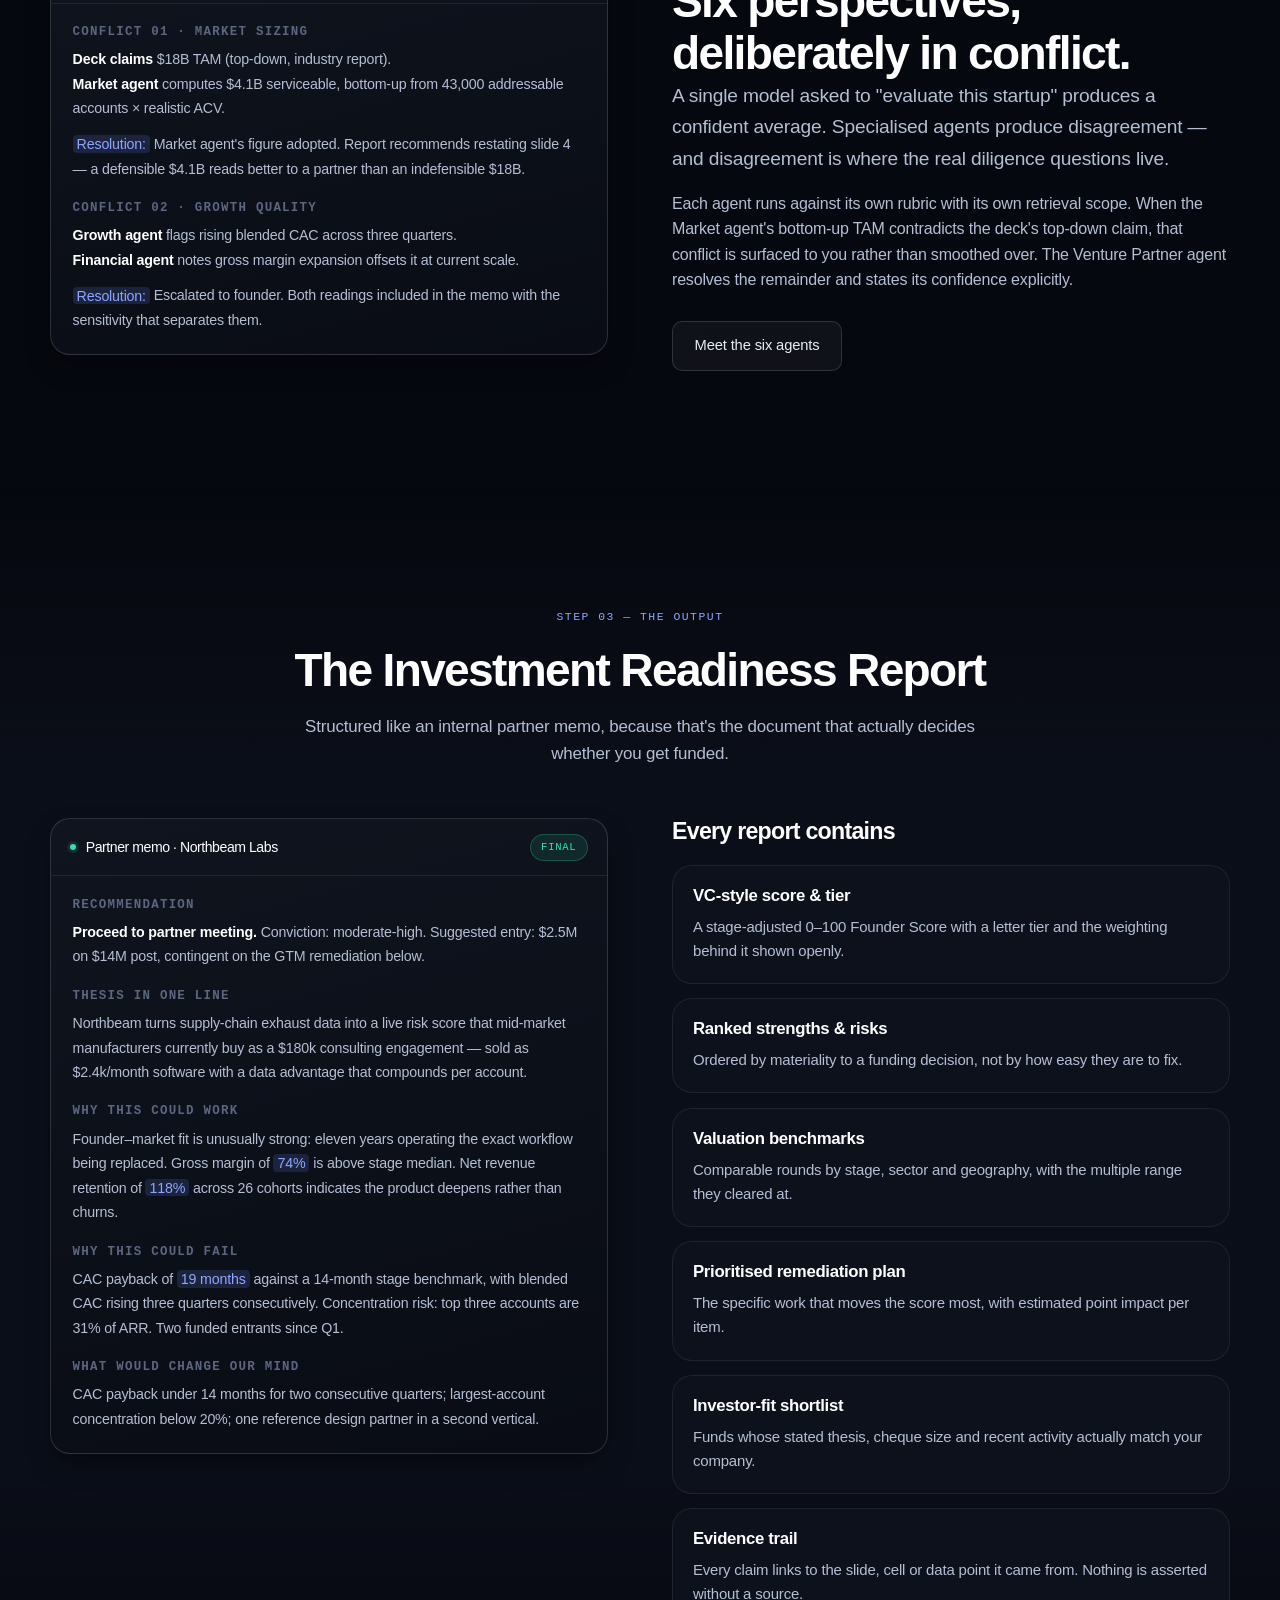
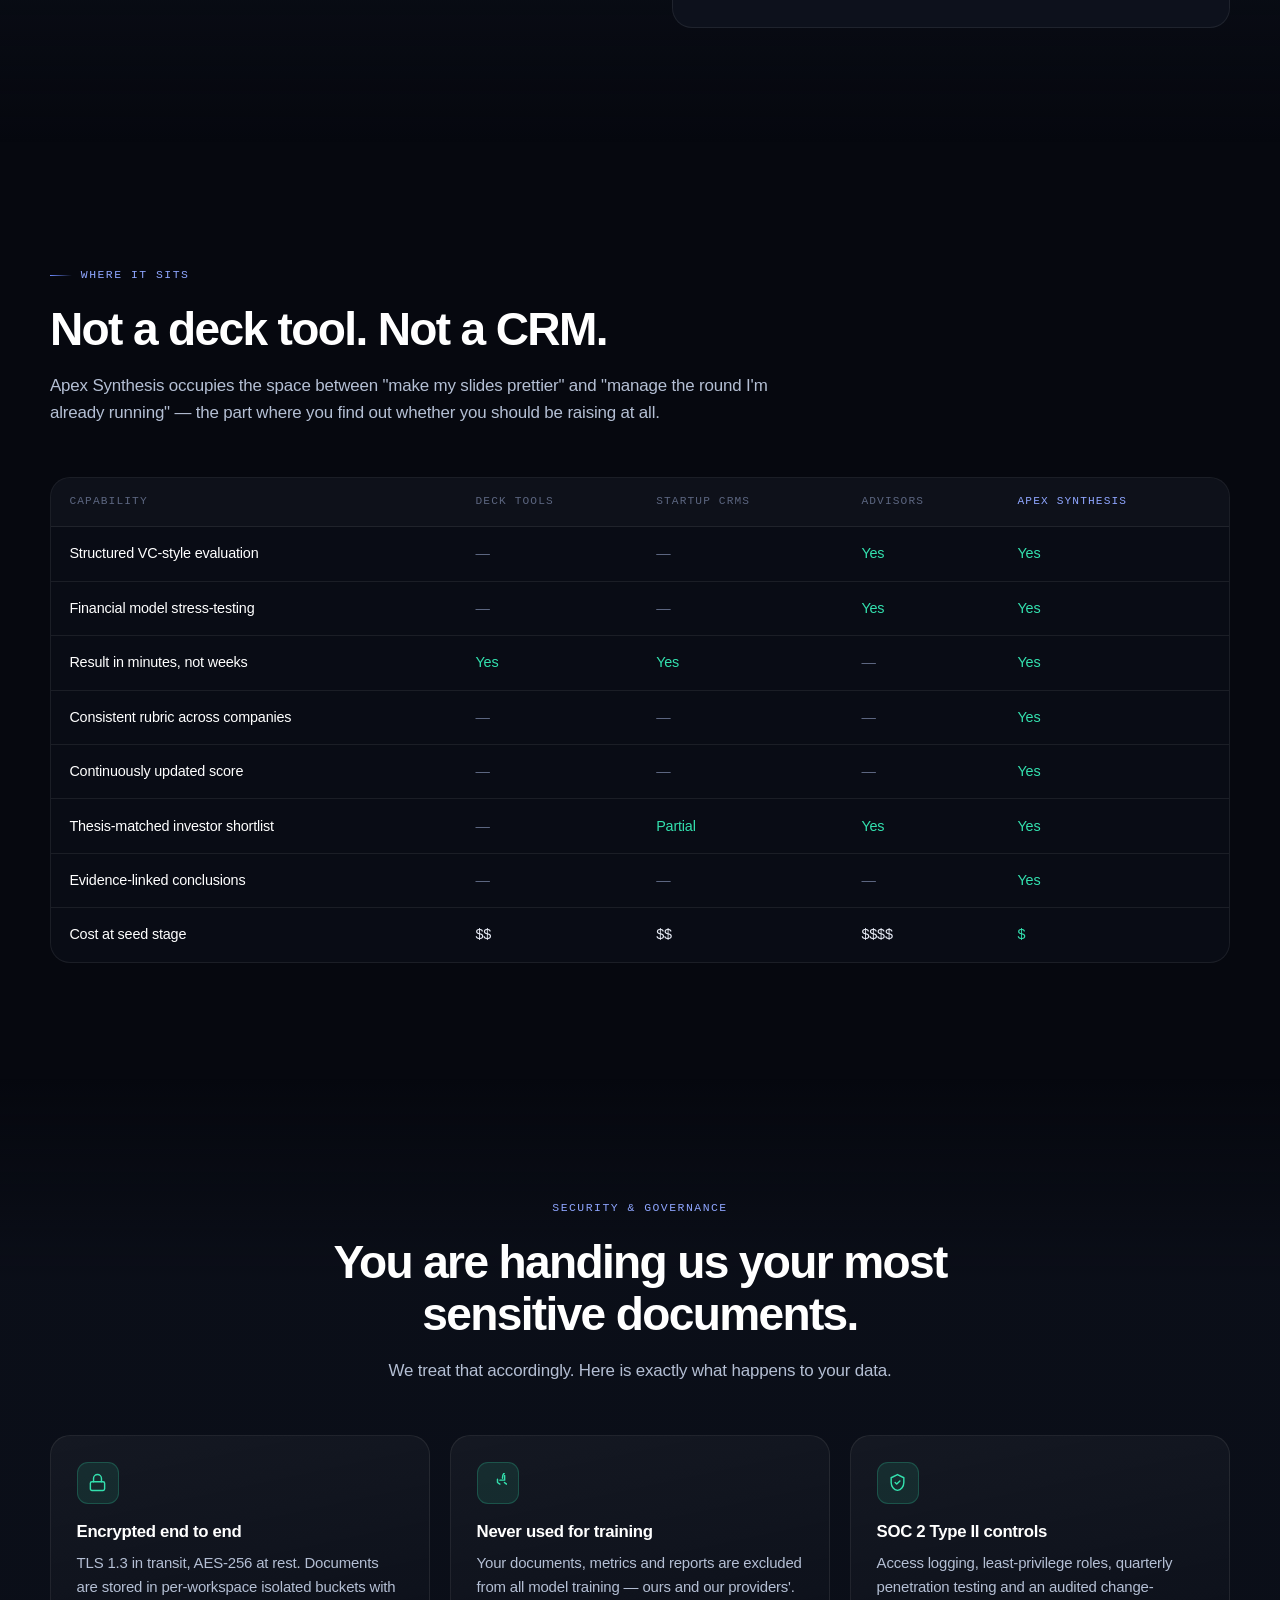
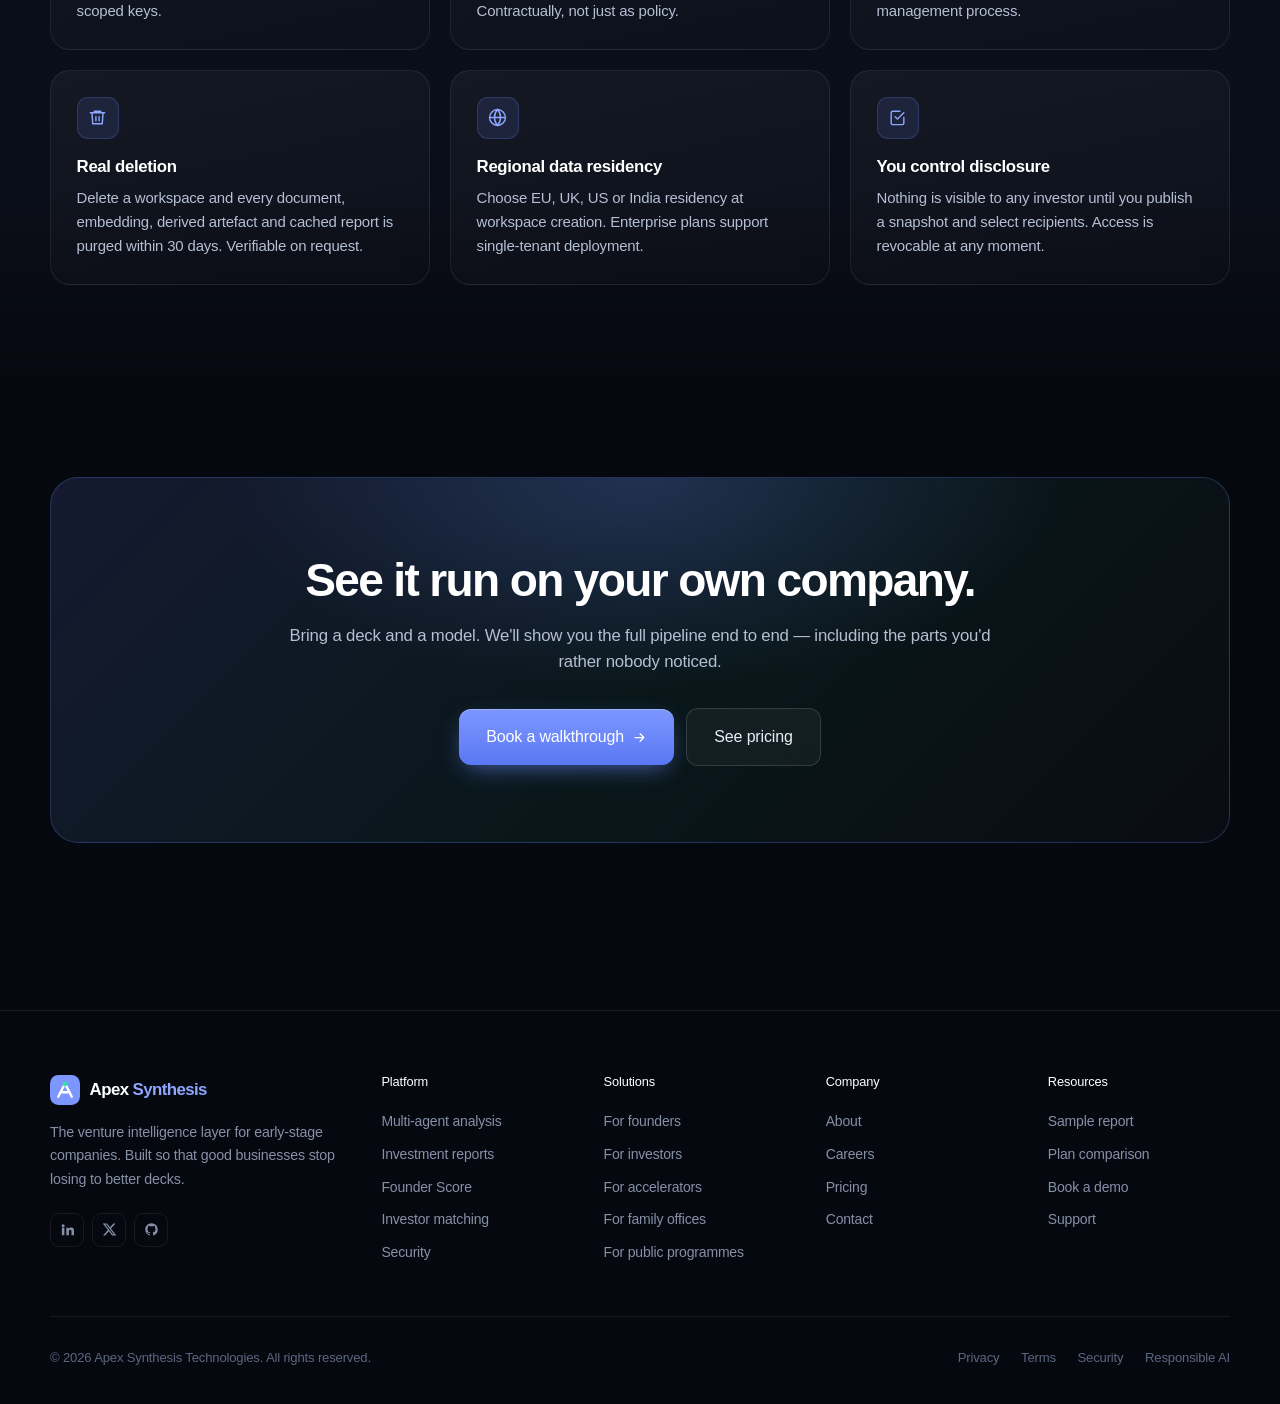
<file: platform.html>
<!DOCTYPE html>
<html lang="en">
<head>
<meta charset="UTF-8">
<meta name="viewport" content="width=device-width, initial-scale=1">
<title>Platform — Multi-Agent Venture Intelligence | Apex Synthesis</title>
<meta name="description" content="How Apex Synthesis works: six specialised AI agents, an evidence-linked Investment Readiness Report, the live Founder Score, investor matching and enterprise-grade security.">
<meta name="theme-color" content="#06080F">
<link rel="icon" href="data:image/svg+xml,<svg xmlns='http://www.w3.org/2000/svg' viewBox='0 0 32 32'><rect width='32' height='32' rx='8' fill='%236E8BFF'/><path d='M9 23L14.6 12M17.4 12L23 23M11.35 18.4h9.3' stroke='%23fff' stroke-width='2.4' fill='none' stroke-linecap='round'/><circle cx='16' cy='9.4' r='2.5' fill='%2333E0AE'/></svg>">
<link rel="stylesheet" href="assets/css/style.css">
</head>
<body>

<header class="nav">
  <div class="wrap nav__inner">
    <a href="index.html" class="logo" aria-label="Apex Synthesis home">
      <svg class="logo__mark" viewBox="0 0 32 32" fill="none" aria-hidden="true">
        <rect width="32" height="32" rx="9" fill="url(#lg)"/>
        <path d="M8.8 23.2L14.5 12M17.5 12L23.2 23.2" stroke="#fff" stroke-width="2.5" stroke-linecap="round"/>
        <path d="M11.3 18.4h9.4" stroke="#fff" stroke-width="2.5" stroke-linecap="round"/>
        <circle cx="16" cy="9.4" r="2.6" fill="#33E0AE"/>
        <defs><linearGradient id="lg" x1="0" y1="0" x2="32" y2="32"><stop stop-color="#7D97FF"/><stop offset="1" stop-color="#4C69E8"/></linearGradient></defs>
      </svg>
      <span class="logo__text">Apex <span>Synthesis</span></span>
    </a>
    <nav class="nav__links" aria-label="Primary">
      <a href="platform.html">Platform</a>
      <a href="founders.html">For Founders</a>
      <a href="investors.html">For Investors</a>
      <a href="pricing.html">Pricing</a>
      <a href="about.html">Company</a>
    </nav>
    <div class="nav__actions">
      <a href="contact.html" class="btn btn--quiet">Sign in</a>
      <a href="contact.html" class="btn btn--primary btn--sm">Book a demo</a>
      <button class="nav__toggle" aria-label="Toggle menu" aria-expanded="false"><span></span></button>
    </div>
  </div>
</header>

<div class="nav__mobile">
  <a href="platform.html">Platform</a>
  <a href="founders.html">For Founders</a>
  <a href="investors.html">For Investors</a>
  <a href="pricing.html">Pricing</a>
  <a href="about.html">Company</a>
  <a href="contact.html">Contact</a>
  <a href="contact.html" class="btn btn--primary btn--block">Book a demo</a>
</div>

<main>

<!-- HERO -->
<section class="page-hero">
  <div class="wrap">
    <div class="reveal" style="max-width:52rem">
      <span class="eyebrow">The platform</span>
      <h1>An investment committee<br>that runs on your data.</h1>
      <p class="lead">Apex Synthesis decomposes venture evaluation into six specialised agents, each with its
         own tools, sources and rubric. They analyse independently, disagree explicitly, and
         resolve into one memo — with every conclusion traceable to the document that produced it.</p>
      <div class="btn-row" style="margin-top:2rem">
        <a href="contact.html" class="btn btn--primary btn--lg">Run your first analysis
          <svg class="arrow" viewBox="0 0 24 24" fill="none" stroke="currentColor" stroke-width="2" stroke-linecap="round" stroke-linejoin="round"><path d="M5 12h14M13 6l6 6-6 6"/></svg>
        </a>
        <a href="#report" class="btn btn--ghost btn--lg">Jump to a sample report</a>
      </div>
    </div>
  </div>
</section>

<!-- PIPELINE -->
<section class="section--tight">
  <div class="wrap reveal">
    <div class="stats">
      <div class="stat"><b>6</b><span>specialised agents per run</span></div>
      <div class="stat"><b><span data-to="41">0</span></b><span>evaluated signals</span></div>
      <div class="stat"><b>9</b><span>scored dimensions</span></div>
      <div class="stat"><b>&lt;4<em> min</em></b><span>median run time</span></div>
    </div>
  </div>
</section>

<!-- INGEST -->
<section class="section">
  <div class="wrap">
    <div class="split">
      <div class="reveal">
        <span class="eyebrow">Step 01 — Ingestion</span>
        <h2>Bring what you already have.</h2>
        <p class="lead">No re-formatting, no template to fill in. Apex Synthesis parses the artefacts your
           company already produced and builds a structured company graph from them.</p>
        <ul class="checklist">
          <li><svg viewBox="0 0 24 24" fill="none" stroke="currentColor" stroke-width="2.4" stroke-linecap="round" stroke-linejoin="round"><path d="M20 6L9 17l-5-5"/></svg><span><b>Pitch decks</b> — PDF, Keynote, PowerPoint, Google Slides links.</span></li>
          <li><svg viewBox="0 0 24 24" fill="none" stroke="currentColor" stroke-width="2.4" stroke-linecap="round" stroke-linejoin="round"><path d="M20 6L9 17l-5-5"/></svg><span><b>Financial models</b> — Excel and Sheets, including multi-tab driver models.</span></li>
          <li><svg viewBox="0 0 24 24" fill="none" stroke="currentColor" stroke-width="2.4" stroke-linecap="round" stroke-linejoin="round"><path d="M20 6L9 17l-5-5"/></svg><span><b>Metrics exports</b> — Stripe, HubSpot, Salesforce, Mixpanel, or a plain CSV.</span></li>
          <li><svg viewBox="0 0 24 24" fill="none" stroke="currentColor" stroke-width="2.4" stroke-linecap="round" stroke-linejoin="round"><path d="M20 6L9 17l-5-5"/></svg><span><b>Product surface</b> — your website, docs, changelog and demo video.</span></li>
          <li><svg viewBox="0 0 24 24" fill="none" stroke="currentColor" stroke-width="2.4" stroke-linecap="round" stroke-linejoin="round"><path d="M20 6L9 17l-5-5"/></svg><span><b>Team &amp; cap table</b> — founder bios, org shape, ownership and option pool.</span></li>
        </ul>
      </div>
      <div class="split__media reveal" data-d="2">
        <div class="panel">
          <div class="panel__head"><span class="dot"></span><h5>Workspace · Sources</h5><span class="badge badge--blue">Encrypted</span></div>
          <div class="panel__body">
            <div class="log">
              <div class="log__line"><span class="t">PDF</span><span class="n"><b>Seed_Deck_v11.pdf</b> — 18 slides parsed</span><span class="s badge badge--mint">Indexed</span></div>
              <div class="log__line"><span class="t">XLSX</span><span class="n"><b>Model_2026_Base.xlsx</b> — 6 tabs, 214 drivers</span><span class="s badge badge--mint">Indexed</span></div>
              <div class="log__line"><span class="t">API</span><span class="n"><b>Stripe</b> — 26 months of revenue, 412 accounts</span><span class="s badge badge--mint">Synced</span></div>
              <div class="log__line"><span class="t">CSV</span><span class="n"><b>retention_cohorts.csv</b> — 26 monthly cohorts</span><span class="s badge badge--mint">Indexed</span></div>
              <div class="log__line"><span class="t">WEB</span><span class="n"><b>northbeam.io</b> — positioning, pricing, changelog</span><span class="s badge badge--mint">Crawled</span></div>
              <div class="log__line"><span class="t">DOC</span><span class="n"><b>Cap_Table.xlsx</b> — pending founder approval</span><span class="s badge badge--amber">Review</span></div>
            </div>
          </div>
        </div>
      </div>
    </div>

    <div class="split split--rev" style="margin-top:clamp(4rem,7vw,6.5rem)">
      <div class="reveal">
        <span class="eyebrow">Step 02 — Analysis</span>
        <h2>Six perspectives, deliberately in conflict.</h2>
        <p class="lead">A single model asked to "evaluate this startup" produces a confident average.
           Specialised agents produce disagreement — and disagreement is where the real
           diligence questions live.</p>
        <p style="margin-top:1rem">Each agent runs against its own rubric with its own retrieval scope. When the
           Market agent's bottom-up TAM contradicts the deck's top-down claim, that conflict is
           surfaced to you rather than smoothed over. The Venture Partner agent resolves the
           remainder and states its confidence explicitly.</p>
        <div class="btn-row" style="margin-top:1.75rem">
          <a href="index.html#agents" class="btn btn--ghost">Meet the six agents</a>
        </div>
      </div>
      <div class="split__media reveal" data-d="2">
        <div class="panel">
          <div class="panel__head"><span class="dot dot--pulse"></span><h5>Agent conflict log</h5><span class="badge badge--amber">2 unresolved</span></div>
          <div class="panel__body">
            <div class="memo">
              <h5>Conflict 01 · Market sizing</h5>
              <p><b style="color:#fff">Deck claims</b> $18B TAM (top-down, industry report).<br>
                 <b style="color:#fff">Market agent</b> computes $4.1B serviceable, bottom-up from
                 43,000 addressable accounts × realistic ACV.</p>
              <p><mark>Resolution:</mark> Market agent's figure adopted. Report recommends restating
                 slide 4 — a defensible $4.1B reads better to a partner than an indefensible $18B.</p>
              <h5>Conflict 02 · Growth quality</h5>
              <p><b style="color:#fff">Growth agent</b> flags rising blended CAC across three quarters.<br>
                 <b style="color:#fff">Financial agent</b> notes gross margin expansion offsets it at current scale.</p>
              <p><mark>Resolution:</mark> Escalated to founder. Both readings included in the memo with
                 the sensitivity that separates them.</p>
            </div>
          </div>
        </div>
      </div>
    </div>
  </div>
</section>

<!-- SAMPLE REPORT -->
<section class="section section--alt" id="report">
  <div class="wrap">
    <div class="sec-head sec-head--center reveal">
      <span class="eyebrow">Step 03 — The output</span>
      <h2>The Investment Readiness Report</h2>
      <p>Structured like an internal partner memo, because that's the document that actually
         decides whether you get funded.</p>
    </div>

    <div class="split" style="align-items:start">
      <div class="reveal">
        <div class="panel">
          <div class="panel__head"><span class="dot"></span><h5>Partner memo · Northbeam Labs</h5><span class="badge badge--mint">Final</span></div>
          <div class="panel__body">
            <div class="memo">
              <h5>Recommendation</h5>
              <p><b style="color:#fff">Proceed to partner meeting.</b> Conviction: moderate-high.
                 Suggested entry: $2.5M on $14M post, contingent on the GTM remediation below.</p>

              <h5>Thesis in one line</h5>
              <p>Northbeam turns supply-chain exhaust data into a live risk score that mid-market
                 manufacturers currently buy as a $180k consulting engagement — sold as $2.4k/month
                 software with a data advantage that compounds per account.</p>

              <h5>Why this could work</h5>
              <p>Founder–market fit is unusually strong: eleven years operating the exact workflow
                 being replaced. Gross margin of <mark>74%</mark> is above stage median. Net revenue
                 retention of <mark>118%</mark> across 26 cohorts indicates the product deepens rather
                 than churns.</p>

              <h5>Why this could fail</h5>
              <p>CAC payback of <mark>19 months</mark> against a 14-month stage benchmark, with blended
                 CAC rising three quarters consecutively. Concentration risk: top three accounts are
                 31% of ARR. Two funded entrants since Q1.</p>

              <h5>What would change our mind</h5>
              <p>CAC payback under 14 months for two consecutive quarters; largest-account concentration
                 below 20%; one reference design partner in a second vertical.</p>
            </div>
          </div>
        </div>
      </div>

      <div class="reveal" data-d="2">
        <h3 style="margin-bottom:1.25rem">Every report contains</h3>
        <div class="grid" style="gap:.9rem">
          <article class="card card--flat" style="padding:1.25rem"><h4>VC-style score &amp; tier</h4><p>A stage-adjusted 0–100 Founder Score with a letter tier and the weighting behind it shown openly.</p></article>
          <article class="card card--flat" style="padding:1.25rem"><h4>Ranked strengths &amp; risks</h4><p>Ordered by materiality to a funding decision, not by how easy they are to fix.</p></article>
          <article class="card card--flat" style="padding:1.25rem"><h4>Valuation benchmarks</h4><p>Comparable rounds by stage, sector and geography, with the multiple range they cleared at.</p></article>
          <article class="card card--flat" style="padding:1.25rem"><h4>Prioritised remediation plan</h4><p>The specific work that moves the score most, with estimated point impact per item.</p></article>
          <article class="card card--flat" style="padding:1.25rem"><h4>Investor-fit shortlist</h4><p>Funds whose stated thesis, cheque size and recent activity actually match your company.</p></article>
          <article class="card card--flat" style="padding:1.25rem"><h4>Evidence trail</h4><p>Every claim links to the slide, cell or data point it came from. Nothing is asserted without a source.</p></article>
        </div>
      </div>
    </div>
  </div>
</section>

<!-- COMPARISON -->
<section class="section">
  <div class="wrap">
    <div class="sec-head reveal">
      <span class="eyebrow">Where it sits</span>
      <h2>Not a deck tool. Not a CRM.</h2>
      <p>Apex Synthesis occupies the space between "make my slides prettier" and "manage the round I'm
         already running" — the part where you find out whether you should be raising at all.</p>
    </div>

    <div class="table-wrap reveal">
      <table>
        <thead>
          <tr>
            <th>Capability</th>
            <th>Deck tools</th>
            <th>Startup CRMs</th>
            <th>Advisors</th>
            <th style="color:var(--accent-soft)">Apex Synthesis</th>
          </tr>
        </thead>
        <tbody>
          <tr><td>Structured VC-style evaluation</td><td class="no">—</td><td class="no">—</td><td class="yes">Yes</td><td class="yes">Yes</td></tr>
          <tr><td>Financial model stress-testing</td><td class="no">—</td><td class="no">—</td><td class="yes">Yes</td><td class="yes">Yes</td></tr>
          <tr><td>Result in minutes, not weeks</td><td class="yes">Yes</td><td class="yes">Yes</td><td class="no">—</td><td class="yes">Yes</td></tr>
          <tr><td>Consistent rubric across companies</td><td class="no">—</td><td class="no">—</td><td class="no">—</td><td class="yes">Yes</td></tr>
          <tr><td>Continuously updated score</td><td class="no">—</td><td class="no">—</td><td class="no">—</td><td class="yes">Yes</td></tr>
          <tr><td>Thesis-matched investor shortlist</td><td class="no">—</td><td class="yes">Partial</td><td class="yes">Yes</td><td class="yes">Yes</td></tr>
          <tr><td>Evidence-linked conclusions</td><td class="no">—</td><td class="no">—</td><td class="no">—</td><td class="yes">Yes</td></tr>
          <tr><td>Cost at seed stage</td><td>$$</td><td>$$</td><td>$$$$</td><td style="color:var(--mint)">$</td></tr>
        </tbody>
      </table>
    </div>
  </div>
</section>

<!-- SECURITY -->
<section class="section section--alt">
  <div class="wrap">
    <div class="sec-head sec-head--center reveal">
      <span class="eyebrow">Security &amp; governance</span>
      <h2>You are handing us your most sensitive documents.</h2>
      <p>We treat that accordingly. Here is exactly what happens to your data.</p>
    </div>

    <div class="grid grid-3">
      <article class="card reveal" data-d="1">
        <div class="card__icon card__icon--mint"><svg viewBox="0 0 24 24" fill="none" stroke="currentColor" stroke-width="1.8" stroke-linecap="round" stroke-linejoin="round"><rect x="3" y="11" width="18" height="11" rx="2"/><path d="M7 11V7a5 5 0 0110 0v4"/></svg></div>
        <h4>Encrypted end to end</h4>
        <p>TLS 1.3 in transit, AES-256 at rest. Documents are stored in per-workspace isolated buckets with scoped keys.</p>
      </article>
      <article class="card reveal" data-d="2">
        <div class="card__icon card__icon--mint"><svg viewBox="0 0 24 24" fill="none" stroke="currentColor" stroke-width="1.8" stroke-linecap="round" stroke-linejoin="round"><path d="M18.36 6.64A9 9 0 1120.77 12"/><path d="M12 8v4l3 2"/><path d="M21 3v6h-6"/></svg></div>
        <h4>Never used for training</h4>
        <p>Your documents, metrics and reports are excluded from all model training — ours and our providers'. Contractually, not just as policy.</p>
      </article>
      <article class="card reveal" data-d="3">
        <div class="card__icon card__icon--mint"><svg viewBox="0 0 24 24" fill="none" stroke="currentColor" stroke-width="1.8" stroke-linecap="round" stroke-linejoin="round"><path d="M12 2l8 4v6c0 5-3.4 9.3-8 10-4.6-.7-8-5-8-10V6z"/><path d="M9 12l2 2 4-4"/></svg></div>
        <h4>SOC 2 Type II controls</h4>
        <p>Access logging, least-privilege roles, quarterly penetration testing and an audited change-management process.</p>
      </article>
      <article class="card reveal" data-d="1">
        <div class="card__icon"><svg viewBox="0 0 24 24" fill="none" stroke="currentColor" stroke-width="1.8" stroke-linecap="round" stroke-linejoin="round"><path d="M3 6h18M8 6V4h8v2M19 6l-1 14H6L5 6"/><path d="M10 11v5M14 11v5"/></svg></div>
        <h4>Real deletion</h4>
        <p>Delete a workspace and every document, embedding, derived artefact and cached report is purged within 30 days. Verifiable on request.</p>
      </article>
      <article class="card reveal" data-d="2">
        <div class="card__icon"><svg viewBox="0 0 24 24" fill="none" stroke="currentColor" stroke-width="1.8" stroke-linecap="round" stroke-linejoin="round"><circle cx="12" cy="12" r="10"/><path d="M2 12h20M12 2a15 15 0 010 20a15 15 0 010-20"/></svg></div>
        <h4>Regional data residency</h4>
        <p>Choose EU, UK, US or India residency at workspace creation. Enterprise plans support single-tenant deployment.</p>
      </article>
      <article class="card reveal" data-d="3">
        <div class="card__icon"><svg viewBox="0 0 24 24" fill="none" stroke="currentColor" stroke-width="1.8" stroke-linecap="round" stroke-linejoin="round"><path d="M9 11l3 3 8-8"/><path d="M20 12v7a2 2 0 01-2 2H6a2 2 0 01-2-2V6a2 2 0 012-2h9"/></svg></div>
        <h4>You control disclosure</h4>
        <p>Nothing is visible to any investor until you publish a snapshot and select recipients. Access is revocable at any moment.</p>
      </article>
    </div>
  </div>
</section>

<!-- CTA -->
<section class="section--tight">
  <div class="wrap reveal">
    <div class="cta-band">
      <h2>See it run on your own company.</h2>
      <p>Bring a deck and a model. We'll show you the full pipeline end to end — including
         the parts you'd rather nobody noticed.</p>
      <div class="btn-row">
        <a href="contact.html" class="btn btn--primary btn--lg">Book a walkthrough
          <svg class="arrow" viewBox="0 0 24 24" fill="none" stroke="currentColor" stroke-width="2" stroke-linecap="round" stroke-linejoin="round"><path d="M5 12h14M13 6l6 6-6 6"/></svg>
        </a>
        <a href="pricing.html" class="btn btn--ghost btn--lg">See pricing</a>
      </div>
    </div>
  </div>
</section>

</main>

<footer class="footer">
  <div class="wrap">
    <div class="footer__grid">
      <div class="footer__brand">
        <a href="index.html" class="logo">
          <svg class="logo__mark" viewBox="0 0 32 32" fill="none" aria-hidden="true">
            <rect width="32" height="32" rx="9" fill="url(#lgf)"/>
            <path d="M8.8 23.2L14.5 12M17.5 12L23.2 23.2" stroke="#fff" stroke-width="2.5" stroke-linecap="round"/>
            <path d="M11.3 18.4h9.4" stroke="#fff" stroke-width="2.5" stroke-linecap="round"/>
            <circle cx="16" cy="9.4" r="2.6" fill="#33E0AE"/>
            <defs><linearGradient id="lgf" x1="0" y1="0" x2="32" y2="32"><stop stop-color="#7D97FF"/><stop offset="1" stop-color="#4C69E8"/></linearGradient></defs>
          </svg>
          <span class="logo__text">Apex <span>Synthesis</span></span>
        </a>
        <p>The venture intelligence layer for early-stage companies. Built so that good
           businesses stop losing to better decks.</p>
        <div class="footer__social">
          <a href="https://www.linkedin.com/in/adam-bocev/" aria-label="Adam Bocev on LinkedIn" target="_blank" rel="noopener noreferrer"><svg viewBox="0 0 24 24" fill="currentColor"><path d="M4.98 3.5a2.5 2.5 0 11-.02 5 2.5 2.5 0 01.02-5zM3 9h4v12H3zM10 9h3.8v1.65h.05c.53-.95 1.83-1.95 3.77-1.95 4.03 0 4.78 2.5 4.78 5.76V21h-4v-5.7c0-1.36-.03-3.1-1.95-3.1-1.95 0-2.25 1.47-2.25 3v5.8h-4z"/></svg></a>
          <a href="#" aria-label="X"><svg viewBox="0 0 24 24" fill="currentColor"><path d="M18.24 2.25h3.31l-7.23 8.26 8.5 11.24h-6.65l-5.22-6.82-5.96 6.82H1.68l7.73-8.84L1.25 2.25h6.82l4.71 6.23zm-1.16 17.52h1.83L7.02 4.13H5.06z"/></svg></a>
          <a href="#" aria-label="GitHub"><svg viewBox="0 0 24 24" fill="currentColor"><path d="M12 2C6.48 2 2 6.48 2 12c0 4.42 2.87 8.17 6.84 9.5.5.09.68-.22.68-.48v-1.7c-2.78.6-3.37-1.34-3.37-1.34-.45-1.16-1.11-1.47-1.11-1.47-.91-.62.07-.6.07-.6 1 .07 1.53 1.03 1.53 1.03.9 1.53 2.34 1.09 2.91.83.09-.65.35-1.09.63-1.34-2.22-.25-4.56-1.11-4.56-4.94 0-1.09.39-1.98 1.03-2.68-.1-.25-.45-1.27.1-2.65 0 0 .84-.27 2.75 1.02.8-.22 1.65-.33 2.5-.33s1.7.11 2.5.33c1.91-1.29 2.75-1.02 2.75-1.02.55 1.38.2 2.4.1 2.65.64.7 1.03 1.59 1.03 2.68 0 3.84-2.34 4.69-4.57 4.94.36.31.68.92.68 1.85v2.74c0 .27.18.58.69.48A10 10 0 0022 12c0-5.52-4.48-10-10-10z"/></svg></a>
        </div>
      </div>
      <div class="footer__col"><h5>Platform</h5><a href="platform.html">Multi-agent analysis</a><a href="platform.html">Investment reports</a><a href="platform.html">Founder Score</a><a href="platform.html">Investor matching</a><a href="platform.html">Security</a></div>
      <div class="footer__col"><h5>Solutions</h5><a href="founders.html">For founders</a><a href="investors.html">For investors</a><a href="investors.html">For accelerators</a><a href="investors.html">For family offices</a><a href="investors.html">For public programmes</a></div>
      <div class="footer__col"><h5>Company</h5><a href="about.html">About</a><a href="about.html">Careers</a><a href="pricing.html">Pricing</a><a href="contact.html">Contact</a></div>
      <div class="footer__col"><h5>Resources</h5><a href="platform.html">Sample report</a><a href="pricing.html">Plan comparison</a><a href="contact.html">Book a demo</a><a href="contact.html">Support</a></div>
    </div>
    <div class="footer__bottom">
      <span>© <span data-year>2026</span> Apex Synthesis Technologies. All rights reserved.</span>
      <nav><a href="#">Privacy</a><a href="#">Terms</a><a href="#">Security</a><a href="#">Responsible AI</a></nav>
    </div>
  </div>
</footer>

<script src="assets/js/main.js"></script>
</body>
</html>
</file>
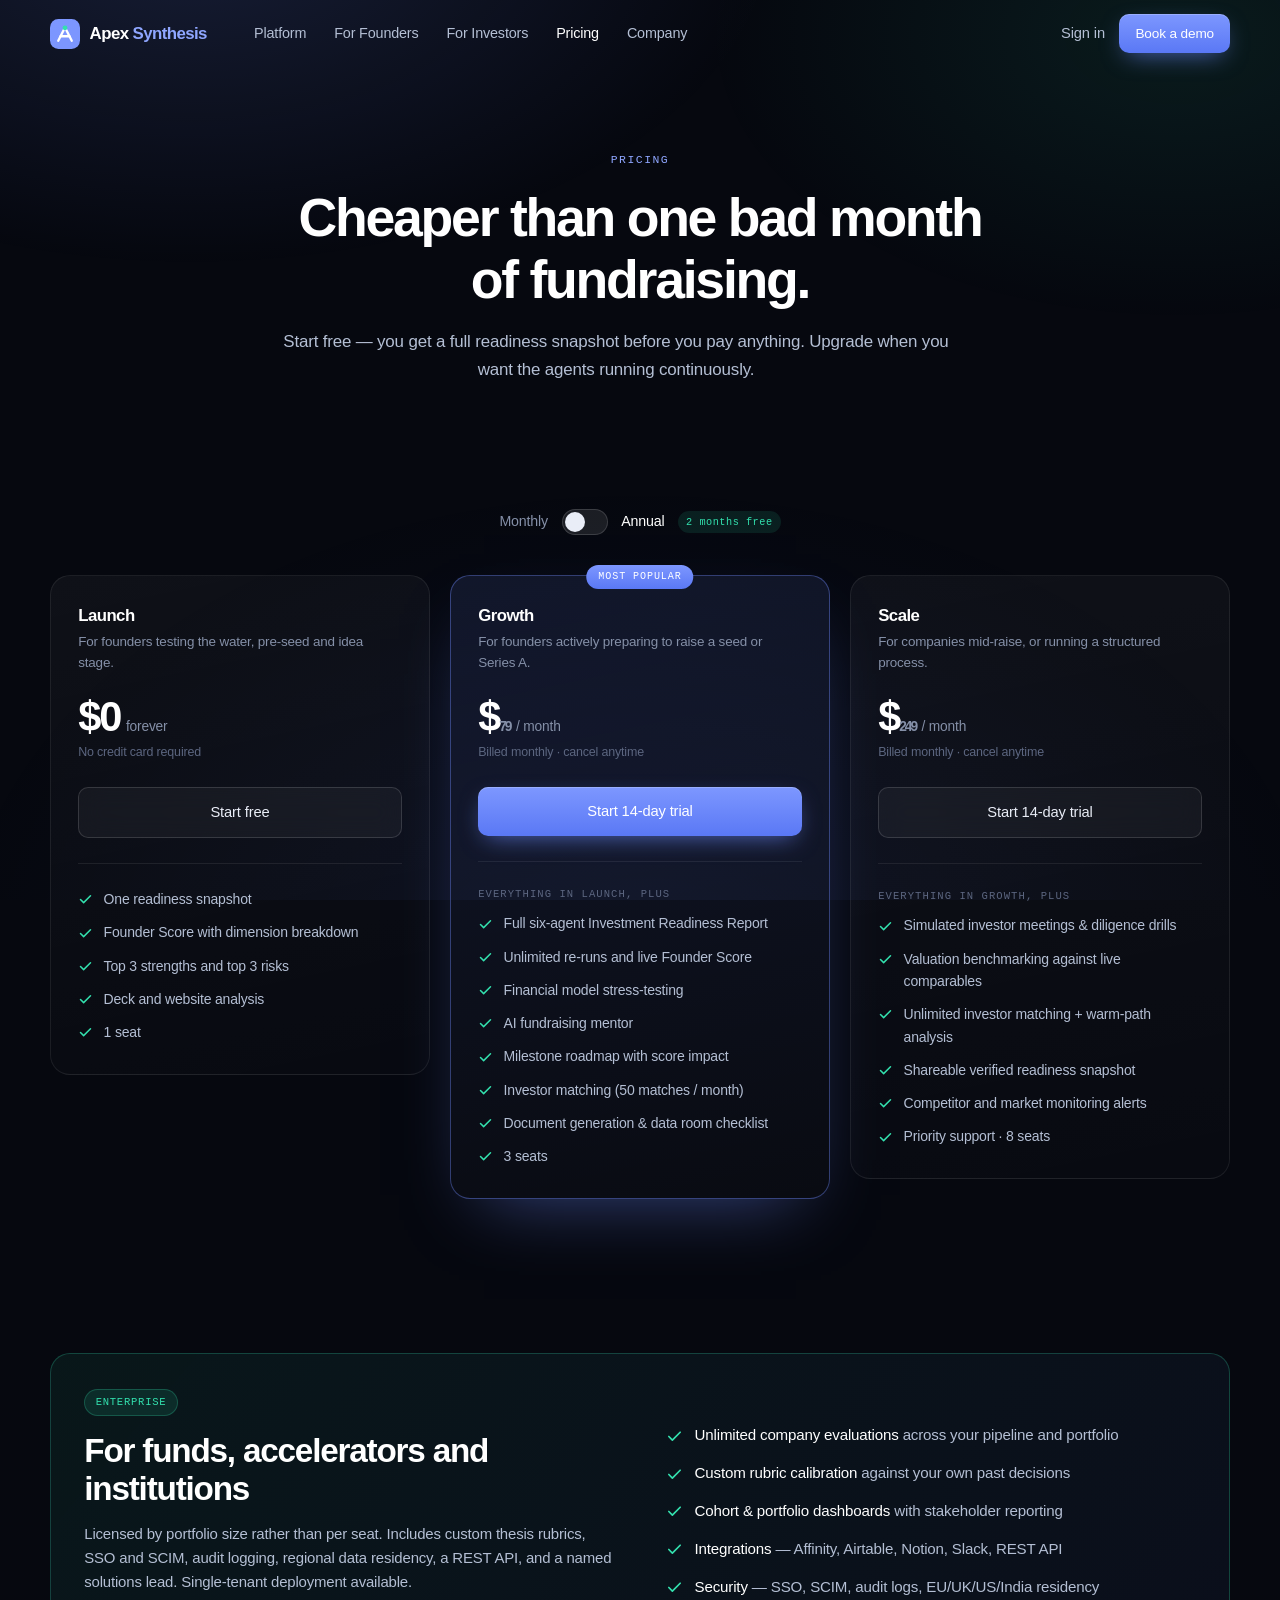
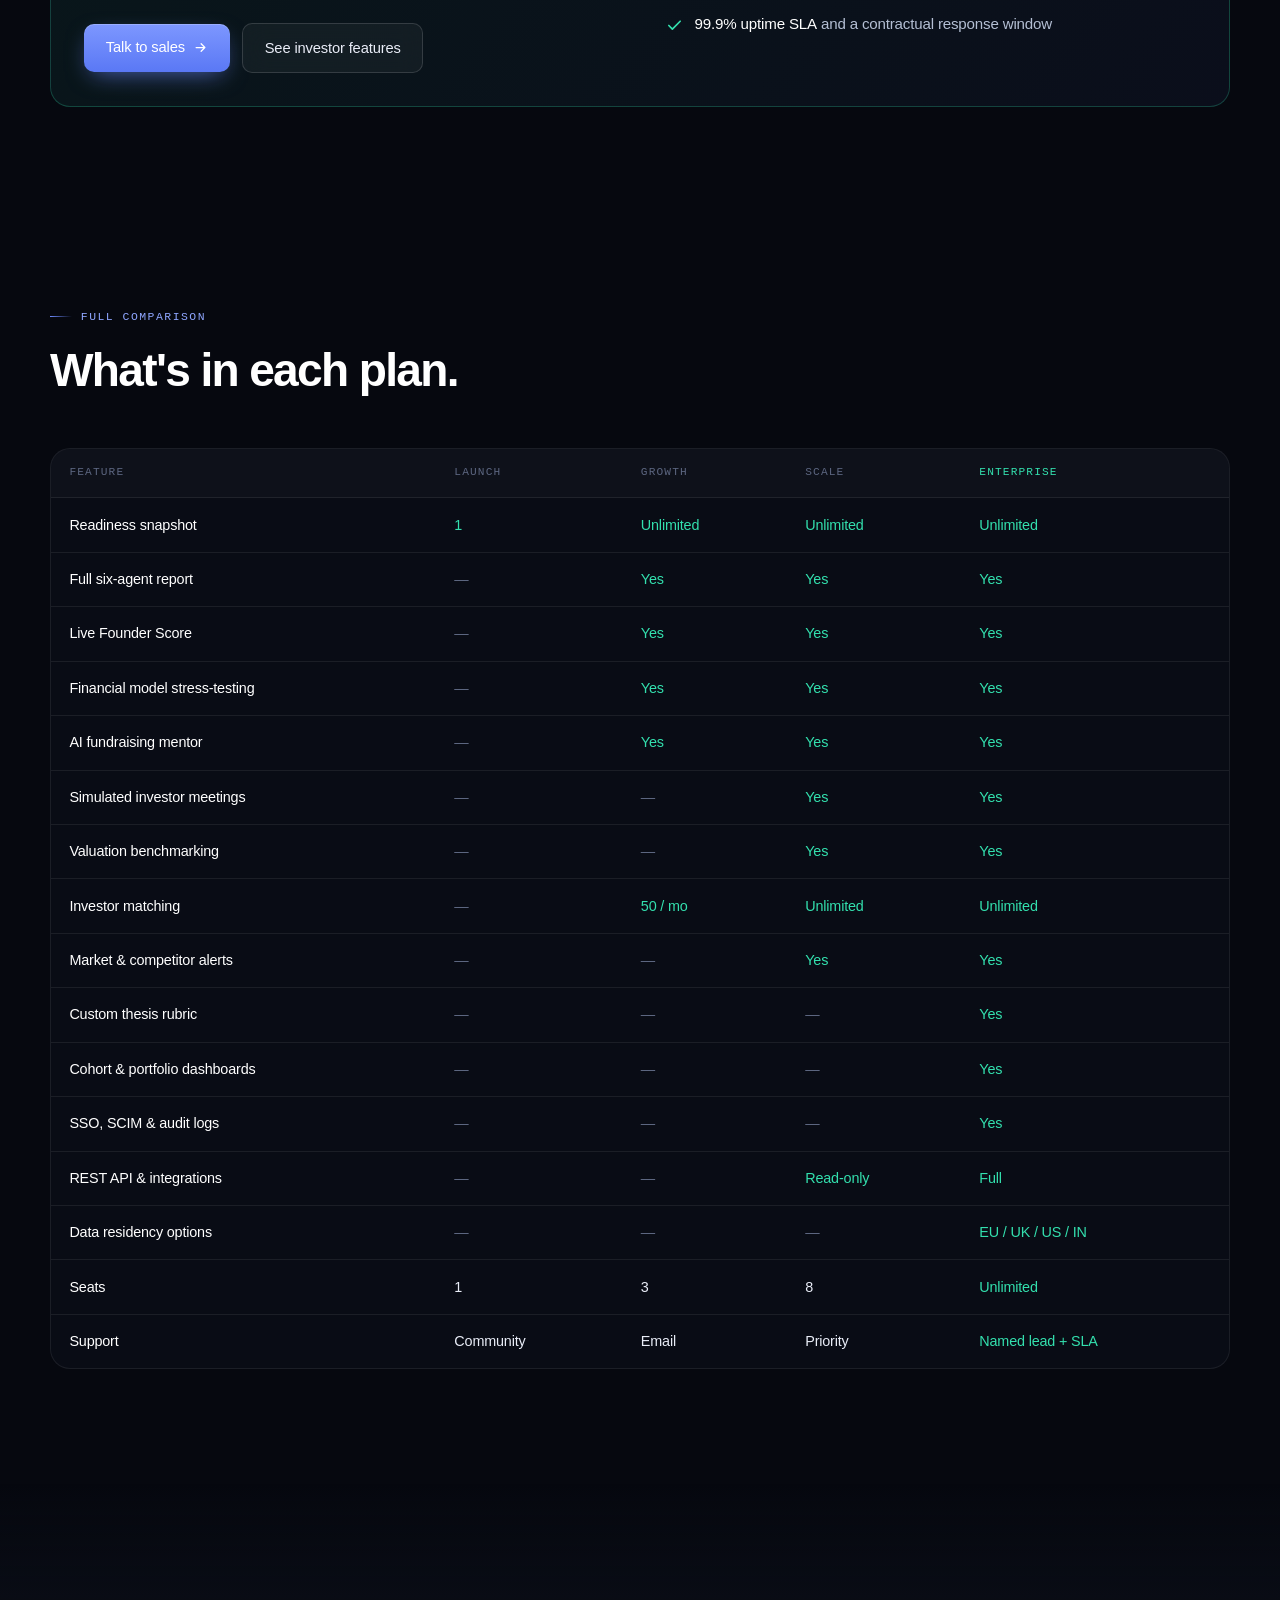
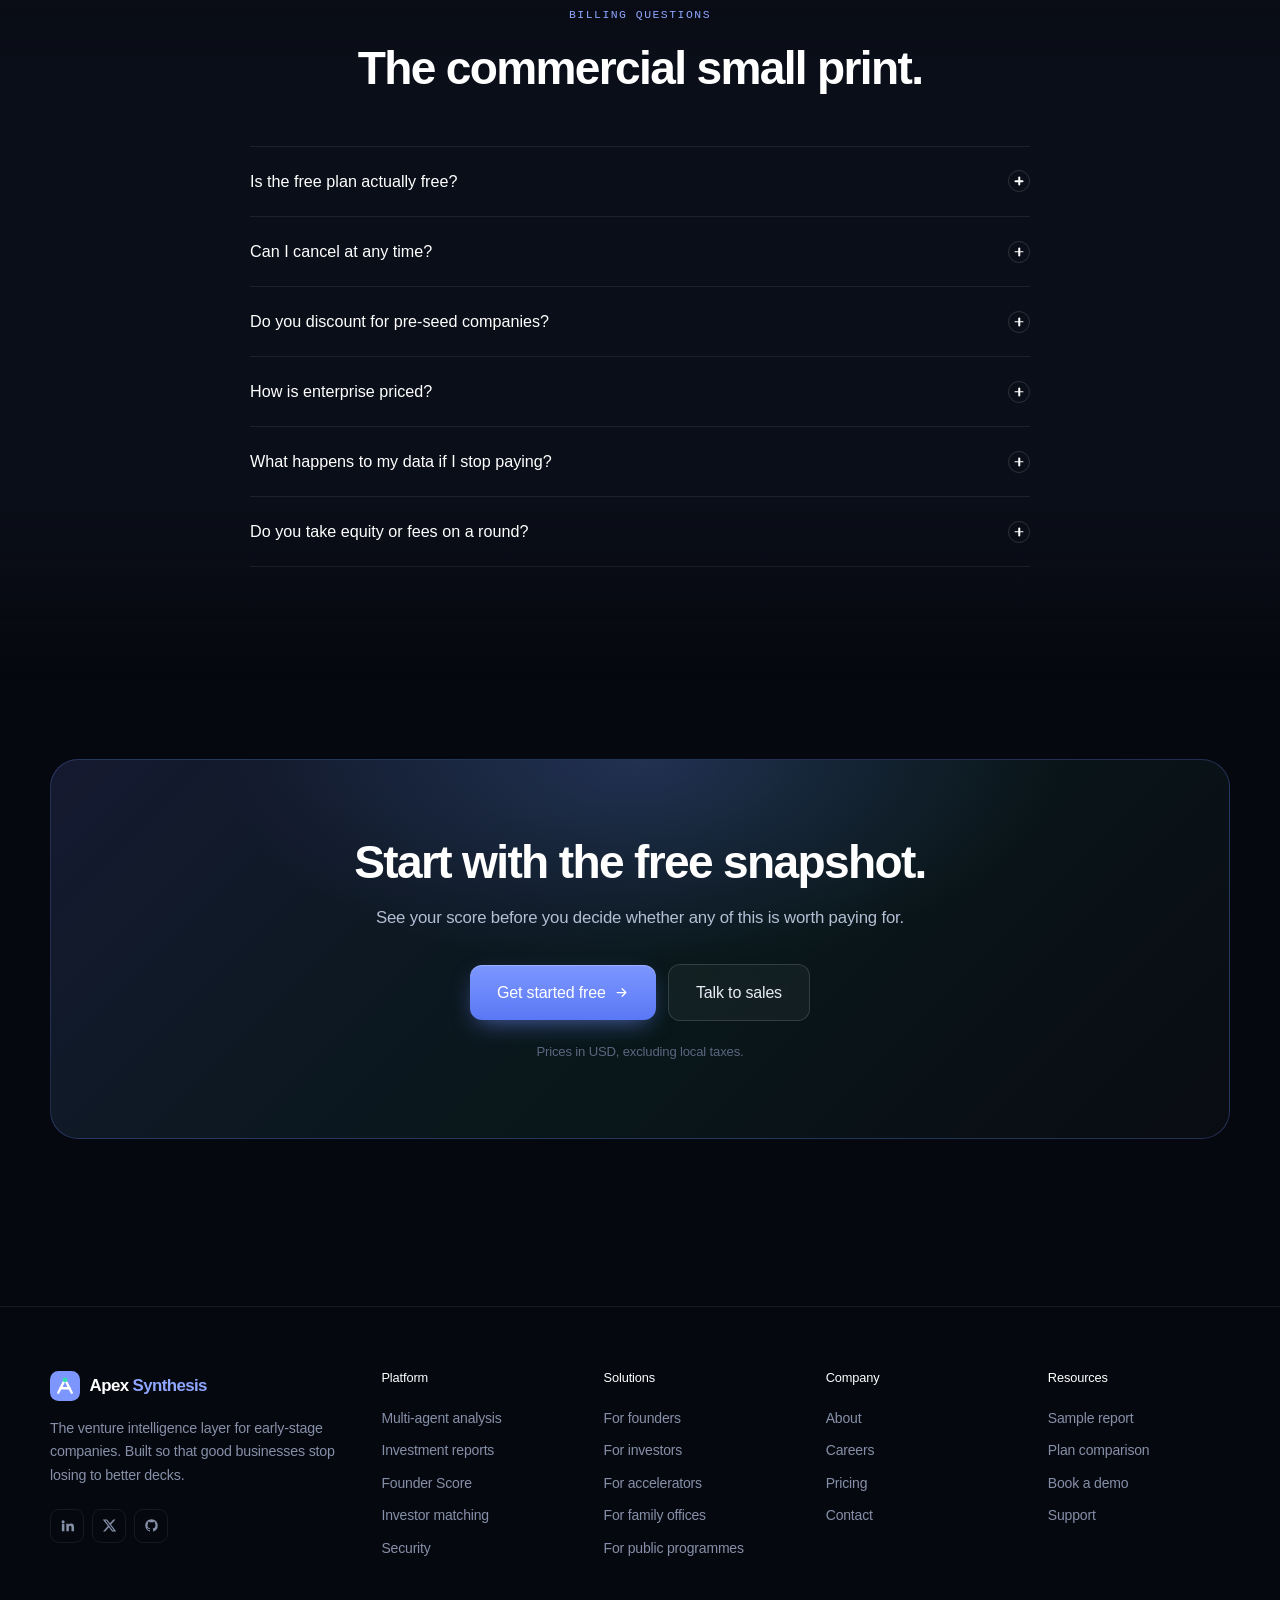
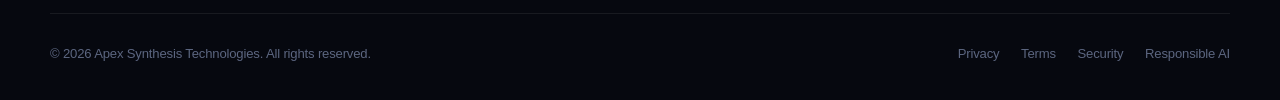
<file: pricing.html>
<!DOCTYPE html>
<html lang="en">
<head>
<meta charset="UTF-8">
<meta name="viewport" content="width=device-width, initial-scale=1">
<title>Pricing — Founder plans &amp; enterprise licences | Apex Synthesis</title>
<meta name="description" content="Start free with a readiness snapshot. Founder plans from $79/month. Enterprise licences for venture funds, accelerators, family offices and public innovation programmes.">
<meta name="theme-color" content="#06080F">
<link rel="icon" href="data:image/svg+xml,<svg xmlns='http://www.w3.org/2000/svg' viewBox='0 0 32 32'><rect width='32' height='32' rx='8' fill='%236E8BFF'/><path d='M9 23L14.6 12M17.4 12L23 23M11.35 18.4h9.3' stroke='%23fff' stroke-width='2.4' fill='none' stroke-linecap='round'/><circle cx='16' cy='9.4' r='2.5' fill='%2333E0AE'/></svg>">
<link rel="stylesheet" href="assets/css/style.css">
</head>
<body>

<header class="nav">
  <div class="wrap nav__inner">
    <a href="index.html" class="logo" aria-label="Apex Synthesis home">
      <svg class="logo__mark" viewBox="0 0 32 32" fill="none" aria-hidden="true">
        <rect width="32" height="32" rx="9" fill="url(#lg)"/>
        <path d="M8.8 23.2L14.5 12M17.5 12L23.2 23.2" stroke="#fff" stroke-width="2.5" stroke-linecap="round"/>
        <path d="M11.3 18.4h9.4" stroke="#fff" stroke-width="2.5" stroke-linecap="round"/>
        <circle cx="16" cy="9.4" r="2.6" fill="#33E0AE"/>
        <defs><linearGradient id="lg" x1="0" y1="0" x2="32" y2="32"><stop stop-color="#7D97FF"/><stop offset="1" stop-color="#4C69E8"/></linearGradient></defs>
      </svg>
      <span class="logo__text">Apex <span>Synthesis</span></span>
    </a>
    <nav class="nav__links" aria-label="Primary">
      <a href="platform.html">Platform</a>
      <a href="founders.html">For Founders</a>
      <a href="investors.html">For Investors</a>
      <a href="pricing.html">Pricing</a>
      <a href="about.html">Company</a>
    </nav>
    <div class="nav__actions">
      <a href="contact.html" class="btn btn--quiet">Sign in</a>
      <a href="contact.html" class="btn btn--primary btn--sm">Book a demo</a>
      <button class="nav__toggle" aria-label="Toggle menu" aria-expanded="false"><span></span></button>
    </div>
  </div>
</header>

<div class="nav__mobile">
  <a href="platform.html">Platform</a>
  <a href="founders.html">For Founders</a>
  <a href="investors.html">For Investors</a>
  <a href="pricing.html">Pricing</a>
  <a href="about.html">Company</a>
  <a href="contact.html">Contact</a>
  <a href="contact.html" class="btn btn--primary btn--block">Book a demo</a>
</div>

<main>

<section class="page-hero">
  <div class="wrap">
    <div class="sec-head sec-head--center reveal" style="margin-bottom:0">
      <span class="eyebrow">Pricing</span>
      <h1>Cheaper than one bad month<br>of fundraising.</h1>
      <p class="lead">Start free — you get a full readiness snapshot before you pay anything.
         Upgrade when you want the agents running continuously.</p>
    </div>
  </div>
</section>

<section class="section--tight">
  <div class="wrap">
    <div class="toggle-wrap reveal">
      <span>Monthly</span>
      <button class="switch" role="switch" aria-checked="false" aria-label="Toggle annual billing"></button>
      <span><b>Annual</b></span>
      <span class="save-tag">2 months free</span>
    </div>

    <div class="plans">
      <article class="plan reveal" data-d="1">
        <h3 class="plan__name">Launch</h3>
        <p class="plan__for">For founders testing the water, pre-seed and idea stage.</p>
        <div class="plan__price"><b>$0</b><span>forever</span></div>
        <p class="plan__billed">No credit card required</p>
        <a href="contact.html" class="btn btn--ghost btn--block">Start free</a>
        <ul class="plan__feats">
          <li><svg viewBox="0 0 24 24" fill="none" stroke="currentColor" stroke-width="2.4" stroke-linecap="round" stroke-linejoin="round"><path d="M20 6L9 17l-5-5"/></svg>One readiness snapshot</li>
          <li><svg viewBox="0 0 24 24" fill="none" stroke="currentColor" stroke-width="2.4" stroke-linecap="round" stroke-linejoin="round"><path d="M20 6L9 17l-5-5"/></svg>Founder Score with dimension breakdown</li>
          <li><svg viewBox="0 0 24 24" fill="none" stroke="currentColor" stroke-width="2.4" stroke-linecap="round" stroke-linejoin="round"><path d="M20 6L9 17l-5-5"/></svg>Top 3 strengths and top 3 risks</li>
          <li><svg viewBox="0 0 24 24" fill="none" stroke="currentColor" stroke-width="2.4" stroke-linecap="round" stroke-linejoin="round"><path d="M20 6L9 17l-5-5"/></svg>Deck and website analysis</li>
          <li><svg viewBox="0 0 24 24" fill="none" stroke="currentColor" stroke-width="2.4" stroke-linecap="round" stroke-linejoin="round"><path d="M20 6L9 17l-5-5"/></svg>1 seat</li>
        </ul>
      </article>

      <article class="plan plan--featured reveal" data-d="2">
        <span class="plan__flag">Most popular</span>
        <h3 class="plan__name">Growth</h3>
        <p class="plan__for">For founders actively preparing to raise a seed or Series A.</p>
        <div class="plan__price"><b>$<span data-m="79" data-y="65">79</span></b><span>/ month</span></div>
        <p class="plan__billed" data-billed>Billed monthly · cancel anytime</p>
        <a href="contact.html" class="btn btn--primary btn--block">Start 14-day trial</a>
        <ul class="plan__feats">
          <li><span class="head">Everything in Launch, plus</span></li>
          <li><svg viewBox="0 0 24 24" fill="none" stroke="currentColor" stroke-width="2.4" stroke-linecap="round" stroke-linejoin="round"><path d="M20 6L9 17l-5-5"/></svg>Full six-agent Investment Readiness Report</li>
          <li><svg viewBox="0 0 24 24" fill="none" stroke="currentColor" stroke-width="2.4" stroke-linecap="round" stroke-linejoin="round"><path d="M20 6L9 17l-5-5"/></svg>Unlimited re-runs and live Founder Score</li>
          <li><svg viewBox="0 0 24 24" fill="none" stroke="currentColor" stroke-width="2.4" stroke-linecap="round" stroke-linejoin="round"><path d="M20 6L9 17l-5-5"/></svg>Financial model stress-testing</li>
          <li><svg viewBox="0 0 24 24" fill="none" stroke="currentColor" stroke-width="2.4" stroke-linecap="round" stroke-linejoin="round"><path d="M20 6L9 17l-5-5"/></svg>AI fundraising mentor</li>
          <li><svg viewBox="0 0 24 24" fill="none" stroke="currentColor" stroke-width="2.4" stroke-linecap="round" stroke-linejoin="round"><path d="M20 6L9 17l-5-5"/></svg>Milestone roadmap with score impact</li>
          <li><svg viewBox="0 0 24 24" fill="none" stroke="currentColor" stroke-width="2.4" stroke-linecap="round" stroke-linejoin="round"><path d="M20 6L9 17l-5-5"/></svg>Investor matching (50 matches / month)</li>
          <li><svg viewBox="0 0 24 24" fill="none" stroke="currentColor" stroke-width="2.4" stroke-linecap="round" stroke-linejoin="round"><path d="M20 6L9 17l-5-5"/></svg>Document generation &amp; data room checklist</li>
          <li><svg viewBox="0 0 24 24" fill="none" stroke="currentColor" stroke-width="2.4" stroke-linecap="round" stroke-linejoin="round"><path d="M20 6L9 17l-5-5"/></svg>3 seats</li>
        </ul>
      </article>

      <article class="plan reveal" data-d="3">
        <h3 class="plan__name">Scale</h3>
        <p class="plan__for">For companies mid-raise, or running a structured process.</p>
        <div class="plan__price"><b>$<span data-m="249" data-y="207">249</span></b><span>/ month</span></div>
        <p class="plan__billed" data-billed>Billed monthly · cancel anytime</p>
        <a href="contact.html" class="btn btn--ghost btn--block">Start 14-day trial</a>
        <ul class="plan__feats">
          <li><span class="head">Everything in Growth, plus</span></li>
          <li><svg viewBox="0 0 24 24" fill="none" stroke="currentColor" stroke-width="2.4" stroke-linecap="round" stroke-linejoin="round"><path d="M20 6L9 17l-5-5"/></svg>Simulated investor meetings &amp; diligence drills</li>
          <li><svg viewBox="0 0 24 24" fill="none" stroke="currentColor" stroke-width="2.4" stroke-linecap="round" stroke-linejoin="round"><path d="M20 6L9 17l-5-5"/></svg>Valuation benchmarking against live comparables</li>
          <li><svg viewBox="0 0 24 24" fill="none" stroke="currentColor" stroke-width="2.4" stroke-linecap="round" stroke-linejoin="round"><path d="M20 6L9 17l-5-5"/></svg>Unlimited investor matching + warm-path analysis</li>
          <li><svg viewBox="0 0 24 24" fill="none" stroke="currentColor" stroke-width="2.4" stroke-linecap="round" stroke-linejoin="round"><path d="M20 6L9 17l-5-5"/></svg>Shareable verified readiness snapshot</li>
          <li><svg viewBox="0 0 24 24" fill="none" stroke="currentColor" stroke-width="2.4" stroke-linecap="round" stroke-linejoin="round"><path d="M20 6L9 17l-5-5"/></svg>Competitor and market monitoring alerts</li>
          <li><svg viewBox="0 0 24 24" fill="none" stroke="currentColor" stroke-width="2.4" stroke-linecap="round" stroke-linejoin="round"><path d="M20 6L9 17l-5-5"/></svg>Priority support · 8 seats</li>
        </ul>
      </article>
    </div>
  </div>
</section>

<!-- ENTERPRISE -->
<section class="section--tight">
  <div class="wrap reveal">
    <div class="card card--pad" style="border-color:rgba(51,224,174,.24);background:linear-gradient(130deg,rgba(51,224,174,.07),rgba(110,139,255,.05))">
      <div class="split" style="gap:clamp(2rem,4vw,3.5rem);align-items:center">
        <div>
          <span class="badge badge--mint">Enterprise</span>
          <h2 style="margin:1rem 0 .9rem;font-size:clamp(1.6rem,2.6vw,2.1rem)">For funds, accelerators and institutions</h2>
          <p>Licensed by portfolio size rather than per seat. Includes custom thesis rubrics,
             SSO and SCIM, audit logging, regional data residency, a REST API, and a named
             solutions lead. Single-tenant deployment available.</p>
          <div class="btn-row" style="margin-top:1.75rem">
            <a href="contact.html" class="btn btn--primary">Talk to sales
              <svg class="arrow" viewBox="0 0 24 24" fill="none" stroke="currentColor" stroke-width="2" stroke-linecap="round" stroke-linejoin="round"><path d="M5 12h14M13 6l6 6-6 6"/></svg>
            </a>
            <a href="investors.html" class="btn btn--ghost">See investor features</a>
          </div>
        </div>
        <div>
          <ul class="checklist" style="margin-top:0">
            <li><svg viewBox="0 0 24 24" fill="none" stroke="currentColor" stroke-width="2.4" stroke-linecap="round" stroke-linejoin="round"><path d="M20 6L9 17l-5-5"/></svg><span><b>Unlimited company evaluations</b> across your pipeline and portfolio</span></li>
            <li><svg viewBox="0 0 24 24" fill="none" stroke="currentColor" stroke-width="2.4" stroke-linecap="round" stroke-linejoin="round"><path d="M20 6L9 17l-5-5"/></svg><span><b>Custom rubric calibration</b> against your own past decisions</span></li>
            <li><svg viewBox="0 0 24 24" fill="none" stroke="currentColor" stroke-width="2.4" stroke-linecap="round" stroke-linejoin="round"><path d="M20 6L9 17l-5-5"/></svg><span><b>Cohort &amp; portfolio dashboards</b> with stakeholder reporting</span></li>
            <li><svg viewBox="0 0 24 24" fill="none" stroke="currentColor" stroke-width="2.4" stroke-linecap="round" stroke-linejoin="round"><path d="M20 6L9 17l-5-5"/></svg><span><b>Integrations</b> — Affinity, Airtable, Notion, Slack, REST API</span></li>
            <li><svg viewBox="0 0 24 24" fill="none" stroke="currentColor" stroke-width="2.4" stroke-linecap="round" stroke-linejoin="round"><path d="M20 6L9 17l-5-5"/></svg><span><b>Security</b> — SSO, SCIM, audit logs, EU/UK/US/India residency</span></li>
            <li><svg viewBox="0 0 24 24" fill="none" stroke="currentColor" stroke-width="2.4" stroke-linecap="round" stroke-linejoin="round"><path d="M20 6L9 17l-5-5"/></svg><span><b>99.9% uptime SLA</b> and a contractual response window</span></li>
          </ul>
        </div>
      </div>
    </div>
  </div>
</section>

<!-- COMPARISON -->
<section class="section">
  <div class="wrap">
    <div class="sec-head reveal">
      <span class="eyebrow">Full comparison</span>
      <h2>What's in each plan.</h2>
    </div>
    <div class="table-wrap reveal">
      <table>
        <thead>
          <tr><th>Feature</th><th>Launch</th><th>Growth</th><th>Scale</th><th style="color:var(--mint)">Enterprise</th></tr>
        </thead>
        <tbody>
          <tr><td>Readiness snapshot</td><td class="yes">1</td><td class="yes">Unlimited</td><td class="yes">Unlimited</td><td class="yes">Unlimited</td></tr>
          <tr><td>Full six-agent report</td><td class="no">—</td><td class="yes">Yes</td><td class="yes">Yes</td><td class="yes">Yes</td></tr>
          <tr><td>Live Founder Score</td><td class="no">—</td><td class="yes">Yes</td><td class="yes">Yes</td><td class="yes">Yes</td></tr>
          <tr><td>Financial model stress-testing</td><td class="no">—</td><td class="yes">Yes</td><td class="yes">Yes</td><td class="yes">Yes</td></tr>
          <tr><td>AI fundraising mentor</td><td class="no">—</td><td class="yes">Yes</td><td class="yes">Yes</td><td class="yes">Yes</td></tr>
          <tr><td>Simulated investor meetings</td><td class="no">—</td><td class="no">—</td><td class="yes">Yes</td><td class="yes">Yes</td></tr>
          <tr><td>Valuation benchmarking</td><td class="no">—</td><td class="no">—</td><td class="yes">Yes</td><td class="yes">Yes</td></tr>
          <tr><td>Investor matching</td><td class="no">—</td><td class="yes">50 / mo</td><td class="yes">Unlimited</td><td class="yes">Unlimited</td></tr>
          <tr><td>Market &amp; competitor alerts</td><td class="no">—</td><td class="no">—</td><td class="yes">Yes</td><td class="yes">Yes</td></tr>
          <tr><td>Custom thesis rubric</td><td class="no">—</td><td class="no">—</td><td class="no">—</td><td class="yes">Yes</td></tr>
          <tr><td>Cohort &amp; portfolio dashboards</td><td class="no">—</td><td class="no">—</td><td class="no">—</td><td class="yes">Yes</td></tr>
          <tr><td>SSO, SCIM &amp; audit logs</td><td class="no">—</td><td class="no">—</td><td class="no">—</td><td class="yes">Yes</td></tr>
          <tr><td>REST API &amp; integrations</td><td class="no">—</td><td class="no">—</td><td class="yes">Read-only</td><td class="yes">Full</td></tr>
          <tr><td>Data residency options</td><td class="no">—</td><td class="no">—</td><td class="no">—</td><td class="yes">EU / UK / US / IN</td></tr>
          <tr><td>Seats</td><td>1</td><td>3</td><td>8</td><td class="yes">Unlimited</td></tr>
          <tr><td>Support</td><td>Community</td><td>Email</td><td>Priority</td><td class="yes">Named lead + SLA</td></tr>
        </tbody>
      </table>
    </div>
  </div>
</section>

<!-- FAQ -->
<section class="section section--alt">
  <div class="wrap">
    <div class="sec-head sec-head--center reveal">
      <span class="eyebrow">Billing questions</span>
      <h2>The commercial small print.</h2>
    </div>
    <div class="faq reveal">
      <div class="faq__item"><button class="faq__q" aria-expanded="false">Is the free plan actually free?<i></i></button><div class="faq__a"><p>Yes. One complete readiness snapshot, no card, no expiry, no sales call required to see your score. We assume that if the snapshot is useful you'll want the agents running continuously — and if it isn't, we'd rather you found out for free.</p></div></div>
      <div class="faq__item"><button class="faq__q" aria-expanded="false">Can I cancel at any time?<i></i></button><div class="faq__a"><p>Monthly plans cancel with one click and run to the end of the current period. Annual plans can be cancelled at renewal. We don't do retention calls.</p></div></div>
      <div class="faq__item"><button class="faq__q" aria-expanded="false">Do you discount for pre-seed companies?<i></i></button><div class="faq__a"><p>Yes. Companies under $250k in annual revenue, and companies in an accelerator programme licensed on Apex Synthesis, qualify for a 50% discount on Growth. Contact us with a one-line description and we'll apply it.</p></div></div>
      <div class="faq__item"><button class="faq__q" aria-expanded="false">How is enterprise priced?<i></i></button><div class="faq__a"><p>By the number of companies you evaluate and monitor, not by seat — so adding an analyst never costs more. Funds typically land between $18k and $60k a year depending on pipeline volume and deployment model. Accelerators and public programmes are priced per cohort.</p></div></div>
      <div class="faq__item"><button class="faq__q" aria-expanded="false">What happens to my data if I stop paying?<i></i></button><div class="faq__a"><p>Your workspace becomes read-only for 90 days so you can export everything — reports, memos, milestone history — as PDF and JSON. After that it's deleted. We never hold your documents hostage against a renewal.</p></div></div>
      <div class="faq__item"><button class="faq__q" aria-expanded="false">Do you take equity or fees on a round?<i></i></button><div class="faq__a"><p>No. Apex Synthesis charges a software subscription and nothing else. We take no placement fee, no success fee and no equity — which is also why our investor matching has no incentive to point you anywhere but the right fit.</p></div></div>
    </div>
  </div>
</section>

<section class="section--tight">
  <div class="wrap reveal">
    <div class="cta-band">
      <h2>Start with the free snapshot.</h2>
      <p>See your score before you decide whether any of this is worth paying for.</p>
      <div class="btn-row">
        <a href="contact.html" class="btn btn--primary btn--lg">Get started free
          <svg class="arrow" viewBox="0 0 24 24" fill="none" stroke="currentColor" stroke-width="2" stroke-linecap="round" stroke-linejoin="round"><path d="M5 12h14M13 6l6 6-6 6"/></svg>
        </a>
        <a href="contact.html" class="btn btn--ghost btn--lg">Talk to sales</a>
      </div>
      <small>Prices in USD, excluding local taxes.</small>
    </div>
  </div>
</section>

</main>

<footer class="footer">
  <div class="wrap">
    <div class="footer__grid">
      <div class="footer__brand">
        <a href="index.html" class="logo">
          <svg class="logo__mark" viewBox="0 0 32 32" fill="none" aria-hidden="true">
            <rect width="32" height="32" rx="9" fill="url(#lgf)"/>
            <path d="M8.8 23.2L14.5 12M17.5 12L23.2 23.2" stroke="#fff" stroke-width="2.5" stroke-linecap="round"/>
            <path d="M11.3 18.4h9.4" stroke="#fff" stroke-width="2.5" stroke-linecap="round"/>
            <circle cx="16" cy="9.4" r="2.6" fill="#33E0AE"/>
            <defs><linearGradient id="lgf" x1="0" y1="0" x2="32" y2="32"><stop stop-color="#7D97FF"/><stop offset="1" stop-color="#4C69E8"/></linearGradient></defs>
          </svg>
          <span class="logo__text">Apex <span>Synthesis</span></span>
        </a>
        <p>The venture intelligence layer for early-stage companies. Built so that good
           businesses stop losing to better decks.</p>
        <div class="footer__social">
          <a href="https://www.linkedin.com/in/adam-bocev/" aria-label="Adam Bocev on LinkedIn" target="_blank" rel="noopener noreferrer"><svg viewBox="0 0 24 24" fill="currentColor"><path d="M4.98 3.5a2.5 2.5 0 11-.02 5 2.5 2.5 0 01.02-5zM3 9h4v12H3zM10 9h3.8v1.65h.05c.53-.95 1.83-1.95 3.77-1.95 4.03 0 4.78 2.5 4.78 5.76V21h-4v-5.7c0-1.36-.03-3.1-1.95-3.1-1.95 0-2.25 1.47-2.25 3v5.8h-4z"/></svg></a>
          <a href="#" aria-label="X"><svg viewBox="0 0 24 24" fill="currentColor"><path d="M18.24 2.25h3.31l-7.23 8.26 8.5 11.24h-6.65l-5.22-6.82-5.96 6.82H1.68l7.73-8.84L1.25 2.25h6.82l4.71 6.23zm-1.16 17.52h1.83L7.02 4.13H5.06z"/></svg></a>
          <a href="#" aria-label="GitHub"><svg viewBox="0 0 24 24" fill="currentColor"><path d="M12 2C6.48 2 2 6.48 2 12c0 4.42 2.87 8.17 6.84 9.5.5.09.68-.22.68-.48v-1.7c-2.78.6-3.37-1.34-3.37-1.34-.45-1.16-1.11-1.47-1.11-1.47-.91-.62.07-.6.07-.6 1 .07 1.53 1.03 1.53 1.03.9 1.53 2.34 1.09 2.91.83.09-.65.35-1.09.63-1.34-2.22-.25-4.56-1.11-4.56-4.94 0-1.09.39-1.98 1.03-2.68-.1-.25-.45-1.27.1-2.65 0 0 .84-.27 2.75 1.02.8-.22 1.65-.33 2.5-.33s1.7.11 2.5.33c1.91-1.29 2.75-1.02 2.75-1.02.55 1.38.2 2.4.1 2.65.64.7 1.03 1.59 1.03 2.68 0 3.84-2.34 4.69-4.57 4.94.36.31.68.92.68 1.85v2.74c0 .27.18.58.69.48A10 10 0 0022 12c0-5.52-4.48-10-10-10z"/></svg></a>
        </div>
      </div>
      <div class="footer__col"><h5>Platform</h5><a href="platform.html">Multi-agent analysis</a><a href="platform.html">Investment reports</a><a href="platform.html">Founder Score</a><a href="platform.html">Investor matching</a><a href="platform.html">Security</a></div>
      <div class="footer__col"><h5>Solutions</h5><a href="founders.html">For founders</a><a href="investors.html">For investors</a><a href="investors.html">For accelerators</a><a href="investors.html">For family offices</a><a href="investors.html">For public programmes</a></div>
      <div class="footer__col"><h5>Company</h5><a href="about.html">About</a><a href="about.html">Careers</a><a href="pricing.html">Pricing</a><a href="contact.html">Contact</a></div>
      <div class="footer__col"><h5>Resources</h5><a href="platform.html">Sample report</a><a href="pricing.html">Plan comparison</a><a href="contact.html">Book a demo</a><a href="contact.html">Support</a></div>
    </div>
    <div class="footer__bottom">
      <span>© <span data-year>2026</span> Apex Synthesis Technologies. All rights reserved.</span>
      <nav><a href="#">Privacy</a><a href="#">Terms</a><a href="#">Security</a><a href="#">Responsible AI</a></nav>
    </div>
  </div>
</footer>

<script src="assets/js/main.js"></script>
</body>
</html>
</file>
<file: assets/css/style.css>
/* ==========================================================================
   Apex Synthesis — Design System
   Venture Intelligence Platform
   ========================================================================== */

/* ---------- Reset ---------- */
*, *::before, *::after { box-sizing: border-box; }
* { margin: 0; padding: 0; }
html { -webkit-text-size-adjust: 100%; scroll-behavior: smooth; }
body { -webkit-font-smoothing: antialiased; -moz-osx-font-smoothing: grayscale; }
img, svg, video { display: block; max-width: 100%; }
input, button, textarea, select { font: inherit; color: inherit; }
button { background: none; border: none; cursor: pointer; }
a { color: inherit; text-decoration: none; }
ul, ol { list-style: none; }

/* ---------- Tokens ---------- */
:root {
  --bg:            #06080F;
  --bg-2:          #090C15;
  --panel:         #0D111C;
  --panel-2:       #111726;
  --line:          rgba(255,255,255,.075);
  --line-strong:   rgba(255,255,255,.14);

  --text:          #E9EDF7;
  --text-2:        #B4BFD4;
  --muted:         #8590A8;
  --faint:         #5C6680;

  --accent:        #6E8BFF;
  --accent-soft:   #8FA6FF;
  --accent-dim:    rgba(110,139,255,.12);
  --mint:          #33E0AE;
  --mint-dim:      rgba(51,224,174,.11);
  --amber:         #FFC069;
  --rose:          #FF7A8A;

  --radius-sm: 8px;
  --radius:    14px;
  --radius-lg: 20px;
  --radius-xl: 28px;

  --shadow-sm: 0 1px 2px rgba(0,0,0,.4);
  --shadow:    0 12px 32px -12px rgba(0,0,0,.7);
  --shadow-lg: 0 40px 80px -32px rgba(0,0,0,.85);

  --font: "Inter", "SF Pro Display", -apple-system, BlinkMacSystemFont,
          "Segoe UI", Roboto, "Helvetica Neue", Arial, sans-serif;
  --mono: "JetBrains Mono", "SF Mono", ui-monospace, "Cascadia Mono",
          Consolas, "Liberation Mono", monospace;

  --wrap: 1180px;
  --nav-h: 68px;
  --ease: cubic-bezier(.22,.61,.36,1);
}

/* ---------- Base ---------- */
body {
  font-family: var(--font);
  background: var(--bg);
  color: var(--text);
  font-size: 16px;
  line-height: 1.6;
  letter-spacing: -0.011em;
  overflow-x: hidden;
}

/* Ambient page glow */
body::before {
  content: "";
  position: fixed;
  inset: 0;
  pointer-events: none;
  z-index: 0;
  background:
    radial-gradient(900px 520px at 15% -8%,  rgba(110,139,255,.16), transparent 65%),
    radial-gradient(760px 460px at 92% 4%,   rgba(51,224,174,.09),  transparent 62%),
    radial-gradient(1000px 700px at 50% 108%,rgba(110,139,255,.07), transparent 70%);
}
main, header, footer { position: relative; z-index: 1; }

::selection { background: rgba(110,139,255,.32); color: #fff; }

/* Scrollbar */
::-webkit-scrollbar { width: 11px; height: 11px; }
::-webkit-scrollbar-track { background: var(--bg); }
::-webkit-scrollbar-thumb { background: #1E2536; border-radius: 99px; border: 3px solid var(--bg); }
::-webkit-scrollbar-thumb:hover { background: #2B3450; }

/* ---------- Typography ---------- */
h1, h2, h3, h4, h5 { font-weight: 600; line-height: 1.14; letter-spacing: -0.032em; color: #fff; }
h1 { font-size: clamp(2.5rem, 5.6vw, 4.1rem); letter-spacing: -0.042em; }
h2 { font-size: clamp(1.95rem, 3.6vw, 2.9rem); letter-spacing: -0.036em; }
h3 { font-size: clamp(1.2rem, 1.9vw, 1.45rem); }
h4 { font-size: 1.05rem; letter-spacing: -0.02em; }
p  { color: var(--text-2); }

.lead { font-size: clamp(1.05rem, 1.55vw, 1.2rem); color: var(--text-2); line-height: 1.65; }
.gradient-text {
  background: linear-gradient(104deg, #fff 12%, var(--accent-soft) 58%, var(--mint) 100%);
  -webkit-background-clip: text; background-clip: text; color: transparent;
}
.mono { font-family: var(--mono); font-size: .78rem; letter-spacing: .04em; }

/* ---------- Layout ---------- */
.wrap { width: min(var(--wrap), calc(100% - 3rem)); margin-inline: auto; }
.section { padding: clamp(4.5rem, 9vw, 8rem) 0; }
.section--tight { padding: clamp(3.25rem, 6vw, 5rem) 0; }
.section--alt { background: linear-gradient(180deg, transparent, rgba(13,17,28,.72) 22%, rgba(13,17,28,.72) 78%, transparent); }

.divider { height: 1px; background: linear-gradient(90deg, transparent, var(--line-strong), transparent); }

.sec-head { max-width: 720px; margin-bottom: clamp(2.5rem, 4vw, 3.75rem); }
.sec-head--center { margin-inline: auto; text-align: center; }
.sec-head h2 { margin-bottom: 1rem; }
.sec-head p { font-size: 1.06rem; }

.grid { display: grid; gap: 1.25rem; }
.grid-2 { grid-template-columns: repeat(2, 1fr); }
.grid-3 { grid-template-columns: repeat(3, 1fr); }
.grid-4 { grid-template-columns: repeat(4, 1fr); }

/* ---------- Eyebrow / Pill ---------- */
.eyebrow {
  display: inline-flex; align-items: center; gap: .55rem;
  font-family: var(--mono); font-size: .715rem; font-weight: 500;
  letter-spacing: .13em; text-transform: uppercase;
  color: var(--accent-soft);
  margin-bottom: 1.15rem;
}
.eyebrow::before {
  content: ""; width: 22px; height: 1px;
  background: linear-gradient(90deg, var(--accent), transparent);
}
.sec-head--center .eyebrow::before { display: none; }

.pill {
  display: inline-flex; align-items: center; gap: .6rem;
  padding: .42rem .9rem .42rem .5rem;
  border: 1px solid var(--line-strong);
  border-radius: 99px;
  background: rgba(255,255,255,.03);
  backdrop-filter: blur(12px);
  font-size: .8rem; color: var(--text-2);
}
.pill b { color: #fff; font-weight: 500; }
.pill .tag {
  padding: .12rem .5rem; border-radius: 99px;
  background: var(--accent-dim); color: var(--accent-soft);
  font-family: var(--mono); font-size: .66rem; letter-spacing: .06em; text-transform: uppercase;
}
.dot { width: 6px; height: 6px; border-radius: 50%; background: var(--mint); box-shadow: 0 0 0 3px var(--mint-dim); }
.dot--pulse { animation: pulse 2.4s var(--ease) infinite; }
@keyframes pulse {
  0%,100% { box-shadow: 0 0 0 3px var(--mint-dim); }
  50%     { box-shadow: 0 0 0 7px rgba(51,224,174,.03); }
}

/* ---------- Buttons ---------- */
.btn {
  display: inline-flex; align-items: center; justify-content: center; gap: .5rem;
  padding: .78rem 1.35rem;
  border-radius: 10px;
  font-size: .92rem; font-weight: 500; letter-spacing: -.01em;
  white-space: nowrap;
  transition: all .22s var(--ease);
}
.btn svg { width: 15px; height: 15px; transition: transform .22s var(--ease); }
.btn:hover svg.arrow { transform: translateX(3px); }

.btn--primary {
  background: linear-gradient(180deg, #7D97FF, #5A78F5);
  color: #fff;
  box-shadow: 0 1px 0 rgba(255,255,255,.22) inset, 0 8px 24px -8px rgba(110,139,255,.7);
}
.btn--primary:hover { transform: translateY(-1px); box-shadow: 0 1px 0 rgba(255,255,255,.28) inset, 0 14px 32px -10px rgba(110,139,255,.85); }

.btn--ghost {
  background: rgba(255,255,255,.045);
  border: 1px solid var(--line-strong);
  color: var(--text);
  backdrop-filter: blur(12px);
}
.btn--ghost:hover { background: rgba(255,255,255,.085); border-color: rgba(255,255,255,.24); }

.btn--quiet { color: var(--text-2); padding-inline: .4rem; }
.btn--quiet:hover { color: #fff; }

.btn--lg { padding: .95rem 1.7rem; font-size: 1rem; border-radius: 12px; }
.btn--sm { padding: .55rem 1rem; font-size: .85rem; }
.btn--block { width: 100%; }

.btn-row { display: flex; flex-wrap: wrap; gap: .75rem; align-items: center; }

/* ---------- Navigation ---------- */
.nav {
  position: sticky; top: 0; z-index: 100;
  height: var(--nav-h);
  border-bottom: 1px solid transparent;
  transition: background .3s var(--ease), border-color .3s var(--ease), backdrop-filter .3s;
}
.nav.is-stuck {
  background: rgba(6,8,15,.78);
  backdrop-filter: blur(20px) saturate(160%);
  border-bottom-color: var(--line);
}
.nav__inner { display: flex; align-items: center; gap: 2.25rem; height: 100%; }

.logo { display: flex; align-items: center; gap: .6rem; flex-shrink: 0; }
.logo__mark { width: 30px; height: 30px; flex-shrink: 0; }
.logo__text { font-size: 1.055rem; font-weight: 600; letter-spacing: -.035em; color: #fff; }
.logo__text span { color: var(--accent-soft); }

.nav__links { display: flex; align-items: center; gap: .35rem; margin-right: auto; }
.nav__links a {
  padding: .48rem .7rem; border-radius: 8px;
  font-size: .9rem; color: var(--text-2);
  transition: color .18s, background .18s;
}
.nav__links a:hover { color: #fff; background: rgba(255,255,255,.05); }
.nav__links a.is-active { color: #fff; }
.nav__actions { display: flex; align-items: center; gap: .5rem; flex-shrink: 0; }

.nav__toggle { display: none; width: 40px; height: 40px; align-items: center; justify-content: center; border-radius: 9px; border: 1px solid var(--line-strong); }
.nav__toggle span { display: block; width: 16px; height: 1.5px; background: var(--text); border-radius: 2px; position: relative; transition: .25s var(--ease); }
.nav__toggle span::before, .nav__toggle span::after {
  content: ""; position: absolute; left: 0; width: 16px; height: 1.5px; background: var(--text); border-radius: 2px; transition: .25s var(--ease);
}
.nav__toggle span::before { top: -5px; }
.nav__toggle span::after  { top: 5px; }
.nav__toggle.is-open span { background: transparent; }
.nav__toggle.is-open span::before { top: 0; transform: rotate(45deg); }
.nav__toggle.is-open span::after  { top: 0; transform: rotate(-45deg); }

.nav__mobile {
  position: fixed; inset: var(--nav-h) 0 auto 0;
  background: rgba(6,8,15,.97);
  backdrop-filter: blur(24px);
  border-bottom: 1px solid var(--line);
  padding: 1rem 1.5rem 1.75rem;
  display: none; flex-direction: column; gap: .2rem;
  z-index: 99;
}
.nav__mobile.is-open { display: flex; animation: slideDown .28s var(--ease); }
@keyframes slideDown { from { opacity: 0; transform: translateY(-10px); } to { opacity: 1; transform: none; } }
.nav__mobile a { padding: .8rem .2rem; font-size: 1rem; color: var(--text-2); border-bottom: 1px solid var(--line); }
.nav__mobile a:last-of-type { border-bottom: 0; }
.nav__mobile .btn { margin-top: 1rem; }

/* ---------- Hero ---------- */
.hero { padding: clamp(3.5rem, 7vw, 6.5rem) 0 clamp(3rem, 6vw, 5rem); position: relative; }
.hero__grid { display: grid; grid-template-columns: 1.02fr .98fr; gap: clamp(2rem, 4vw, 3.5rem); align-items: center; }
.hero h1 { margin: 1.35rem 0 1.3rem; }
.hero .lead { max-width: 34rem; }
.hero .btn-row { margin-top: 2.1rem; }
.hero__note { margin-top: 1.5rem; font-size: .84rem; color: var(--faint); display: flex; align-items: center; gap: .5rem; }

.hero--center { text-align: center; }
.hero--center .lead { margin-inline: auto; }
.hero--center .btn-row { justify-content: center; }
.hero--center .eyebrow::before { display: none; }

/* Hero page (inner pages) */
.page-hero { padding: clamp(3.25rem, 6vw, 5.25rem) 0 clamp(2rem, 4vw, 3rem); }
.page-hero h1 { font-size: clamp(2.1rem, 4.4vw, 3.35rem); margin-bottom: 1.15rem; }
.page-hero .lead { max-width: 42rem; }

/* ---------- Trust bar ---------- */
.trust { padding: 2.25rem 0 1rem; }
.trust__label {
  text-align: center; font-family: var(--mono); font-size: .7rem;
  letter-spacing: .16em; text-transform: uppercase; color: var(--faint);
  margin-bottom: 1.6rem;
}
.trust__row {
  display: flex; flex-wrap: wrap; align-items: center; justify-content: center;
  gap: clamp(1.75rem, 4.5vw, 3.5rem);
}
.trust__item {
  display: flex; align-items: center; gap: .55rem;
  font-size: .98rem; font-weight: 500; letter-spacing: -.02em;
  color: var(--muted); opacity: .82;
  transition: opacity .25s, color .25s;
}
.trust__item:hover { opacity: 1; color: var(--text-2); }
.trust__item svg { width: 19px; height: 19px; opacity: .8; }

/* ---------- Cards ---------- */
.card {
  position: relative;
  padding: 1.6rem;
  border: 1px solid var(--line);
  border-radius: var(--radius-lg);
  background: linear-gradient(168deg, rgba(255,255,255,.045), rgba(255,255,255,.012));
  transition: border-color .28s var(--ease), transform .28s var(--ease), background .28s;
  overflow: hidden;
}
.card:hover { border-color: var(--line-strong); transform: translateY(-3px); }
.card h3, .card h4 { margin-bottom: .6rem; }
.card p { font-size: .935rem; line-height: 1.62; }

.card__icon {
  width: 42px; height: 42px; border-radius: 11px;
  display: grid; place-items: center;
  background: var(--accent-dim);
  border: 1px solid rgba(110,139,255,.22);
  color: var(--accent-soft);
  margin-bottom: 1.15rem;
}
.card__icon svg { width: 19px; height: 19px; }
.card__icon--mint { background: var(--mint-dim); border-color: rgba(51,224,174,.22); color: var(--mint); }
.card__icon--amber { background: rgba(255,192,105,.11); border-color: rgba(255,192,105,.22); color: var(--amber); }

.card--glow::after {
  content: ""; position: absolute; inset: -1px; border-radius: inherit; pointer-events: none;
  background: radial-gradient(340px 180px at var(--mx,50%) var(--my,0%), rgba(110,139,255,.15), transparent 70%);
  opacity: 0; transition: opacity .35s;
}
.card--glow:hover::after { opacity: 1; }

.card--flat { background: var(--panel); }
.card--pad { padding: clamp(1.6rem, 2.6vw, 2.4rem); }

/* ---------- Feature list ---------- */
.checklist { display: grid; gap: .85rem; margin-top: 1.5rem; }
.checklist li { display: flex; gap: .75rem; align-items: flex-start; font-size: .945rem; color: var(--text-2); }
.checklist svg { width: 17px; height: 17px; flex-shrink: 0; margin-top: .27rem; color: var(--mint); }
.checklist b { color: #fff; font-weight: 500; }

/* ---------- Report mock (hero visual) ---------- */
.mock {
  position: relative;
  border: 1px solid var(--line-strong);
  border-radius: var(--radius-xl);
  background: linear-gradient(165deg, #10151F, #0A0D16 65%);
  box-shadow: var(--shadow-lg);
  overflow: hidden;
}
.mock::before {
  content: ""; position: absolute; inset: 0; pointer-events: none;
  background: linear-gradient(150deg, rgba(255,255,255,.06), transparent 42%);
}
.mock__bar {
  display: flex; align-items: center; gap: .5rem;
  padding: .8rem 1.1rem;
  border-bottom: 1px solid var(--line);
  background: rgba(255,255,255,.022);
}
.mock__dots { display: flex; gap: 6px; }
.mock__dots i { width: 9px; height: 9px; border-radius: 50%; background: #232B3D; }
.mock__title { font-family: var(--mono); font-size: .72rem; color: var(--faint); margin-left: .4rem; letter-spacing: .02em; }
.mock__live {
  margin-left: auto; display: flex; align-items: center; gap: .4rem;
  font-family: var(--mono); font-size: .65rem; letter-spacing: .08em; text-transform: uppercase; color: var(--mint);
}
.mock__body { padding: 1.5rem; }

.score-row { display: flex; align-items: center; gap: 1.4rem; margin-bottom: 1.5rem; }
.dial { position: relative; width: 116px; height: 116px; flex-shrink: 0; }
.dial svg { transform: rotate(-90deg); width: 116px; height: 116px; }
.dial circle { fill: none; stroke-width: 9; stroke-linecap: round; }
.dial .track { stroke: rgba(255,255,255,.07); }
.dial .fill {
  stroke: url(#dialGrad);
  stroke-dasharray: 314;
  stroke-dashoffset: 314;
  transition: stroke-dashoffset 1.8s var(--ease);
}
.dial__val {
  position: absolute; inset: 0; display: grid; place-content: center; text-align: center;
}
.dial__val b { display: block; font-size: 1.9rem; font-weight: 600; letter-spacing: -.05em; color: #fff; line-height: 1; }
.dial__val span { font-family: var(--mono); font-size: .6rem; letter-spacing: .1em; text-transform: uppercase; color: var(--faint); }

.score-meta h4 { font-size: 1.15rem; margin-bottom: .3rem; }
.score-meta p { font-size: .85rem; color: var(--muted); margin-bottom: .75rem; }
.badge {
  display: inline-flex; align-items: center; gap: .4rem;
  padding: .25rem .65rem; border-radius: 99px;
  font-family: var(--mono); font-size: .66rem; letter-spacing: .07em; text-transform: uppercase;
}
.badge--mint { background: var(--mint-dim); color: var(--mint); border: 1px solid rgba(51,224,174,.24); }
.badge--blue { background: var(--accent-dim); color: var(--accent-soft); border: 1px solid rgba(110,139,255,.24); }
.badge--amber { background: rgba(255,192,105,.1); color: var(--amber); border: 1px solid rgba(255,192,105,.24); }
.badge--rose { background: rgba(255,122,138,.1); color: var(--rose); border: 1px solid rgba(255,122,138,.24); }

.metrics { display: grid; gap: .8rem; }
.metric { display: grid; grid-template-columns: 1fr auto; gap: .3rem .8rem; align-items: center; }
.metric__name { font-size: .84rem; color: var(--text-2); }
.metric__num { font-family: var(--mono); font-size: .78rem; color: #fff; }
.metric__bar { grid-column: 1 / -1; height: 4px; border-radius: 99px; background: rgba(255,255,255,.06); overflow: hidden; }
.metric__bar i {
  display: block; height: 100%; border-radius: 99px; width: 0;
  background: linear-gradient(90deg, var(--accent), var(--mint));
  transition: width 1.4s var(--ease);
}
.metric__bar i.is-warn { background: linear-gradient(90deg, #FF9A6B, var(--amber)); }

.mock__foot {
  margin-top: 1.4rem; padding-top: 1.15rem; border-top: 1px solid var(--line);
  display: flex; align-items: center; gap: .65rem; flex-wrap: wrap;
}
.avatars { display: flex; }
.avatars i {
  width: 26px; height: 26px; border-radius: 50%;
  border: 2px solid #0C1019;
  margin-left: -8px;
  display: grid; place-items: center;
  font-size: .62rem; font-weight: 600; font-style: normal; color: #05070D;
}
.avatars i:first-child { margin-left: 0; }
.mock__foot small { font-size: .78rem; color: var(--muted); }

/* Floating chips near mock */
.float-chip {
  position: absolute; z-index: 3;
  display: flex; align-items: center; gap: .55rem;
  padding: .6rem .85rem;
  border: 1px solid var(--line-strong);
  border-radius: 12px;
  background: rgba(13,17,28,.9);
  backdrop-filter: blur(14px);
  box-shadow: var(--shadow);
  font-size: .8rem; color: var(--text);
  animation: float 5.5s ease-in-out infinite;
}
.float-chip svg { width: 15px; height: 15px; }
.float-chip small { display: block; font-size: .68rem; color: var(--faint); }
.float-chip--a { top: 8%; right: -6%; }
.float-chip--b { bottom: 11%; left: -8%; animation-delay: -2.6s; }
@keyframes float { 0%,100% { transform: translateY(0); } 50% { transform: translateY(-9px); } }

.mock-wrap { position: relative; }

/* ---------- Stats ---------- */
.stats { display: grid; grid-template-columns: repeat(4, 1fr); gap: 1px; background: var(--line); border: 1px solid var(--line); border-radius: var(--radius-lg); overflow: hidden; }
.stat { padding: 1.75rem 1.5rem; background: var(--bg-2); }
.stat b { display: block; font-size: clamp(1.85rem, 3.2vw, 2.5rem); font-weight: 600; letter-spacing: -.045em; color: #fff; line-height: 1; margin-bottom: .5rem; }
.stat b em { font-style: normal; color: var(--accent-soft); }
.stat span { font-size: .875rem; color: var(--muted); }

/* ---------- Agents ---------- */
.agents { display: grid; grid-template-columns: repeat(3, 1fr); gap: 1.1rem; }
.agent {
  position: relative; padding: 1.5rem;
  border: 1px solid var(--line); border-radius: var(--radius-lg);
  background: linear-gradient(168deg, rgba(255,255,255,.04), rgba(255,255,255,.008));
  transition: .3s var(--ease);
}
.agent:hover { border-color: rgba(110,139,255,.34); transform: translateY(-3px); background: linear-gradient(168deg, rgba(110,139,255,.08), rgba(255,255,255,.012)); }
.agent__top { display: flex; align-items: center; justify-content: space-between; margin-bottom: 1.1rem; }
.agent__ico { width: 38px; height: 38px; border-radius: 10px; display: grid; place-items: center; background: rgba(255,255,255,.05); border: 1px solid var(--line-strong); color: var(--accent-soft); }
.agent__ico svg { width: 18px; height: 18px; }
.agent__id { font-family: var(--mono); font-size: .66rem; color: var(--faint); letter-spacing: .08em; }
.agent h4 { margin-bottom: .5rem; font-size: 1.02rem; }
.agent p { font-size: .885rem; line-height: 1.6; color: var(--muted); }
.agent__tags { display: flex; flex-wrap: wrap; gap: .35rem; margin-top: 1.1rem; }
.agent__tags span {
  font-family: var(--mono); font-size: .64rem; letter-spacing: .04em;
  padding: .2rem .5rem; border-radius: 6px;
  background: rgba(255,255,255,.045); color: var(--muted); border: 1px solid var(--line);
}

/* Synthesis node */
.synth {
  margin-top: 1.1rem; padding: 1.6rem clamp(1.5rem, 3vw, 2.25rem);
  border: 1px solid rgba(51,224,174,.24);
  border-radius: var(--radius-lg);
  background: linear-gradient(120deg, rgba(51,224,174,.09), rgba(110,139,255,.06));
  display: flex; align-items: center; gap: 1.35rem; flex-wrap: wrap;
}
.synth__ico { width: 46px; height: 46px; border-radius: 12px; display: grid; place-items: center; background: rgba(51,224,174,.14); border: 1px solid rgba(51,224,174,.3); color: var(--mint); flex-shrink: 0; }
.synth__ico svg { width: 21px; height: 21px; }
.synth div h4 { margin-bottom: .3rem; }
.synth div p { font-size: .9rem; color: var(--text-2); }
.synth > div:nth-child(2) { flex: 1; min-width: 240px; }

/* ---------- Steps ---------- */
.steps { display: grid; grid-template-columns: repeat(4, 1fr); gap: 1.1rem; counter-reset: s; }
.step { position: relative; padding-top: 2.6rem; }
.step::before {
  counter-increment: s; content: "0" counter(s);
  position: absolute; top: 0; left: 0;
  font-family: var(--mono); font-size: .8rem; letter-spacing: .08em;
  color: var(--accent-soft);
}
.step::after {
  content: ""; position: absolute; top: .55rem; left: 2.4rem; right: 0; height: 1px;
  background: linear-gradient(90deg, var(--line-strong), transparent);
}
.step:last-child::after { display: none; }
.step h4 { margin-bottom: .55rem; }
.step p { font-size: .91rem; color: var(--muted); }

/* ---------- Tabs ---------- */
.tabs { display: flex; gap: .3rem; padding: .3rem; border: 1px solid var(--line); border-radius: 12px; background: rgba(255,255,255,.025); width: fit-content; margin-bottom: 2.25rem; }
.tabs--center { margin-inline: auto; }
.tab {
  padding: .58rem 1.15rem; border-radius: 9px;
  font-size: .89rem; color: var(--muted);
  transition: .2s var(--ease);
}
.tab:hover { color: var(--text); }
.tab.is-active { background: rgba(255,255,255,.075); color: #fff; box-shadow: var(--shadow-sm); }
.tab-panel { display: none; }
.tab-panel.is-active { display: block; animation: fadeUp .4s var(--ease); }
@keyframes fadeUp { from { opacity: 0; transform: translateY(10px); } to { opacity: 1; transform: none; } }

/* ---------- Split feature ---------- */
.split { display: grid; grid-template-columns: 1fr 1fr; gap: clamp(2rem, 5vw, 4.5rem); align-items: center; }
.split--rev .split__media { order: -1; }
.split + .split { margin-top: clamp(4rem, 7vw, 6.5rem); }

/* ---------- Panel / terminal ---------- */
.panel {
  border: 1px solid var(--line-strong); border-radius: var(--radius-lg);
  background: linear-gradient(165deg, #0F141E, #090C14);
  box-shadow: var(--shadow); overflow: hidden;
}
.panel__head { padding: .9rem 1.2rem; border-bottom: 1px solid var(--line); display: flex; align-items: center; gap: .6rem; }
.panel__head h5 { font-size: .88rem; font-weight: 500; }
.panel__head .badge { margin-left: auto; }
.panel__body { padding: 1.35rem; }

.log { display: grid; gap: .7rem; }
.log__line { display: flex; gap: .7rem; align-items: flex-start; font-size: .855rem; }
.log__line .t { font-family: var(--mono); font-size: .7rem; color: var(--faint); padding-top: .18rem; flex-shrink: 0; }
.log__line .n { color: var(--text-2); }
.log__line .n b { color: #fff; font-weight: 500; }
.log__line .s { margin-left: auto; flex-shrink: 0; }

/* Memo excerpt */
.memo { font-size: .89rem; line-height: 1.72; color: var(--text-2); }
.memo h5 { font-size: .78rem; font-family: var(--mono); letter-spacing: .1em; text-transform: uppercase; color: var(--faint); margin: 1.25rem 0 .5rem; }
.memo h5:first-child { margin-top: 0; }
.memo p + p { margin-top: .7rem; }
.memo mark { background: rgba(110,139,255,.16); color: var(--accent-soft); padding: .05rem .25rem; border-radius: 4px; }

/* ---------- Comparison table ---------- */
.table-wrap { overflow-x: auto; border: 1px solid var(--line); border-radius: var(--radius-lg); background: var(--bg-2); }
table { width: 100%; border-collapse: collapse; min-width: 640px; }
th, td { padding: .95rem 1.15rem; text-align: left; font-size: .9rem; border-bottom: 1px solid var(--line); }
thead th { font-family: var(--mono); font-size: .7rem; letter-spacing: .1em; text-transform: uppercase; color: var(--faint); font-weight: 500; background: rgba(255,255,255,.02); }
tbody tr:last-child td { border-bottom: 0; }
tbody td:first-child { color: #fff; font-weight: 500; }
td.yes { color: var(--mint); }
td.no  { color: var(--faint); }
tbody tr:hover { background: rgba(255,255,255,.018); }

/* ---------- Pricing ---------- */
.plans { display: grid; grid-template-columns: repeat(3, 1fr); gap: 1.25rem; align-items: start; }
.plan {
  position: relative; padding: 1.9rem 1.7rem;
  border: 1px solid var(--line); border-radius: var(--radius-lg);
  background: linear-gradient(168deg, rgba(255,255,255,.04), rgba(255,255,255,.01));
  transition: .3s var(--ease);
}
.plan:hover { border-color: var(--line-strong); }
.plan--featured {
  border-color: rgba(110,139,255,.4);
  background: linear-gradient(168deg, rgba(110,139,255,.11), rgba(255,255,255,.015));
  box-shadow: 0 30px 70px -34px rgba(110,139,255,.5);
}
.plan__flag {
  position: absolute; top: -11px; left: 50%; transform: translateX(-50%);
  padding: .25rem .75rem; border-radius: 99px;
  background: linear-gradient(180deg, #7D97FF, #5A78F5); color: #fff;
  font-family: var(--mono); font-size: .63rem; letter-spacing: .09em; text-transform: uppercase;
  white-space: nowrap;
}
.plan__name { font-size: 1.05rem; font-weight: 600; color: #fff; margin-bottom: .35rem; }
.plan__for { font-size: .84rem; color: var(--muted); min-height: 2.6em; }
.plan__price { display: flex; align-items: baseline; gap: .35rem; margin: 1.35rem 0 .35rem; }
.plan__price b { font-size: 2.6rem; font-weight: 600; letter-spacing: -.05em; color: #fff; line-height: 1; }
.plan__price span { font-size: .86rem; color: var(--muted); }
.plan__billed { font-size: .78rem; color: var(--faint); margin-bottom: 1.5rem; }
.plan .btn { margin-bottom: 1.6rem; }
.plan__feats { display: grid; gap: .68rem; padding-top: 1.5rem; border-top: 1px solid var(--line); }
.plan__feats li { display: flex; gap: .65rem; align-items: flex-start; font-size: .875rem; color: var(--text-2); }
.plan__feats svg { width: 15px; height: 15px; flex-shrink: 0; margin-top: .26rem; color: var(--mint); }
.plan__feats .head { font-family: var(--mono); font-size: .66rem; letter-spacing: .1em; text-transform: uppercase; color: var(--faint); display: block; margin-bottom: -.1rem; }

.toggle-wrap { display: flex; align-items: center; justify-content: center; gap: .85rem; margin-bottom: 2.5rem; font-size: .89rem; color: var(--muted); }
.toggle-wrap b { color: #fff; font-weight: 500; }
.switch { width: 46px; height: 26px; border-radius: 99px; background: rgba(255,255,255,.09); border: 1px solid var(--line-strong); position: relative; transition: .25s var(--ease); flex-shrink: 0; }
.switch::after { content: ""; position: absolute; top: 2px; left: 2px; width: 20px; height: 20px; border-radius: 50%; background: var(--text); transition: .25s var(--ease); }
.switch.is-on { background: rgba(110,139,255,.35); border-color: rgba(110,139,255,.5); }
.switch.is-on::after { transform: translateX(20px); background: var(--accent-soft); }
.save-tag { padding: .18rem .5rem; border-radius: 99px; background: var(--mint-dim); color: var(--mint); font-family: var(--mono); font-size: .64rem; letter-spacing: .05em; }

/* ---------- Testimonials ---------- */
.quotes { display: grid; grid-template-columns: repeat(3, 1fr); gap: 1.25rem; }
.quote {
  padding: 1.75rem; border: 1px solid var(--line); border-radius: var(--radius-lg);
  background: linear-gradient(168deg, rgba(255,255,255,.038), rgba(255,255,255,.008));
  display: flex; flex-direction: column;
}
.quote__mark { font-size: 2.6rem; line-height: 1; color: var(--accent); opacity: .35; font-family: Georgia, serif; margin-bottom: .35rem; }
.quote p { font-size: .955rem; line-height: 1.68; color: var(--text-2); flex: 1; }
.quote__by { display: flex; align-items: center; gap: .75rem; margin-top: 1.5rem; padding-top: 1.25rem; border-top: 1px solid var(--line); }
.quote__av { width: 36px; height: 36px; border-radius: 50%; display: grid; place-items: center; font-size: .78rem; font-weight: 600; color: #05070D; flex-shrink: 0; }
.quote__by b { display: block; font-size: .875rem; font-weight: 500; color: #fff; }
.quote__by span { font-size: .79rem; color: var(--muted); }

/* ---------- FAQ ---------- */
.faq { max-width: 780px; margin-inline: auto; border-top: 1px solid var(--line); }
.faq__item { border-bottom: 1px solid var(--line); }
.faq__q {
  width: 100%; display: flex; align-items: center; justify-content: space-between; gap: 1.5rem;
  padding: 1.35rem 0; text-align: left;
  font-size: 1.01rem; font-weight: 500; color: #fff;
  transition: color .2s;
}
.faq__q:hover { color: var(--accent-soft); }
.faq__q i {
  flex-shrink: 0; width: 22px; height: 22px; border-radius: 50%;
  border: 1px solid var(--line-strong); position: relative; transition: .3s var(--ease);
}
.faq__q i::before, .faq__q i::after {
  content: ""; position: absolute; top: 50%; left: 50%; transform: translate(-50%,-50%);
  background: currentColor; border-radius: 2px;
}
.faq__q i::before { width: 9px; height: 1.5px; }
.faq__q i::after  { width: 1.5px; height: 9px; transition: .3s var(--ease); }
.faq__item.is-open .faq__q i { transform: rotate(180deg); border-color: var(--accent); color: var(--accent-soft); }
.faq__item.is-open .faq__q i::after { opacity: 0; }
.faq__a { max-height: 0; overflow: hidden; transition: max-height .38s var(--ease); }
.faq__a p { padding-bottom: 1.4rem; font-size: .945rem; line-height: 1.7; max-width: 62ch; }

/* ---------- CTA band ---------- */
.cta-band {
  position: relative; overflow: hidden;
  padding: clamp(3rem, 6vw, 4.75rem) clamp(1.75rem, 5vw, 4rem);
  border: 1px solid rgba(110,139,255,.26);
  border-radius: var(--radius-xl);
  background: linear-gradient(135deg, rgba(110,139,255,.14), rgba(51,224,174,.07) 55%, rgba(255,255,255,.02));
  text-align: center;
}
.cta-band::before {
  content: ""; position: absolute; inset: 0; pointer-events: none;
  background: radial-gradient(600px 300px at 50% 0%, rgba(110,139,255,.22), transparent 70%);
}
.cta-band > * { position: relative; }
.cta-band h2 { margin-bottom: 1rem; }
.cta-band p { max-width: 46rem; margin-inline: auto; font-size: 1.05rem; }
.cta-band .btn-row { justify-content: center; margin-top: 2rem; }
.cta-band small { display: block; margin-top: 1.25rem; font-size: .82rem; color: var(--faint); }

/* ---------- Forms ---------- */
.form { display: grid; gap: 1.1rem; }
.field { display: grid; gap: .45rem; }
.field label { font-size: .84rem; color: var(--text-2); font-weight: 500; }
.field label span { color: var(--faint); font-weight: 400; }
.field input, .field select, .field textarea {
  width: 100%; padding: .8rem .95rem;
  border: 1px solid var(--line-strong); border-radius: 10px;
  background: rgba(255,255,255,.035);
  font-size: .93rem; color: var(--text);
  transition: border-color .2s, background .2s, box-shadow .2s;
}
.field textarea { min-height: 128px; resize: vertical; }
.field input::placeholder, .field textarea::placeholder { color: var(--faint); }
.field input:focus, .field select:focus, .field textarea:focus {
  outline: none; border-color: rgba(110,139,255,.6);
  background: rgba(110,139,255,.06);
  box-shadow: 0 0 0 3px rgba(110,139,255,.13);
}
.field select { appearance: none; cursor: pointer;
  background-image: url("data:image/svg+xml,%3Csvg xmlns='http://www.w3.org/2000/svg' viewBox='0 0 24 24' fill='none' stroke='%238590A8' stroke-width='2'%3E%3Cpath d='M6 9l6 6 6-6'/%3E%3C/svg%3E");
  background-repeat: no-repeat; background-position: right .85rem center; background-size: 16px; padding-right: 2.4rem;
}
.field select option { background: #0D111C; }
.form__row { display: grid; grid-template-columns: 1fr 1fr; gap: 1.1rem; }
.form__note { font-size: .8rem; color: var(--faint); line-height: 1.6; }
.form__ok {
  display: none; align-items: center; gap: .7rem; padding: .9rem 1.1rem;
  border: 1px solid rgba(51,224,174,.3); border-radius: 10px;
  background: var(--mint-dim); color: var(--mint); font-size: .89rem;
}
.form__ok.is-shown { display: flex; animation: fadeUp .35s var(--ease); }
.form__ok svg { width: 17px; height: 17px; flex-shrink: 0; }

/* ---------- Contact info ---------- */
.contact-item { display: flex; gap: .9rem; padding: 1.15rem 0; border-bottom: 1px solid var(--line); }
.contact-item:last-child { border-bottom: 0; }
.contact-item svg { width: 18px; height: 18px; color: var(--accent-soft); flex-shrink: 0; margin-top: .22rem; }
.contact-item b { display: block; font-size: .9rem; font-weight: 500; color: #fff; margin-bottom: .15rem; }
.contact-item span, .contact-item a { font-size: .89rem; color: var(--muted); }
.contact-item a:hover { color: var(--accent-soft); }

/* ---------- Team ---------- */
.team { display: grid; grid-template-columns: repeat(4, 1fr); gap: 1.25rem; }
.member { text-align: left; }
.member__ph {
  aspect-ratio: 1/1; border-radius: var(--radius-lg); margin-bottom: 1rem;
  display: grid; place-items: center;
  border: 1px solid var(--line);
  font-size: 1.9rem; font-weight: 600; letter-spacing: -.04em; color: rgba(255,255,255,.85);
}
.member b { display: block; font-size: .97rem; font-weight: 500; color: #fff; }
.member span { font-size: .85rem; color: var(--muted); }
.member p { font-size: .855rem; color: var(--faint); margin-top: .5rem; line-height: 1.6; }

/* ---------- Portrait (photo with initials fallback) ---------- */
.portrait {
  position: relative; overflow: hidden;
  border-radius: var(--radius-lg);
  border: 1px solid var(--line-strong);
  background: linear-gradient(145deg, #26314C, #131A28);
  aspect-ratio: 1 / 1;
  flex-shrink: 0;
}
.portrait img {
  position: absolute; inset: 0; z-index: 1;
  width: 100%; height: 100%; object-fit: cover; object-position: center top;
}
.portrait__fallback {
  position: absolute; inset: 0; display: grid; place-items: center;
  font-size: clamp(1.6rem, 4vw, 2.4rem); font-weight: 600; letter-spacing: -.04em;
  color: rgba(255,255,255,.82);
}
.portrait--round { border-radius: 50%; }
.portrait--sm { width: 56px; height: 56px; }
.portrait--sm .portrait__fallback { font-size: 1.05rem; }

/* ---------- Founder's message ---------- */
.founder-note {
  display: grid; grid-template-columns: 220px 1fr;
  gap: clamp(1.75rem, 4vw, 3rem);
  align-items: start;
  padding: clamp(1.75rem, 3.5vw, 2.75rem);
  border: 1px solid rgba(110,139,255,.24);
  border-radius: var(--radius-xl);
  background: linear-gradient(140deg, rgba(110,139,255,.1), rgba(51,224,174,.04) 60%, rgba(255,255,255,.015));
}
.founder-note__aside { display: grid; gap: 1rem; }
.founder-note__body p { font-size: 1rem; line-height: 1.72; }
.founder-note__body p + p { margin-top: .95rem; }
.founder-note__body .lead { margin-bottom: .95rem; }

.signature {
  margin-top: 1.6rem; padding-top: 1.35rem; border-top: 1px solid var(--line);
  display: flex; align-items: center; gap: 1rem; flex-wrap: wrap;
}
.signature__name {
  font-family: Georgia, "Times New Roman", serif; font-style: italic;
  font-size: 1.5rem; letter-spacing: -.01em; color: #fff; line-height: 1;
}
.signature__role { font-size: .86rem; color: var(--muted); margin-top: .3rem; }

/* LinkedIn button */
.btn--li {
  background: rgba(10,102,194,.16);
  border: 1px solid rgba(90,160,230,.38);
  color: #9CC8F5;
}
.btn--li:hover { background: rgba(10,102,194,.28); border-color: rgba(120,185,245,.55); color: #CFE5FB; transform: translateY(-1px); }
.btn--li svg { width: 16px; height: 16px; }

/* Inline LinkedIn link on team cards */
.member__li {
  display: inline-flex; align-items: center; gap: .4rem;
  margin-top: .65rem; font-size: .82rem; color: var(--muted);
  transition: color .2s var(--ease);
}
.member__li svg { width: 14px; height: 14px; }
.member__li:hover { color: #9CC8F5; }

@media (max-width: 720px) {
  .founder-note { grid-template-columns: 1fr; }
  .founder-note__aside { grid-template-columns: 120px 1fr; align-items: center; gap: 1.25rem; }
  .founder-note__aside .btn { grid-column: 1 / -1; }
}

/* ---------- Timeline ---------- */
.timeline { display: grid; gap: 0; max-width: 760px; }
.tl-item { display: grid; grid-template-columns: 92px 1fr; gap: 1.5rem; padding: 1.4rem 0; border-bottom: 1px solid var(--line); }
.tl-item:last-child { border-bottom: 0; }
.tl-item .yr { font-family: var(--mono); font-size: .82rem; color: var(--accent-soft); padding-top: .15rem; }
.tl-item h4 { margin-bottom: .35rem; font-size: 1rem; }
.tl-item p { font-size: .9rem; color: var(--muted); }

/* ---------- Footer ---------- */
.footer { border-top: 1px solid var(--line); padding: clamp(3rem, 5vw, 4.25rem) 0 2.25rem; margin-top: clamp(4rem, 7vw, 6rem); }
.footer__grid { display: grid; grid-template-columns: 1.6fr repeat(4, 1fr); gap: 2.5rem; margin-bottom: 3rem; }
.footer__brand p { font-size: .89rem; color: var(--muted); margin: 1rem 0 1.35rem; max-width: 26rem; line-height: 1.65; }
.footer__social { display: flex; gap: .5rem; }
.footer__social a {
  width: 34px; height: 34px; border-radius: 9px; display: grid; place-items: center;
  border: 1px solid var(--line); color: var(--muted);
  transition: .22s var(--ease);
}
.footer__social a:hover { border-color: var(--line-strong); color: #fff; background: rgba(255,255,255,.05); transform: translateY(-2px); }
.footer__social svg { width: 15px; height: 15px; }
.footer__col h5 { font-size: .8rem; font-weight: 500; color: #fff; margin-bottom: 1rem; letter-spacing: -.01em; }
.footer__col a { display: block; font-size: .875rem; color: var(--muted); padding: .32rem 0; transition: color .18s; }
.footer__col a:hover { color: var(--accent-soft); }
.footer__bottom {
  padding-top: 1.85rem; border-top: 1px solid var(--line);
  display: flex; align-items: center; justify-content: space-between; gap: 1rem; flex-wrap: wrap;
  font-size: .82rem; color: var(--faint);
}
.footer__bottom nav { display: flex; gap: 1.35rem; flex-wrap: wrap; }
.footer__bottom a:hover { color: var(--text-2); }

/* ---------- Scroll reveal ---------- */
.reveal { opacity: 0; transform: translateY(18px); transition: opacity .7s var(--ease), transform .7s var(--ease); }
.reveal.is-in { opacity: 1; transform: none; }
.reveal[data-d="1"] { transition-delay: .07s; }
.reveal[data-d="2"] { transition-delay: .14s; }
.reveal[data-d="3"] { transition-delay: .21s; }
.reveal[data-d="4"] { transition-delay: .28s; }
.reveal[data-d="5"] { transition-delay: .35s; }

@media (prefers-reduced-motion: reduce) {
  * { animation-duration: .01ms !important; animation-iteration-count: 1 !important; transition-duration: .01ms !important; }
  html { scroll-behavior: auto; }
  .reveal { opacity: 1; transform: none; }
}

/* ---------- Responsive ---------- */
@media (max-width: 1024px) {
  .hero__grid { grid-template-columns: 1fr; gap: 3rem; }
  .hero .lead { max-width: none; }
  .float-chip--a { right: 2%; }
  .float-chip--b { left: 2%; }
  .agents, .grid-3, .quotes, .plans { grid-template-columns: repeat(2, 1fr); }
  .grid-4, .team { grid-template-columns: repeat(2, 1fr); }
  .steps { grid-template-columns: repeat(2, 1fr); row-gap: 2.25rem; }
  .step:nth-child(2)::after { display: none; }
  .footer__grid { grid-template-columns: 1fr 1fr 1fr; }
  .footer__brand { grid-column: 1 / -1; }
  .plan--featured { order: -1; grid-column: 1 / -1; }
}

@media (max-width: 860px) {
  .nav__links { display: none; }
  .nav__actions .btn--quiet { display: none; }
  .nav__toggle { display: flex; }
  .nav__inner { justify-content: space-between; gap: 1rem; }
  .split, .split--rev .split__media { grid-template-columns: 1fr; order: 0; }
  .split { gap: 2.25rem; }
  .stats { grid-template-columns: repeat(2, 1fr); }
}

@media (max-width: 620px) {
  .wrap { width: calc(100% - 2.25rem); }
  .logo { gap: .5rem; }
  .logo__text { font-size: .96rem; }
  .agents, .grid-2, .grid-3, .grid-4, .quotes, .plans, .team, .steps, .form__row { grid-template-columns: 1fr; }
  .step::after { display: none; }
  .plan--featured { order: 0; }
  .footer__grid { grid-template-columns: 1fr 1fr; }
  .float-chip { display: none; }
  .score-row { flex-direction: column; align-items: flex-start; gap: 1rem; }
  .tabs { width: 100%; overflow-x: auto; }
  .btn-row .btn { flex: 1; min-width: 160px; }
  .tl-item { grid-template-columns: 1fr; gap: .4rem; }
  .footer__bottom { flex-direction: column; align-items: flex-start; }
}
</file>
